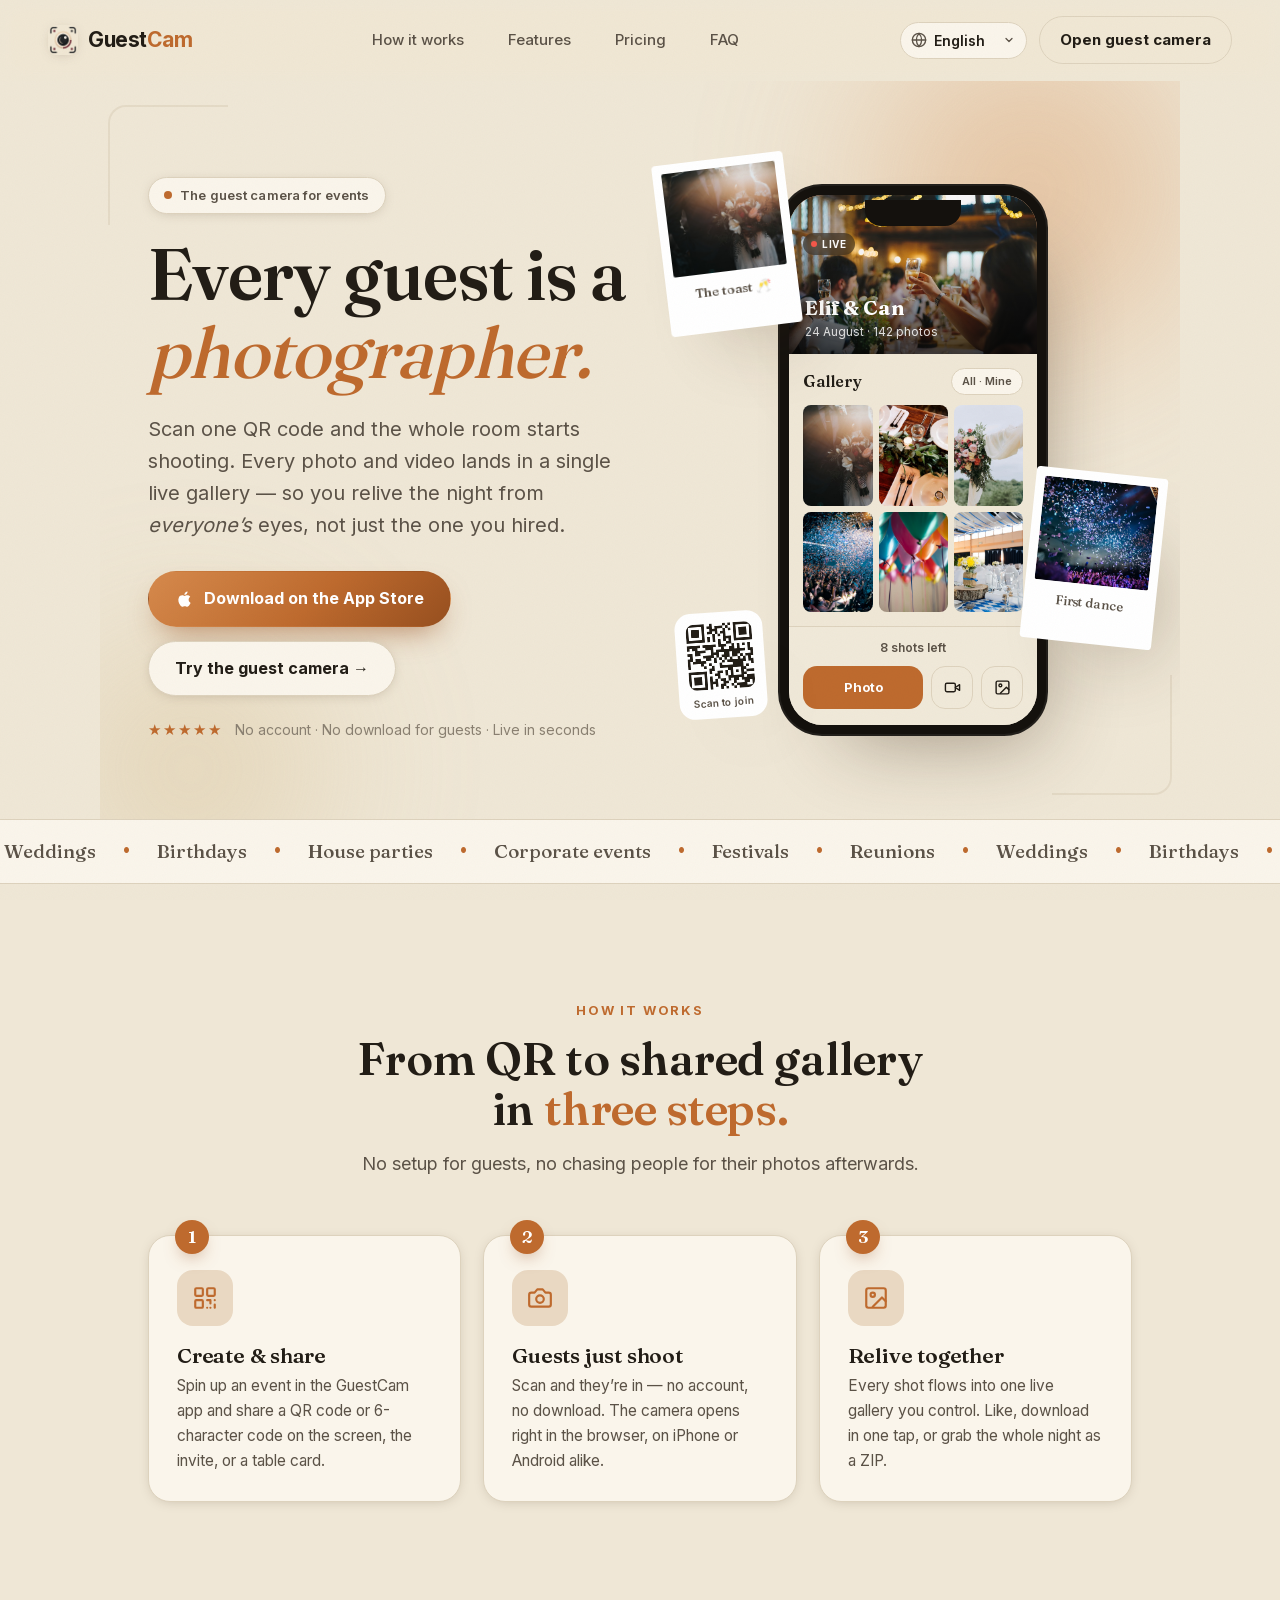
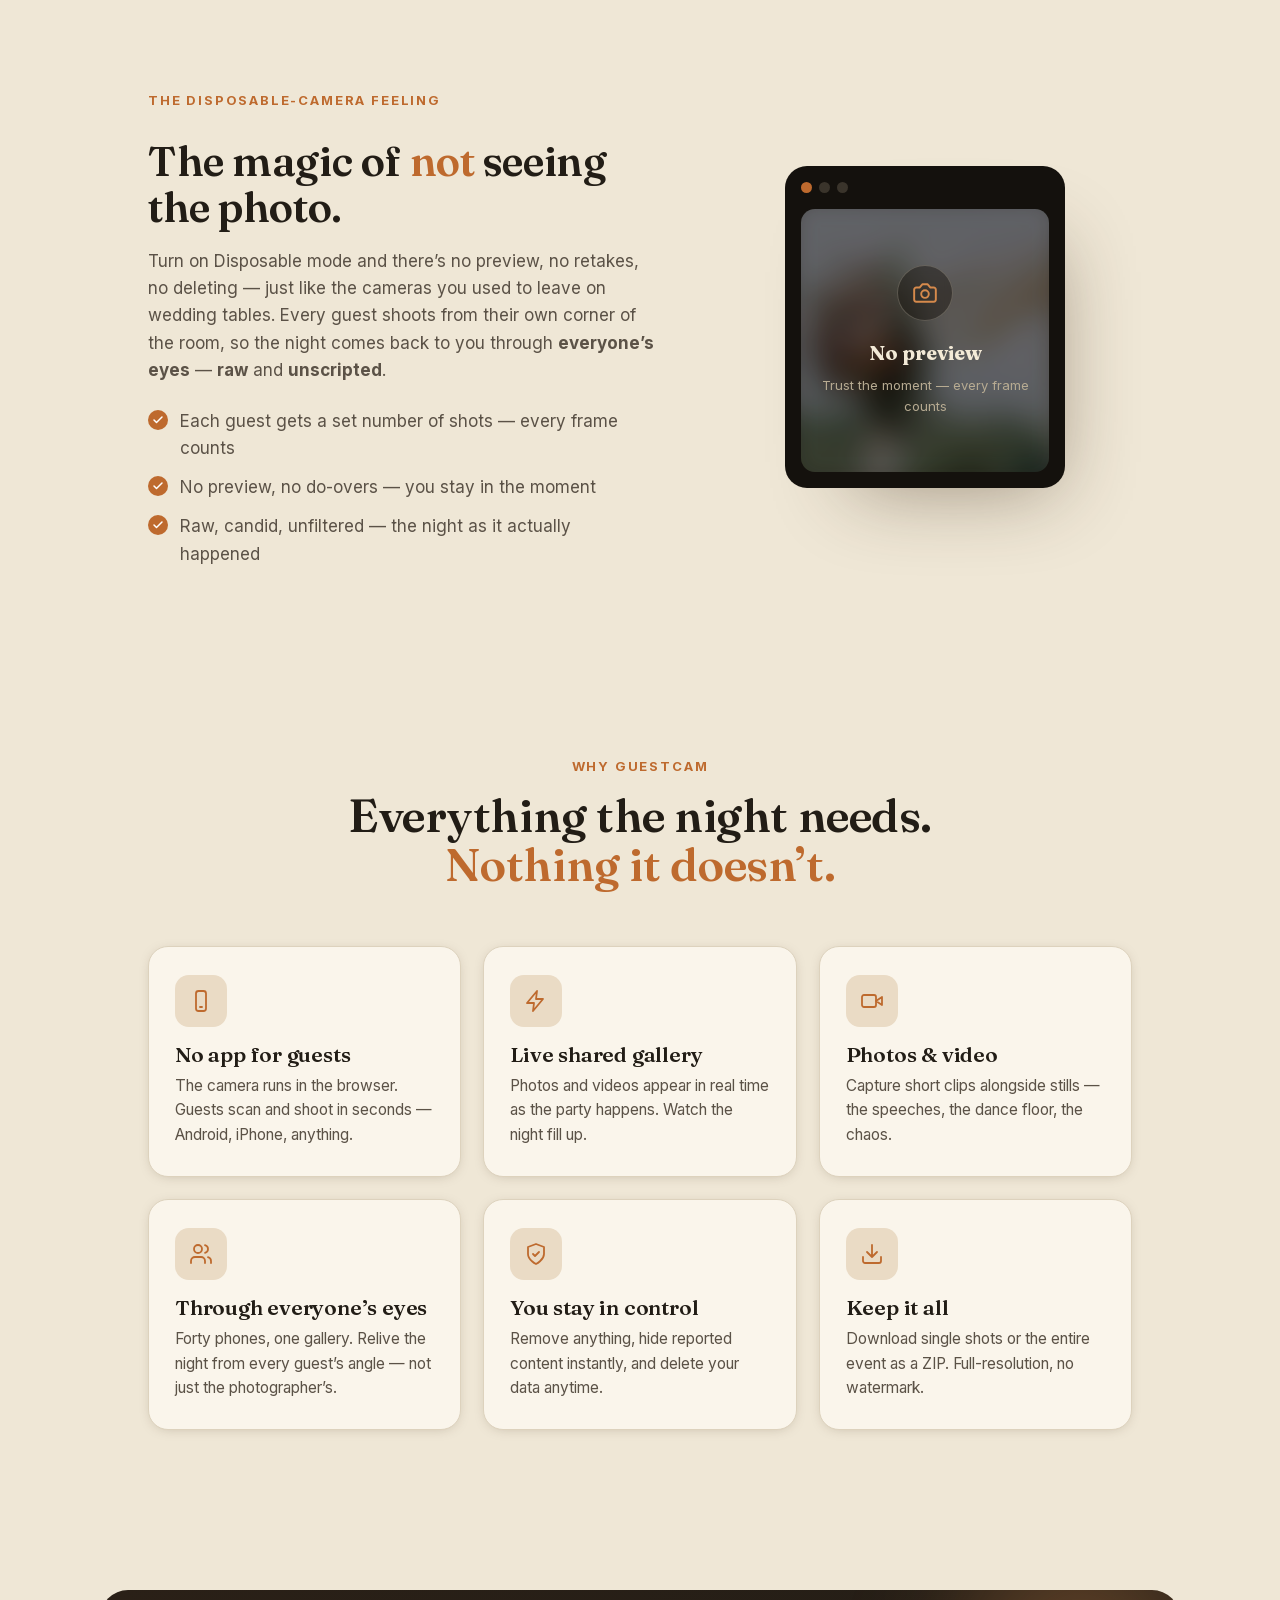
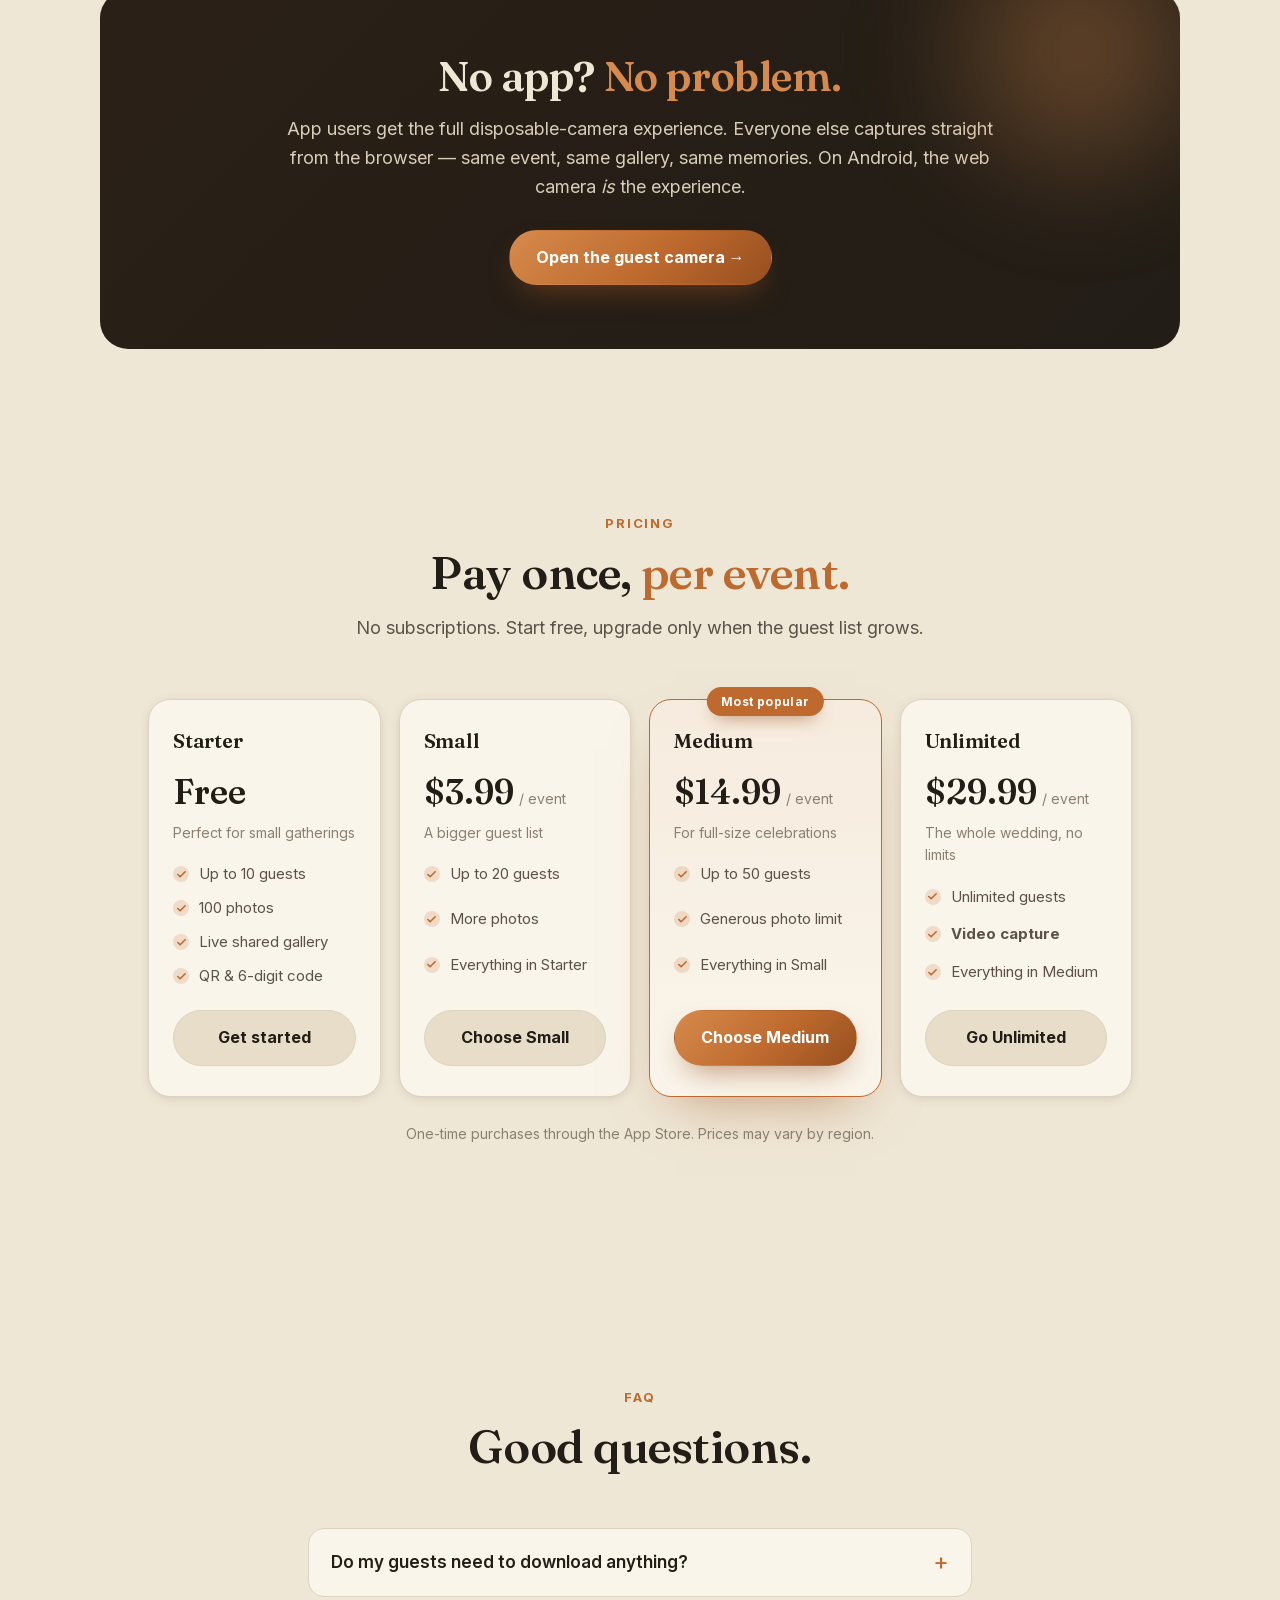
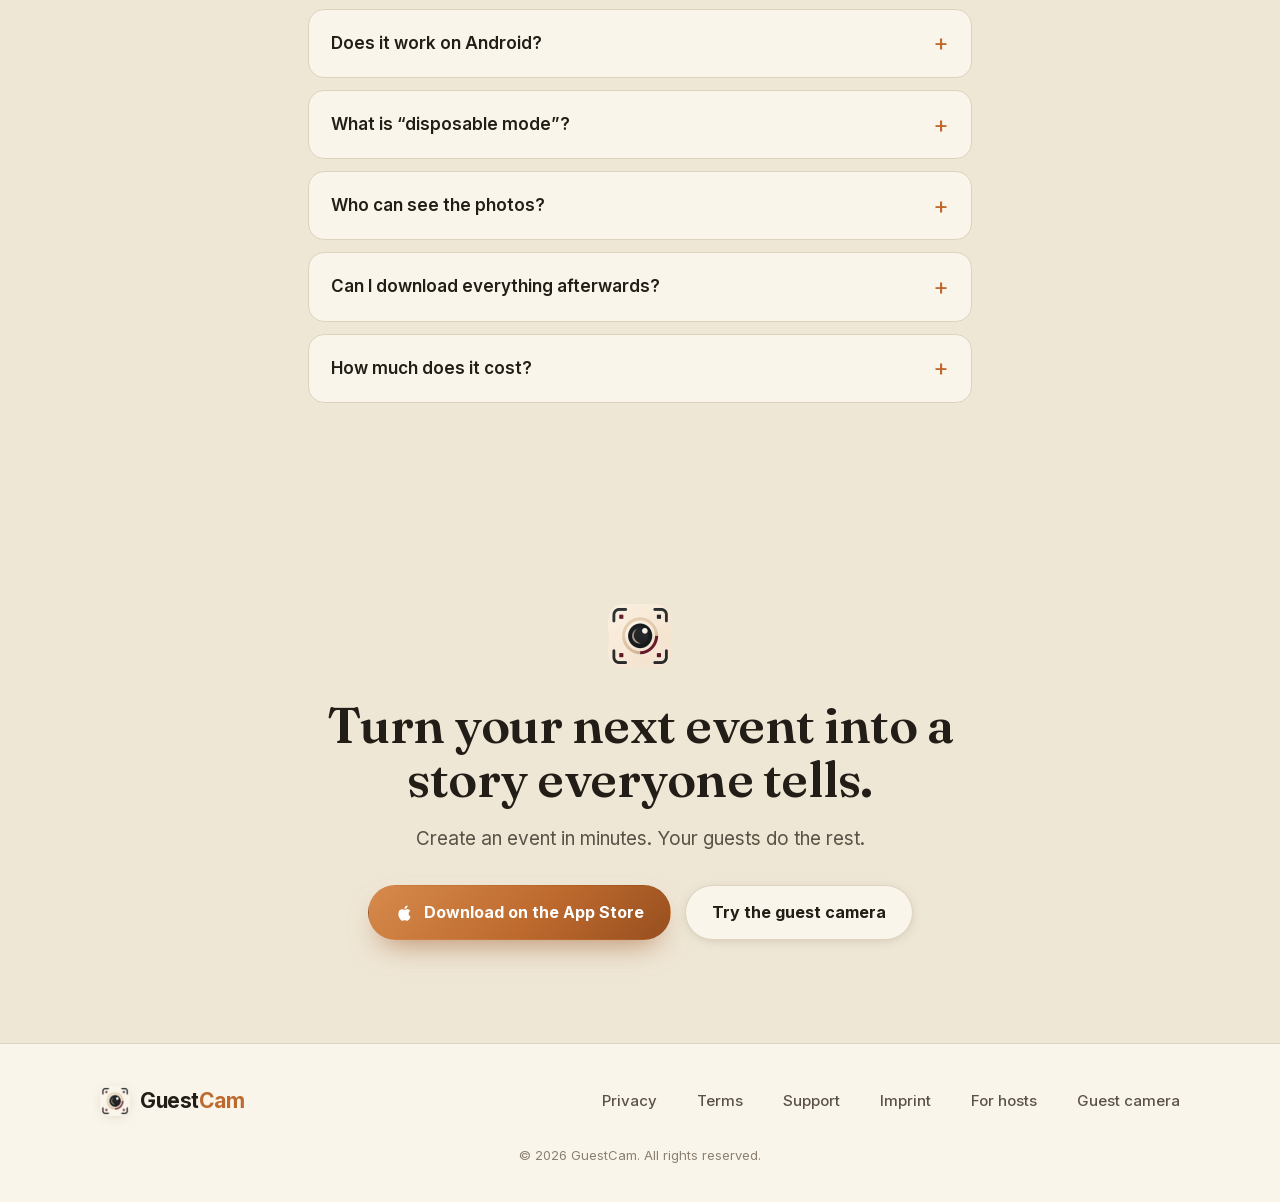
<file: index.html>
<!DOCTYPE html>
<html lang="en">
<head>
  <meta charset="UTF-8" />
  <meta name="viewport" content="width=device-width, initial-scale=1.0" />
  <title>GuestCam — Every guest is a photographer</title>
  <meta name="description" content="GuestCam turns every event guest into a photographer. Scan a QR, shoot from the browser or app, and relive the whole night in one shared, live gallery. Perfect for weddings, parties and birthdays." />

  <meta property="og:title" content="GuestCam — Every guest is a photographer" />
  <meta property="og:description" content="Scan a QR, capture the night, relive every moment together. No download required." />
  <meta property="og:type" content="website" />
  <meta property="og:url" content="https://guestcam.store/" />
  <meta property="og:image" content="https://guestcam.store/app-icon.png" />
  <meta name="theme-color" content="#EFE7D6" />

  <link rel="icon" href="guestmark.png" />
  <link rel="apple-touch-icon" href="app-icon.png" />

  <!-- Fonts are self-hosted rather than loaded from fonts.googleapis.com, which
       would send every visitor's IP address to Google before consent. -->
  <link rel="preload" href="/fonts/inter-6aa8d83d.woff2" as="font" type="font/woff2" crossorigin />
  <link rel="stylesheet" href="/fonts.css" />

  <link rel="stylesheet" href="style.css" />
  <script src="i18n.js" defer></script>
</head>
<body>
  <!-- ───────────────────────── Header ───────────────────────── -->
  <header class="site" id="top">
    <a class="brand" href="#top" aria-label="GuestCam home">
      <img src="guestmark.png" alt="" class="brand-mark" />
      <span>Guest<span class="amber">Cam</span></span>
    </a>
    <nav class="nav-links">
      <a href="#how" data-i18n="nav.how">How it works</a>
      <a href="#features" data-i18n="nav.features">Features</a>
      <a href="#pricing" data-i18n="nav.pricing">Pricing</a>
      <a href="#faq" data-i18n="nav.faq">FAQ</a>
    </nav>
    <div class="nav-cta">
      <div class="lang-picker">
        <svg class="lang-globe" viewBox="0 0 24 24" width="16" height="16" fill="none" stroke="currentColor" stroke-width="2" stroke-linecap="round" stroke-linejoin="round" aria-hidden="true"><circle cx="12" cy="12" r="10"/><path d="M2 12h20M12 2a15.3 15.3 0 0 1 4 10 15.3 15.3 0 0 1-4 10 15.3 15.3 0 0 1-4-10 15.3 15.3 0 0 1 4-10Z"/></svg>
        <select id="lang-select" aria-label="Language">
          <option value="en">English</option>
          <option value="tr">Türkçe</option>
          <option value="es">Español</option>
          <option value="fr">Français</option>
          <option value="de">Deutsch</option>
        </select>
      </div>
      <a class="btn btn-ghost" href="app/" data-i18n="nav.openCamera">Open guest camera</a>
    </div>
  </header>

  <!-- ───────────────────────── Hero ───────────────────────── -->
  <section class="hero">
    <div class="hero-bg" aria-hidden="true">
      <span class="glow glow-a"></span>
      <span class="glow glow-b"></span>
      <span class="frame frame-tl"></span>
      <span class="frame frame-br"></span>
    </div>

    <div class="hero-inner">
      <div class="hero-copy reveal">
        <span class="eyebrow"><span class="dot"></span> <span data-i18n="hero.eyebrow">The guest camera for events</span></span>
        <h1 data-i18n="hero.title">Every guest is a<br /><span class="ink-serif amber">photographer.</span></h1>
        <p class="lede" data-i18n="hero.lede">Scan one QR code and the whole room starts shooting. Every photo and video lands in a single live gallery — so you relive the night from <em>everyone's</em> eyes, not just the one you hired.</p>

        <div class="hero-actions">
          <a class="btn btn-primary" href="https://apps.apple.com/tr/app/guestcam-event-photos/id6777402204" rel="noopener">
            <svg viewBox="0 0 24 24" width="20" height="20" aria-hidden="true"><path fill="currentColor" d="M16.36 12.78c-.02-2.3 1.88-3.4 1.96-3.46-1.07-1.56-2.73-1.78-3.32-1.8-1.41-.14-2.76.83-3.48.83-.72 0-1.82-.81-3-.79-1.54.02-2.96.9-3.75 2.28-1.6 2.78-.41 6.89 1.15 9.15.76 1.1 1.67 2.34 2.86 2.3 1.15-.05 1.58-.74 2.97-.74 1.38 0 1.77.74 2.98.72 1.23-.02 2.01-1.12 2.76-2.23.87-1.28 1.23-2.52 1.25-2.58-.03-.01-2.4-.92-2.42-3.65zM14.13 5.84c.64-.78 1.07-1.85.95-2.93-.92.04-2.04.61-2.7 1.38-.59.68-1.11 1.78-.97 2.83 1.03.08 2.08-.52 2.72-1.28z"/></svg>
            <span data-i18n="cta.appstore">Download on the App Store</span>
          </a>
          <a class="btn btn-secondary" href="app/" data-i18n="hero.tryCamera">Try the guest camera →</a>
        </div>

        <div class="hero-trust">
          <span class="badge-row" aria-hidden="true">★★★★★</span>
          <span data-i18n="hero.trust">No account · No download for guests · Live in seconds</span>
        </div>
      </div>

      <!-- Phone mockup -->
      <div class="hero-art reveal" aria-hidden="true">
        <div class="phone">
          <div class="phone-notch"></div>
          <div class="phone-screen">
            <div class="m-cover">
              <img src="img/sparkler.jpg" alt="" />
              <span class="m-cover-grad"></span>
              <span class="m-live"><i></i><span data-i18n="mock.live">Live</span></span>
              <div class="m-cover-text">
                <h3>Elif &amp; Can</h3>
                <p data-i18n="mock.coverMeta">24 August · 142 photos</p>
              </div>
            </div>
            <div class="m-body">
              <div class="m-row">
                <span class="m-label" data-i18n="mock.gallery">Gallery</span>
                <span class="m-pill" data-i18n="mock.allMine">All · Mine</span>
              </div>
              <div class="m-grid">
                <img src="img/wedding-1.jpg" alt="" />
                <img src="img/toast.jpg" alt="" />
                <img src="img/couple-sunset.jpg" alt="" />
                <img src="img/friends-1.jpg" alt="" />
                <img src="img/party-1.jpg" alt="" />
                <img src="img/couple-1.jpg" alt="" />
              </div>
            </div>
            <div class="m-capture">
              <span class="m-shots" data-i18n="mock.shots">8 shots left</span>
              <div class="m-capture-row">
                <span class="m-btn-photo" data-i18n="mock.photo">Photo</span>
                <span class="m-btn-icon">
                  <svg viewBox="0 0 24 24" width="17" height="17" fill="none" stroke="currentColor" stroke-width="2" stroke-linecap="round" stroke-linejoin="round"><path d="m22 8-6 4 6 4V8Z"/><rect x="2" y="6" width="14" height="12" rx="2"/></svg>
                </span>
                <span class="m-btn-icon">
                  <svg viewBox="0 0 24 24" width="17" height="17" fill="none" stroke="currentColor" stroke-width="2" stroke-linecap="round" stroke-linejoin="round"><rect x="3" y="3" width="18" height="18" rx="2"/><circle cx="9" cy="9" r="2"/><path d="m21 15-3.5-3.5L9 20"/></svg>
                </span>
              </div>
            </div>
          </div>
        </div>

        <figure class="polaroid pol-1"><img src="img/wedding-1.jpg" alt="" /><figcaption data-i18n="mock.toast">The toast 🥂</figcaption></figure>
        <figure class="polaroid pol-2"><img src="img/party-2.jpg" alt="" /><figcaption data-i18n="mock.firstDance">First dance</figcaption></figure>

        <div class="qr-chip">
          <img src="img/qr.png" alt="" />
          <small data-i18n="mock.scan">Scan to join</small>
        </div>
      </div>
    </div>
  </section>

  <!-- ───────────────────────── Marquee / trust ───────────────────────── -->
  <section class="strip">
    <div class="strip-track">
      <span data-i18n="cat.weddings">Weddings</span><i>•</i><span data-i18n="cat.birthdays">Birthdays</span><i>•</i><span data-i18n="cat.house">House parties</span><i>•</i>
      <span data-i18n="cat.corporate">Corporate events</span><i>•</i><span data-i18n="cat.festivals">Festivals</span><i>•</i><span data-i18n="cat.reunions">Reunions</span><i>•</i>
      <span data-i18n="cat.weddings">Weddings</span><i>•</i><span data-i18n="cat.birthdays">Birthdays</span><i>•</i><span data-i18n="cat.house">House parties</span><i>•</i>
      <span data-i18n="cat.corporate">Corporate events</span><i>•</i><span data-i18n="cat.festivals">Festivals</span><i>•</i><span data-i18n="cat.reunions">Reunions</span><i>•</i>
    </div>
  </section>

  <!-- ───────────────────────── How it works ───────────────────────── -->
  <section class="section" id="how">
    <div class="section-head reveal">
      <span class="kicker" data-i18n="how.kicker">How it works</span>
      <h2 data-i18n="how.title">From QR to shared gallery in <span class="amber">three steps.</span></h2>
      <p data-i18n="how.sub">No setup for guests, no chasing people for their photos afterwards.</p>
    </div>

    <div class="steps">
      <article class="step reveal">
        <span class="step-no">1</span>
        <div class="step-icon">
          <svg viewBox="0 0 24 24" width="26" height="26" fill="none" stroke="currentColor" stroke-width="2" stroke-linecap="round" stroke-linejoin="round"><rect x="3" y="3" width="7" height="7" rx="1"/><rect x="14" y="3" width="7" height="7" rx="1"/><rect x="3" y="14" width="7" height="7" rx="1"/><path d="M14 14h3v3M21 14v.01M17 21h.01M21 21v-3M14 21h.01"/></svg>
        </div>
        <h3 data-i18n="how.s1t">Create &amp; share</h3>
        <p data-i18n="how.s1d">Spin up an event in the GuestCam app and share a QR code or 6-character code on the screen, the invite, or a table card.</p>
      </article>

      <article class="step reveal">
        <span class="step-no">2</span>
        <div class="step-icon">
          <svg viewBox="0 0 24 24" width="26" height="26" fill="none" stroke="currentColor" stroke-width="2" stroke-linecap="round" stroke-linejoin="round"><path d="M14.5 4h-5L7 7H4a2 2 0 0 0-2 2v9a2 2 0 0 0 2 2h16a2 2 0 0 0 2-2V9a2 2 0 0 0-2-2h-3l-2.5-3Z"/><circle cx="12" cy="13" r="3.5"/></svg>
        </div>
        <h3 data-i18n="how.s2t">Guests just shoot</h3>
        <p data-i18n="how.s2d">Scan and they're in — no account, no download. The camera opens right in the browser, on iPhone or Android alike.</p>
      </article>

      <article class="step reveal">
        <span class="step-no">3</span>
        <div class="step-icon">
          <svg viewBox="0 0 24 24" width="26" height="26" fill="none" stroke="currentColor" stroke-width="2" stroke-linecap="round" stroke-linejoin="round"><rect x="3" y="3" width="18" height="18" rx="2"/><circle cx="9" cy="9" r="2"/><path d="m21 15-3.5-3.5L9 20"/></svg>
        </div>
        <h3 data-i18n="how.s3t">Relive together</h3>
        <p data-i18n="how.s3d">Every shot flows into one live gallery you control. Like, download in one tap, or grab the whole night as a ZIP.</p>
      </article>
    </div>
  </section>

  <!-- ───────────────────────── Feature: disposable ───────────────────────── -->
  <section class="feature-split">
    <div class="fs-copy reveal">
      <span class="kicker" data-i18n="disp.kicker">The disposable-camera feeling</span>
      <h2 data-i18n="disp.title">The magic of <span class="amber">not</span> seeing the photo.</h2>
      <p data-i18n="disp.body">Turn on Disposable mode and there’s no preview, no retakes, no deleting — just like the cameras you used to leave on wedding tables. Every guest shoots from their own corner of the room, so the night comes back to you through <strong>everyone’s eyes</strong> — <strong>raw</strong> and <strong>unscripted</strong>.</p>
      <ul class="ticks">
        <li data-i18n="disp.t1">Each guest gets a set number of shots — every frame counts</li>
        <li data-i18n="disp.t2">No preview, no do-overs — you stay in the moment</li>
        <li data-i18n="disp.t3">Raw, candid, unfiltered — the night as it actually happened</li>
      </ul>
    </div>
    <div class="fs-art reveal" aria-hidden="true">
      <div class="reveal-card">
        <div class="reveal-top">
          <span class="film-dot"></span><span class="film-dot"></span><span class="film-dot"></span>
        </div>
        <div class="developing">
          <img src="img/couple-sunset.jpg" alt="" />
          <span class="dev-shutter">
            <svg viewBox="0 0 24 24" width="26" height="26" fill="none" stroke="currentColor" stroke-width="1.8" stroke-linecap="round" stroke-linejoin="round"><path d="M14.5 4h-5L7 7H4a2 2 0 0 0-2 2v9a2 2 0 0 0 2 2h16a2 2 0 0 0 2-2V9a2 2 0 0 0-2-2h-3l-2.5-3Z"/><circle cx="12" cy="13" r="3.5"/></svg>
          </span>
          <b data-i18n="disp.developing">No preview</b>
          <small data-i18n="disp.revealAt">Trust the moment — every frame counts</small>
        </div>
      </div>
    </div>
  </section>

  <!-- ───────────────────────── Features grid ───────────────────────── -->
  <section class="section" id="features">
    <div class="section-head reveal">
      <span class="kicker" data-i18n="feat.kicker">Why GuestCam</span>
      <h2 data-i18n="feat.title">Everything the night needs.<br /><span class="amber">Nothing it doesn't.</span></h2>
    </div>

    <div class="grid">
      <article class="card reveal">
        <div class="card-icon"><svg viewBox="0 0 24 24" width="24" height="24" fill="none" stroke="currentColor" stroke-width="1.8" stroke-linecap="round" stroke-linejoin="round"><rect x="7" y="2" width="10" height="20" rx="2.5"/><path d="M11 18h2"/></svg></div>
        <h3 data-i18n="feat.c1t">No app for guests</h3>
        <p data-i18n="feat.c1d">The camera runs in the browser. Guests scan and shoot in seconds — Android, iPhone, anything.</p>
      </article>
      <article class="card reveal">
        <div class="card-icon"><svg viewBox="0 0 24 24" width="24" height="24" fill="none" stroke="currentColor" stroke-width="1.8" stroke-linecap="round" stroke-linejoin="round"><path d="M13 2 3 14h7l-1 8 10-12h-7l1-8Z"/></svg></div>
        <h3 data-i18n="feat.c2t">Live shared gallery</h3>
        <p data-i18n="feat.c2d">Photos and videos appear in real time as the party happens. Watch the night fill up.</p>
      </article>
      <article class="card reveal">
        <div class="card-icon"><svg viewBox="0 0 24 24" width="24" height="24" fill="none" stroke="currentColor" stroke-width="1.8" stroke-linecap="round" stroke-linejoin="round"><path d="m22 8-6 4 6 4V8Z"/><rect x="2" y="6" width="14" height="12" rx="2"/></svg></div>
        <h3 data-i18n="feat.c3t">Photos &amp; video</h3>
        <p data-i18n="feat.c3d">Capture short clips alongside stills — the speeches, the dance floor, the chaos.</p>
      </article>
      <article class="card reveal">
        <div class="card-icon"><svg viewBox="0 0 24 24" width="24" height="24" fill="none" stroke="currentColor" stroke-width="1.8" stroke-linecap="round" stroke-linejoin="round"><path d="M16 21v-2a4 4 0 0 0-4-4H6a4 4 0 0 0-4 4v2"/><circle cx="9" cy="7" r="4"/><path d="M22 21v-2a4 4 0 0 0-3-3.87M16 3.13a4 4 0 0 1 0 7.75"/></svg></div>
        <h3 data-i18n="feat.c4t">Through everyone’s eyes</h3>
        <p data-i18n="feat.c4d">Forty phones, one gallery. Relive the night from every guest’s angle — not just the photographer’s.</p>
      </article>
      <article class="card reveal">
        <div class="card-icon"><svg viewBox="0 0 24 24" width="24" height="24" fill="none" stroke="currentColor" stroke-width="1.8" stroke-linecap="round" stroke-linejoin="round"><path d="M12 22s8-4 8-10V5l-8-3-8 3v7c0 6 8 10 8 10Z"/><path d="m9 12 2 2 4-4"/></svg></div>
        <h3 data-i18n="feat.c5t">You stay in control</h3>
        <p data-i18n="feat.c5d">Remove anything, hide reported content instantly, and delete your data anytime.</p>
      </article>
      <article class="card reveal">
        <div class="card-icon"><svg viewBox="0 0 24 24" width="24" height="24" fill="none" stroke="currentColor" stroke-width="1.8" stroke-linecap="round" stroke-linejoin="round"><path d="M21 15v4a2 2 0 0 1-2 2H5a2 2 0 0 1-2-2v-4M7 10l5 5 5-5M12 15V3"/></svg></div>
        <h3 data-i18n="feat.c6t">Keep it all</h3>
        <p data-i18n="feat.c6d">Download single shots or the entire event as a ZIP. Full-resolution, no watermark.</p>
      </article>
    </div>
  </section>

  <!-- ───────────────────────── No app banner ───────────────────────── -->
  <section class="banner reveal">
    <div class="banner-inner">
      <h2 data-i18n="banner.title">No app? <span class="amber">No problem.</span></h2>
      <p data-i18n="banner.body">App users get the full disposable-camera experience. Everyone else captures straight from the browser — same event, same gallery, same memories. On Android, the web camera <em>is</em> the experience.</p>
      <a class="btn btn-primary" href="app/" data-i18n="banner.cta">Open the guest camera →</a>
    </div>
  </section>

  <!-- ───────────────────────── Pricing ───────────────────────── -->
  <section class="section" id="pricing">
    <div class="section-head reveal">
      <span class="kicker" data-i18n="price.kicker">Pricing</span>
      <h2 data-i18n="price.title">Pay once, <span class="amber">per event.</span></h2>
      <p data-i18n="price.sub">No subscriptions. Start free, upgrade only when the guest list grows.</p>
    </div>

    <div class="plans">
      <article class="plan reveal">
        <h3 data-i18n="price.p1name">Starter</h3>
        <div class="price"><span class="amount" data-i18n="price.free">Free</span></div>
        <p class="plan-sub" data-i18n="price.p1sub">Perfect for small gatherings</p>
        <ul>
          <li data-i18n="price.p1f1">Up to 10 guests</li>
          <li data-i18n="price.p1f2">100 photos</li>
          <li data-i18n="price.p1f3">Live shared gallery</li>
          <li data-i18n="price.p1f4">QR &amp; 6-digit code</li>
        </ul>
        <a class="btn btn-soft" href="#get" data-i18n="price.p1cta">Get started</a>
      </article>

      <article class="plan reveal">
        <h3 data-i18n="price.p2name">Small</h3>
        <div class="price"><span class="amount">$3.99</span><span class="per" data-i18n="price.per">/ event</span></div>
        <p class="plan-sub" data-i18n="price.p2sub">A bigger guest list</p>
        <ul>
          <li data-i18n="price.p2f1">Up to 20 guests</li>
          <li data-i18n="price.p2f2">More photos</li>
          <li data-i18n="price.p2f3">Everything in Starter</li>
        </ul>
        <a class="btn btn-soft" href="#get" data-i18n="price.p2cta">Choose Small</a>
      </article>

      <article class="plan plan-pop reveal">
        <span class="plan-tag" data-i18n="price.popular">Most popular</span>
        <h3 data-i18n="price.p3name">Medium</h3>
        <div class="price"><span class="amount">$14.99</span><span class="per" data-i18n="price.per">/ event</span></div>
        <p class="plan-sub" data-i18n="price.p3sub">For full-size celebrations</p>
        <ul>
          <li data-i18n="price.p3f1">Up to 50 guests</li>
          <li data-i18n="price.p3f2">Generous photo limit</li>
          <li data-i18n="price.p3f3">Everything in Small</li>
        </ul>
        <a class="btn btn-primary" href="#get" data-i18n="price.p3cta">Choose Medium</a>
      </article>

      <article class="plan reveal">
        <h3 data-i18n="price.p4name">Unlimited</h3>
        <div class="price"><span class="amount">$29.99</span><span class="per" data-i18n="price.per">/ event</span></div>
        <p class="plan-sub" data-i18n="price.p4sub">The whole wedding, no limits</p>
        <ul>
          <li data-i18n="price.p4f1">Unlimited guests</li>
          <li data-i18n="price.p4f2"><strong>Video capture</strong></li>
          <li data-i18n="price.p4f3">Everything in Medium</li>
        </ul>
        <a class="btn btn-soft" href="#get" data-i18n="price.p4cta">Go Unlimited</a>
      </article>
    </div>
    <p class="plans-foot reveal" data-i18n="price.foot">One-time purchases through the App Store. Prices may vary by region.</p>
  </section>

  <!-- ───────────────────────── FAQ ───────────────────────── -->
  <section class="section narrow" id="faq">
    <div class="section-head reveal">
      <span class="kicker" data-i18n="faq.kicker">FAQ</span>
      <h2 data-i18n="faq.title">Good questions.</h2>
    </div>

    <div class="faq reveal">
      <details>
        <summary data-i18n="faq.q1">Do my guests need to download anything?</summary>
        <p data-i18n="faq.a1">No. Guests scan the QR (or enter the 6-digit code) and the camera opens right in their browser — no account, no install. The host uses the GuestCam app to create and manage the event.</p>
      </details>
      <details>
        <summary data-i18n="faq.q2">Does it work on Android?</summary>
        <p data-i18n="faq.a2">Yes. The guest camera runs in any modern mobile browser, so Android and iPhone guests share the same gallery. On Android, the web camera is the full experience.</p>
      </details>
      <details>
        <summary data-i18n="faq.q3">What is "disposable mode"?</summary>
        <p data-i18n="faq.a3">It recreates the classic disposable camera: no preview, no retakes and no deleting, with a limited number of shots per guest — so every frame is candid and counts.</p>
      </details>
      <details>
        <summary data-i18n="faq.q4">Who can see the photos?</summary>
        <p data-i18n="faq.a4">Only people who joined your event. Knowing the event link isn’t enough — access is tied to joining. You stay in control and can remove anything from the gallery at any time.</p>
      </details>
      <details>
        <summary data-i18n="faq.q5">Can I download everything afterwards?</summary>
        <p data-i18n="faq.a5">Yes. Download individual photos and videos, select multiple, or grab the entire event as a ZIP — full resolution, no watermark.</p>
      </details>
      <details>
        <summary data-i18n="faq.q6">How much does it cost?</summary>
        <p data-i18n="faq.a6">Start free for small gatherings. Larger events are a one-time purchase per event — no subscriptions. See <a href="#pricing">pricing</a> above.</p>
      </details>
    </div>
  </section>

  <!-- ───────────────────────── Final CTA ───────────────────────── -->
  <section class="cta" id="get">
    <div class="cta-inner reveal">
      <img src="app-icon.png" alt="" class="cta-mark" />
      <h2 data-i18n="final.title">Turn your next event into a story everyone tells.</h2>
      <p data-i18n="final.sub">Create an event in minutes. Your guests do the rest.</p>
      <div class="hero-actions center">
        <a class="btn btn-primary" href="https://apps.apple.com/tr/app/guestcam-event-photos/id6777402204" rel="noopener">
          <svg viewBox="0 0 24 24" width="20" height="20" aria-hidden="true"><path fill="currentColor" d="M16.36 12.78c-.02-2.3 1.88-3.4 1.96-3.46-1.07-1.56-2.73-1.78-3.32-1.8-1.41-.14-2.76.83-3.48.83-.72 0-1.82-.81-3-.79-1.54.02-2.96.9-3.75 2.28-1.6 2.78-.41 6.89 1.15 9.15.76 1.1 1.67 2.34 2.86 2.3 1.15-.05 1.58-.74 2.97-.74 1.38 0 1.77.74 2.98.72 1.23-.02 2.01-1.12 2.76-2.23.87-1.28 1.23-2.52 1.25-2.58-.03-.01-2.4-.92-2.42-3.65zM14.13 5.84c.64-.78 1.07-1.85.95-2.93-.92.04-2.04.61-2.7 1.38-.59.68-1.11 1.78-.97 2.83 1.03.08 2.08-.52 2.72-1.28z"/></svg>
          <span data-i18n="cta.appstore">Download on the App Store</span>
        </a>
        <a class="btn btn-secondary" href="app/" data-i18n="final.tryCamera">Try the guest camera</a>
      </div>
    </div>
  </section>

  <!-- ───────────────────────── Footer ───────────────────────── -->
  <footer class="footer">
    <div class="footer-inner">
      <a class="brand" href="#top">
        <img src="guestmark.png" alt="" class="brand-mark" />
        <span>Guest<span class="amber">Cam</span></span>
      </a>
      <nav class="footer-links">
        <a href="privacy.html" data-i18n="footer.privacy">Privacy</a>
        <a href="terms.html" data-i18n="footer.terms">Terms</a>
        <a href="support.html" data-i18n="footer.support">Support</a>
        <a href="imprint.html">Imprint</a>
        <a href="host-guide.html">For hosts</a>
        <a href="app/" data-i18n="footer.camera">Guest camera</a>
      </nav>
    </div>
    <p class="copyright" data-i18n="footer.copy">© 2026 GuestCam. All rights reserved.</p>
  </footer>

  <script>
    // Scroll-reveal — gentle fade/rise as sections enter the viewport.
    const io = new IntersectionObserver((entries) => {
      for (const e of entries) {
        if (e.isIntersecting) { e.target.classList.add('in'); io.unobserve(e.target); }
      }
    }, { threshold: 0.12, rootMargin: '0px 0px -40px 0px' });
    document.querySelectorAll('.reveal').forEach((el, i) => {
      el.style.setProperty('--d', (i % 4) * 70 + 'ms');
      io.observe(el);
    });

    // Header shadow once the page scrolls.
    const header = document.querySelector('header.site');
    addEventListener('scroll', () => header.classList.toggle('scrolled', scrollY > 8), { passive: true });
  </script>
</body>
</html>
</file>
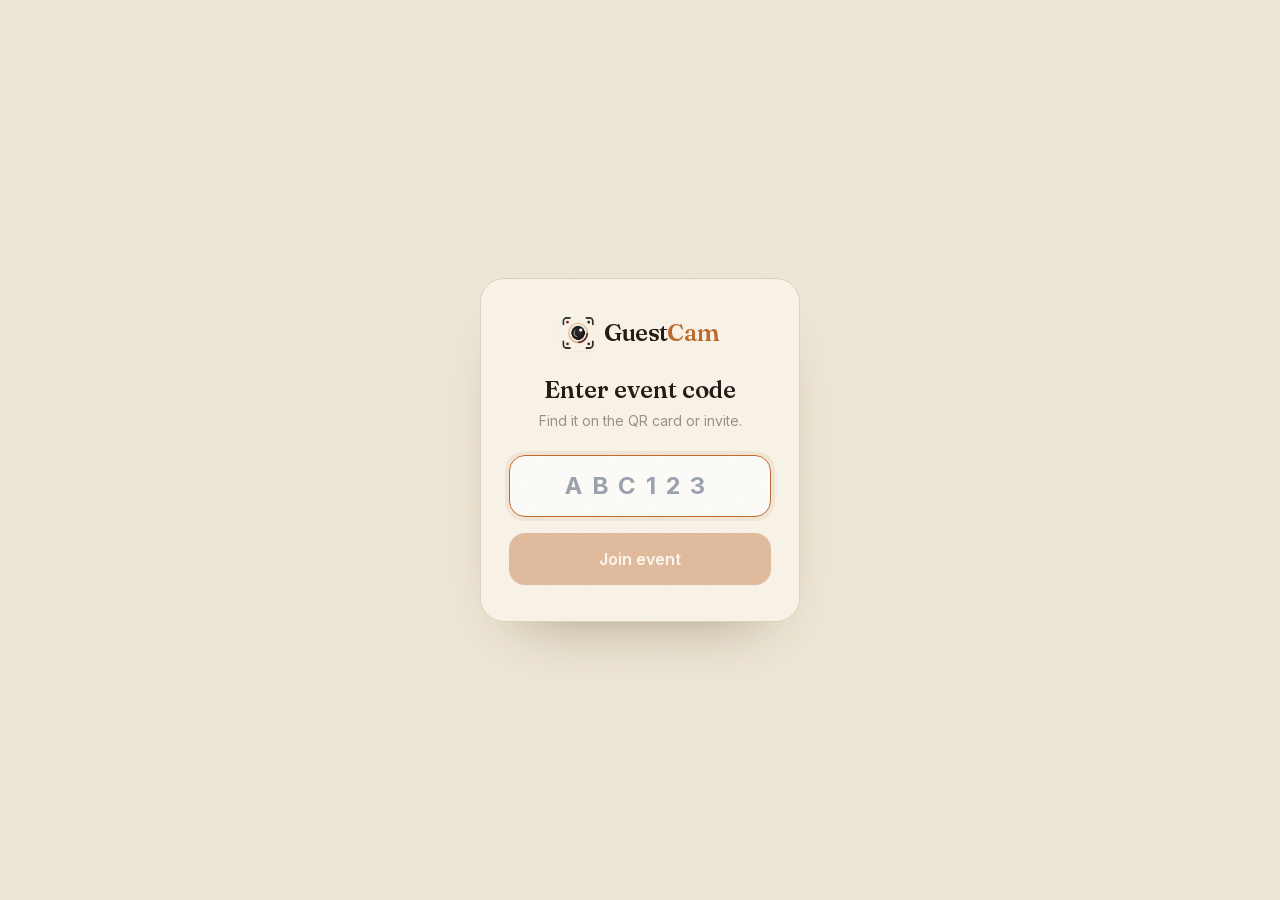
<file: app/index.html>
<!doctype html>
<html lang="en">
  <head>
    <meta charset="UTF-8" />
    <meta name="viewport" content="width=device-width, initial-scale=1.0, maximum-scale=1.0, viewport-fit=cover" />
    <meta name="theme-color" content="#EFE7D6" />
    <title>GuestCam</title>
    <!-- Fonts are self-hosted, not fetched from fonts.googleapis.com: loading them
         from Google sends every guest's IP address to a third party before the
         page has asked for anything, which needs consent under EU rules. The
         woff2 files live in web/public/fonts/ and ship with the app. -->
    <link rel="preload" href="/app/fonts/inter-6aa8d83d.woff2" as="font" type="font/woff2" crossorigin />
    <link rel="stylesheet" href="/app/fonts.css" />
    <script type="module" crossorigin src="/app/assets/index-Dj_0Mz4I.js"></script>
    <link rel="stylesheet" crossorigin href="/app/assets/index-BJIuuDaz.css">
  </head>
  <body>
    <div id="root"></div>
  </body>
</html>
</file>
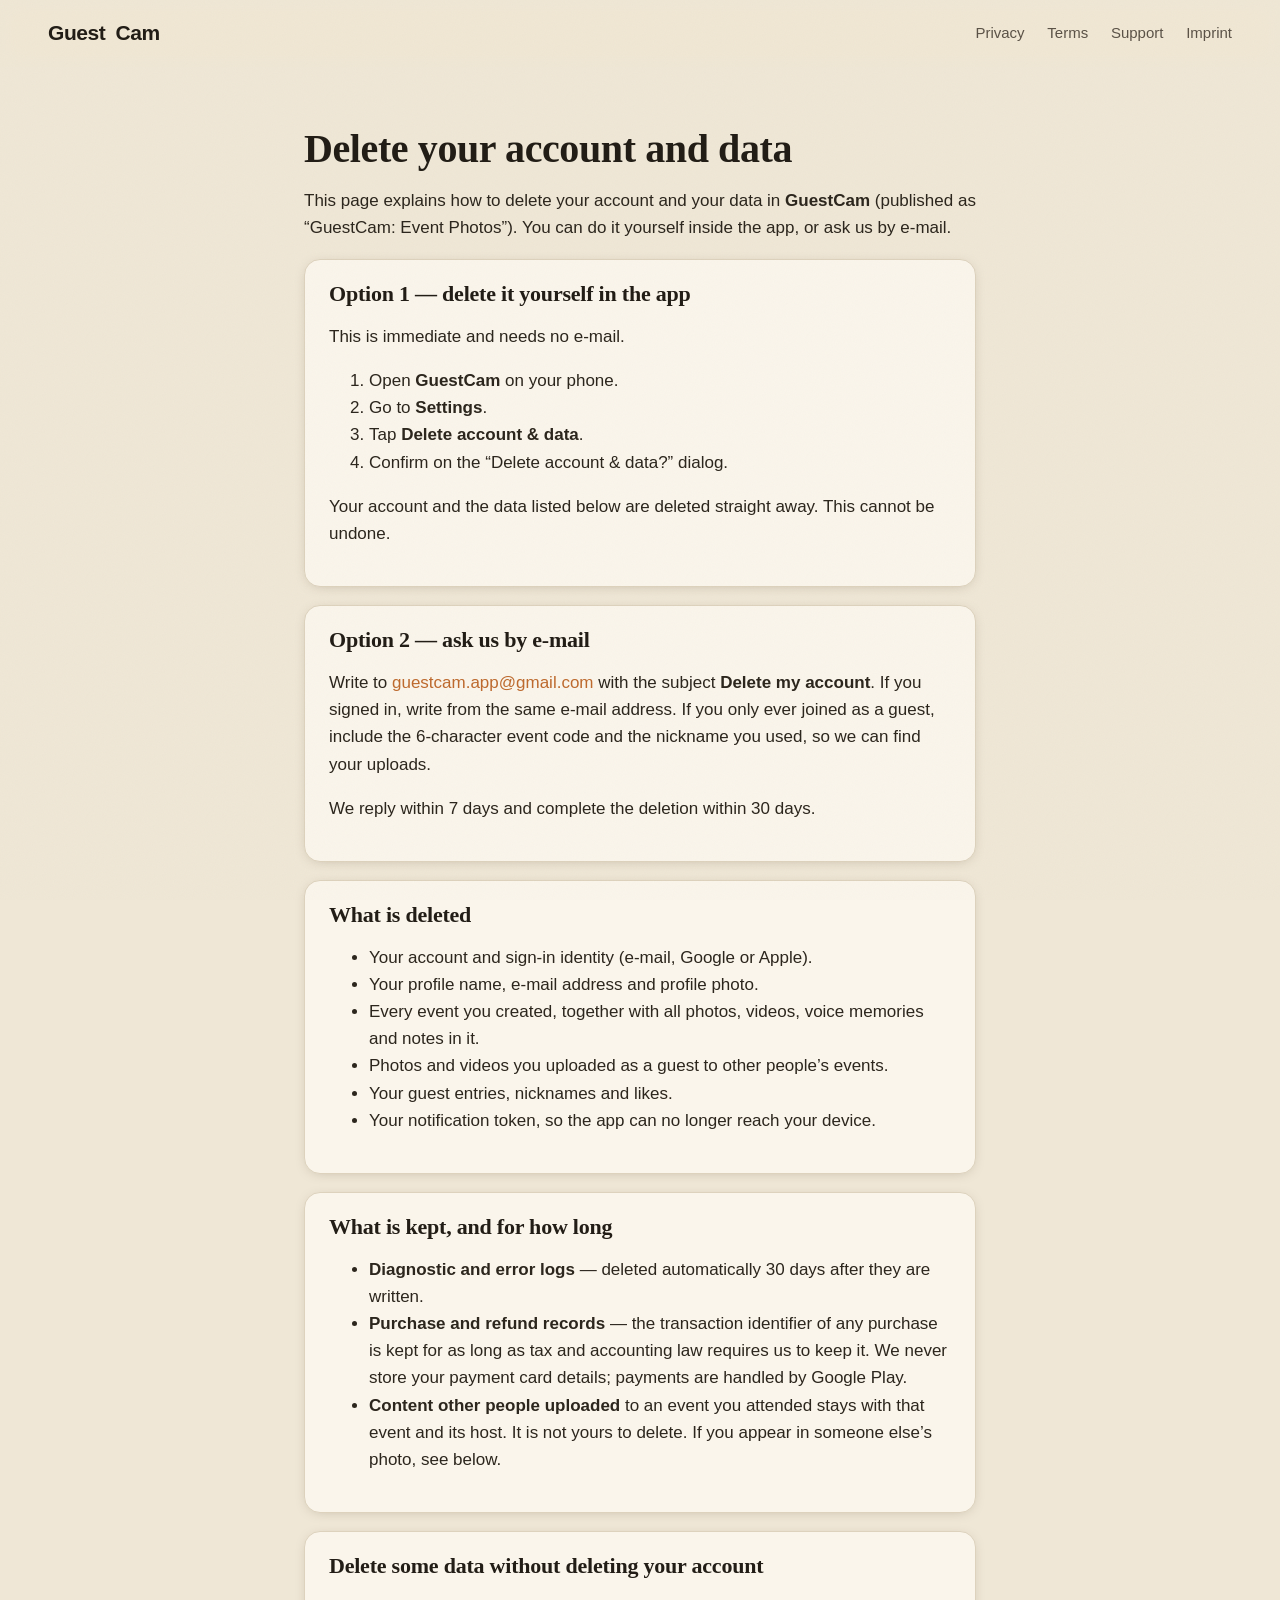
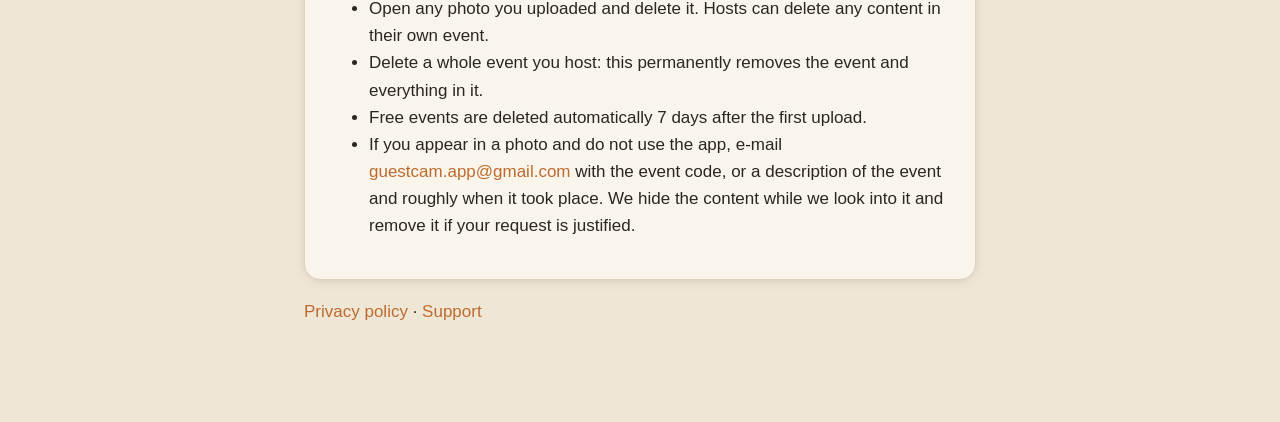
<file: delete-account.html>
<!DOCTYPE html>
<html lang="en">
<head>
  <meta charset="UTF-8" />
  <meta name="viewport" content="width=device-width, initial-scale=1.0" />
  <title>GuestCam — Delete your account and data</title>
  <link rel="stylesheet" href="style.css" />
</head>
<body>
  <header class="site">
    <a class="brand" href="index.html">Guest<span>Cam</span></a>
    <nav>
      <a href="privacy.html">Privacy</a>
      <a href="terms.html">Terms</a>
      <a href="support.html">Support</a>
      <a href="imprint.html">Imprint</a>
    </nav>
  </header>

  <div class="wrap">
    <h1>Delete your account and data</h1>
    <p>This page explains how to delete your account and your data in <strong>GuestCam</strong>
       (published as “GuestCam: Event Photos”). You can do it yourself inside the app, or ask us by e-mail.</p>

    <div class="card">
      <h2>Option 1 — delete it yourself in the app</h2>
      <p>This is immediate and needs no e-mail.</p>
      <ol>
        <li>Open <strong>GuestCam</strong> on your phone.</li>
        <li>Go to <strong>Settings</strong>.</li>
        <li>Tap <strong>Delete account &amp; data</strong>.</li>
        <li>Confirm on the “Delete account &amp; data?” dialog.</li>
      </ol>
      <p>Your account and the data listed below are deleted straight away. This cannot be undone.</p>
    </div>

    <div class="card">
      <h2>Option 2 — ask us by e-mail</h2>
      <p>Write to <a href="mailto:guestcam.app@gmail.com">guestcam.app@gmail.com</a> with the subject
         <strong>Delete my account</strong>. If you signed in, write from the same e-mail address. If you only ever
         joined as a guest, include the 6-character event code and the nickname you used, so we can find your uploads.</p>
      <p>We reply within 7 days and complete the deletion within 30 days.</p>
    </div>

    <div class="card">
      <h2>What is deleted</h2>
      <ul>
        <li>Your account and sign-in identity (e-mail, Google or Apple).</li>
        <li>Your profile name, e-mail address and profile photo.</li>
        <li>Every event you created, together with all photos, videos, voice memories and notes in it.</li>
        <li>Photos and videos you uploaded as a guest to other people’s events.</li>
        <li>Your guest entries, nicknames and likes.</li>
        <li>Your notification token, so the app can no longer reach your device.</li>
      </ul>
    </div>

    <div class="card">
      <h2>What is kept, and for how long</h2>
      <ul>
        <li><strong>Diagnostic and error logs</strong> — deleted automatically 30 days after they are written.</li>
        <li><strong>Purchase and refund records</strong> — the transaction identifier of any purchase is kept for as long as
            tax and accounting law requires us to keep it. We never store your payment card details; payments are handled
            by Google Play.</li>
        <li><strong>Content other people uploaded</strong> to an event you attended stays with that event and its host.
            It is not yours to delete. If you appear in someone else’s photo, see below.</li>
      </ul>
    </div>

    <div class="card">
      <h2>Delete some data without deleting your account</h2>
      <ul>
        <li>Open any photo you uploaded and delete it. Hosts can delete any content in their own event.</li>
        <li>Delete a whole event you host: this permanently removes the event and everything in it.</li>
        <li>Free events are deleted automatically 7 days after the first upload.</li>
        <li>If you appear in a photo and do not use the app, e-mail
            <a href="mailto:guestcam.app@gmail.com">guestcam.app@gmail.com</a> with the event code, or a description of the
            event and roughly when it took place. We hide the content while we look into it and remove it if your request
            is justified.</li>
      </ul>
    </div>

    <p><a href="privacy.html">Privacy policy</a> · <a href="support.html">Support</a></p>
  </div>
</body>
</html>
</file>
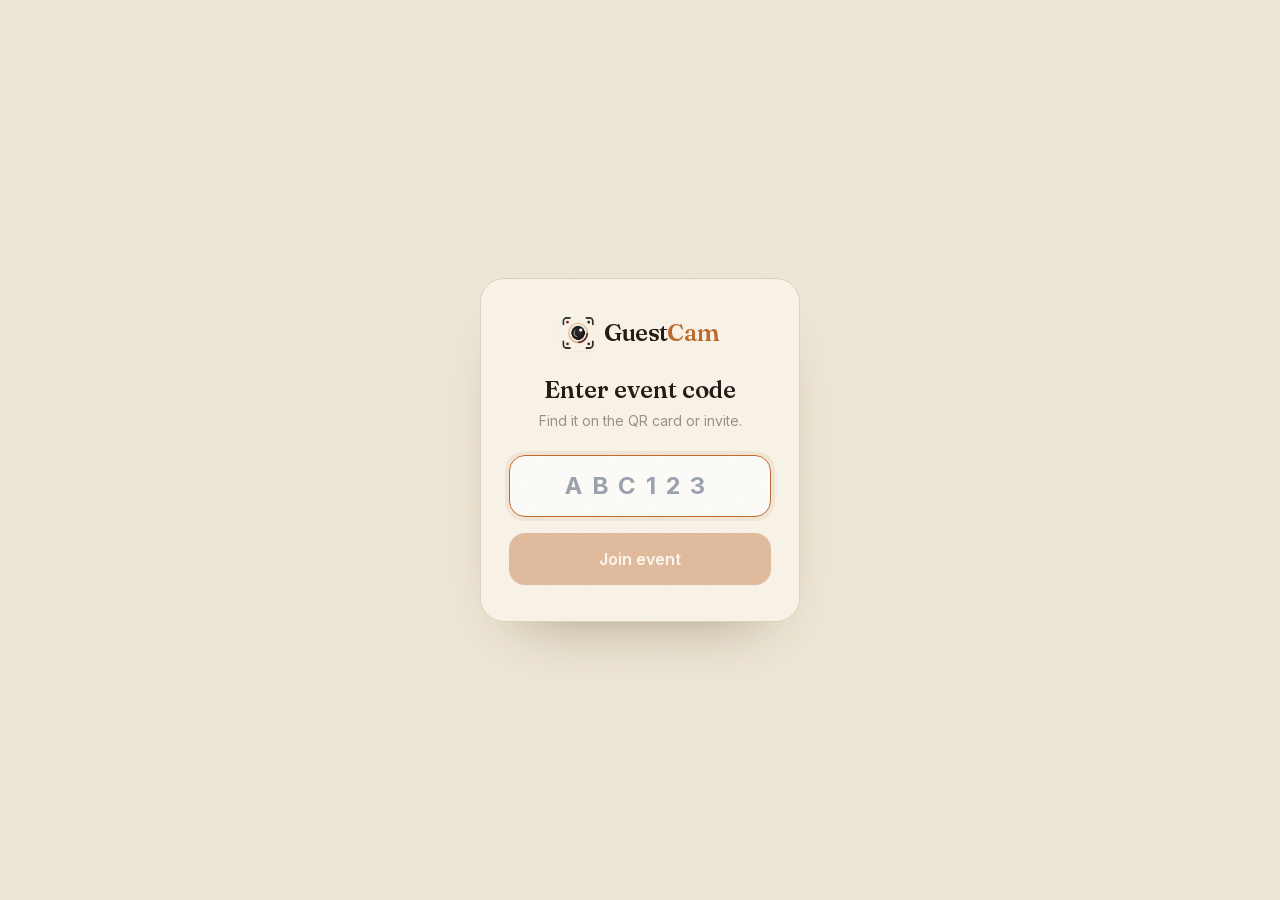
<file: e.html>
<!DOCTYPE html>
<html lang="en">
<head>
  <meta charset="UTF-8" />
  <meta name="viewport" content="width=device-width, initial-scale=1.0" />
  <title>Join event — GuestCam</title>
  <link rel="stylesheet" href="style.css" />
</head>
<body>
  <header class="site">
    <a class="brand" href="index.html">Guest<span>Cam</span></a>
    <nav><a href="support.html">Support</a></nav>
  </header>

  <div class="wrap" style="text-align:center;">
    <h1 style="margin-top:40px;">You're invited 🎉</h1>

    <div class="card" style="margin-top:20px;">
      <p class="muted" style="letter-spacing:2px;margin:0;font-size:13px;">EVENT CODE</p>
      <p id="code" style="font-size:40px;font-weight:800;letter-spacing:8px;margin:6px 0;">——————</p>
    </div>

    <p id="loading" class="muted" style="margin-top:28px;">Opening your event…</p>

    <div id="choice" style="display:none;margin-top:24px;">
      <!-- Primary: just get in. The web app works fully — add photos, see the
           gallery — with no download and no risk of a broken custom-scheme link. -->
      <a id="webBtn" class="btn" href="app/">Continue in browser</a>

      <!-- Secondary: a real App Store link (never errors). -->
      <a id="appStoreBtn" class="btn"
         style="margin-top:12px;background:transparent;border:1px solid currentColor;"
         href="https://apps.apple.com/app/id6777402204">Get the app</a>

      <!-- Opt-in: only people who already have the app tap this, so the custom
           scheme is never triggered for someone without it. Falls back to the
           store if the app doesn't open. -->
      <p style="margin-top:18px;">
        <a id="openAppLink" href="#" class="muted" style="font-size:14px;text-decoration:underline;">
          Already have the app? Open it →
        </a>
      </p>
    </div>

    <footer>
      <a href="privacy.html">Privacy</a> ·
      <a href="terms.html">Terms</a> ·
      <a href="support.html">Support</a>
    </footer>
  </div>

  <script>
    (function () {
      // Smart single-QR entry:
      //  • iPhone  → a clear, error-free choice: continue on web (primary), get
      //    the app, or — only if they already have it — open the app.
      //  • Android / desktop → straight to the web guest app.
      var APP_STORE_URL = 'https://apps.apple.com/app/id6777402204';

      var params = new URLSearchParams(window.location.search);
      var code = (params.get('code') || '').toUpperCase().replace(/[^A-Z0-9]/g, '').slice(0, 6);
      if (code) document.getElementById('code').textContent = code;

      var web = 'app/' + (code ? '?code=' + encodeURIComponent(code) : '');
      var deep = 'guestcam://guest/join?code=' + encodeURIComponent(code);
      var isIOS = /iPad|iPhone|iPod/.test(navigator.userAgent)
        || (navigator.platform === 'MacIntel' && navigator.maxTouchPoints > 1);

      document.getElementById('webBtn').setAttribute('href', web);

      if (!isIOS) {
        window.location.replace(web);
        return;
      }

      // iPhone: show the choice (no auto deep-link, so no "address invalid" error).
      document.getElementById('loading').style.display = 'none';
      document.getElementById('choice').style.display = 'block';

      // Opt-in app open: try the app; if it doesn't take over within ~1.2s,
      // send them to the App Store instead.
      document.getElementById('openAppLink').addEventListener('click', function (e) {
        e.preventDefault();
        var start = Date.now();
        var fallback = setTimeout(function () {
          if (Date.now() - start < 2000) window.location.href = APP_STORE_URL;
        }, 1200);
        document.addEventListener('visibilitychange', function () {
          if (document.hidden) clearTimeout(fallback);
        });
        window.location.href = deep;
      });
    })();
  </script>
</body>
</html>
</file>
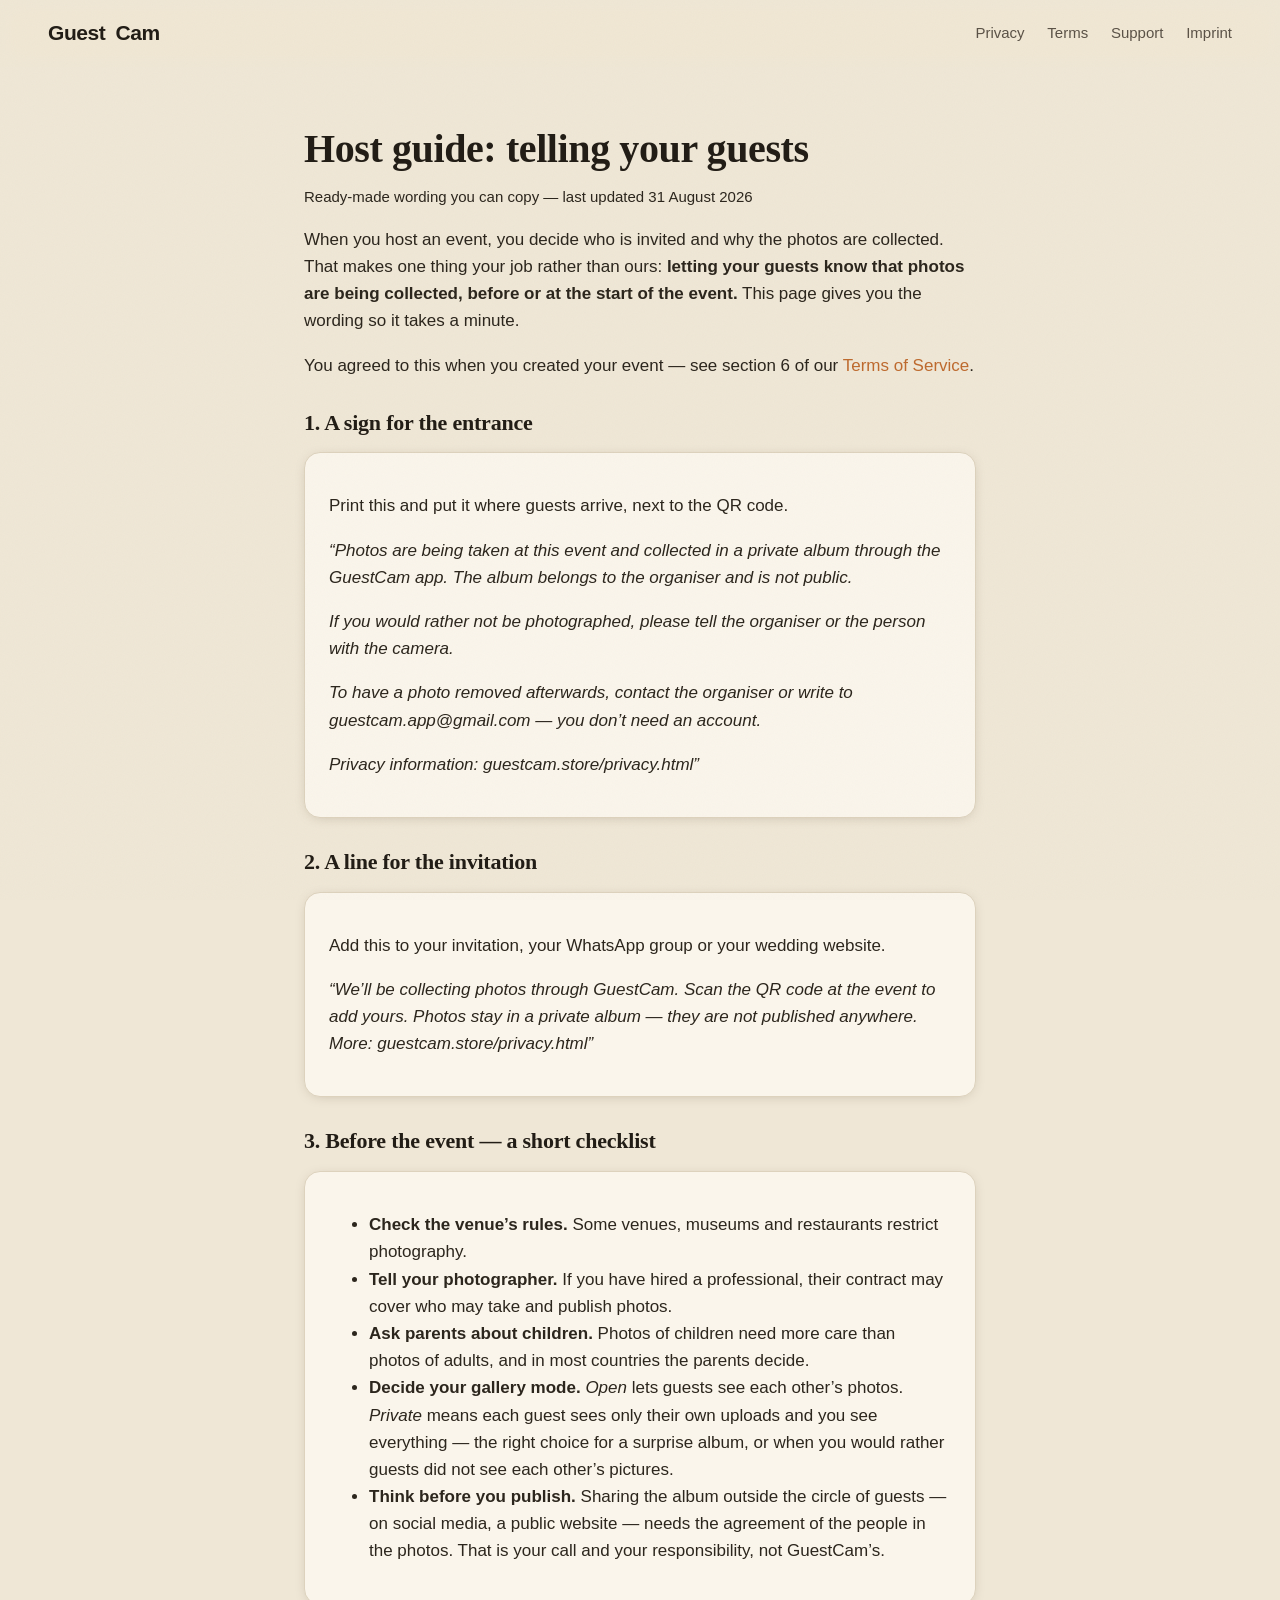
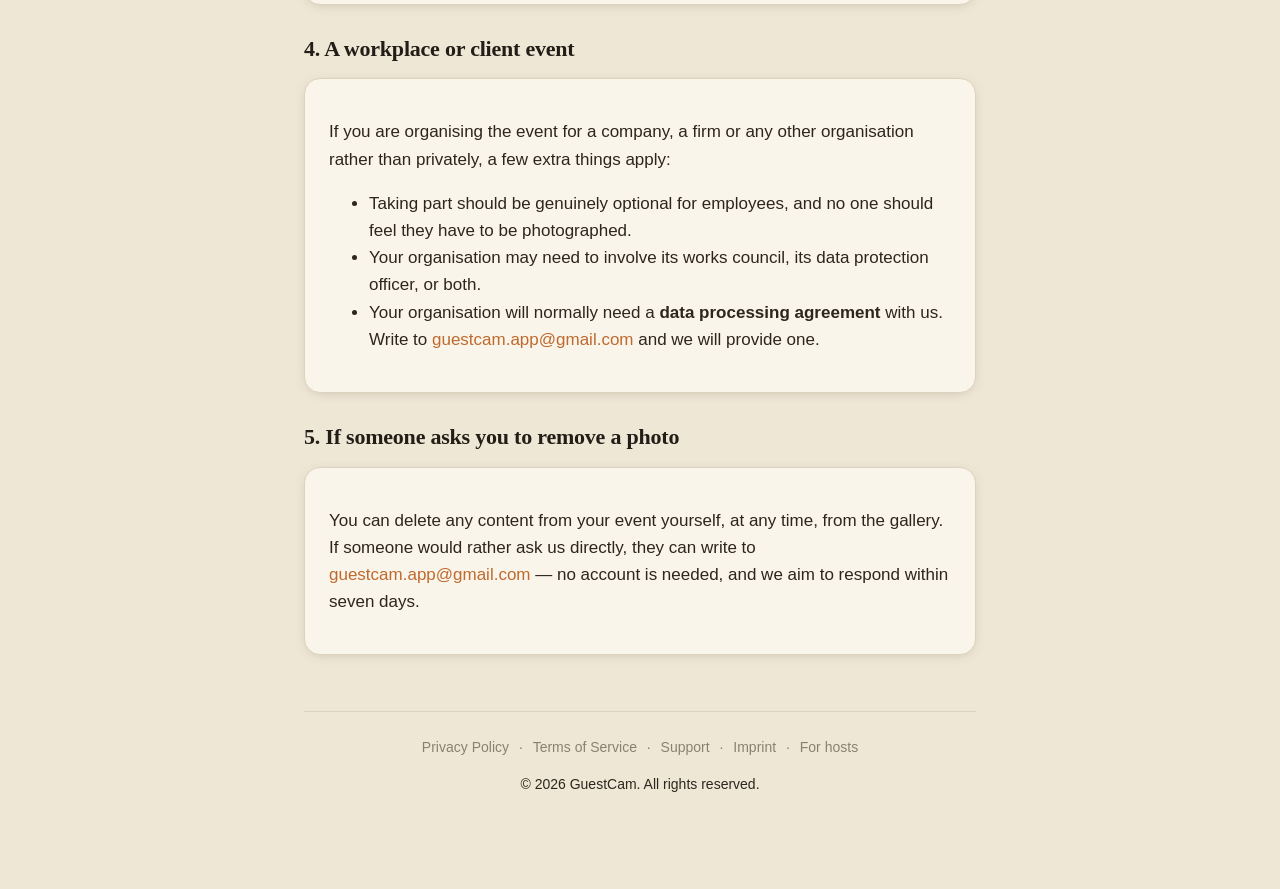
<file: host-guide.html>
<!DOCTYPE html>
<html lang="en">
<head>
  <meta charset="UTF-8" />
  <meta name="viewport" content="width=device-width, initial-scale=1.0" />
  <title>GuestCam — Host Guide</title>
  <link rel="stylesheet" href="style.css" />
</head>
<body>
  <header class="site">
    <a class="brand" href="index.html">Guest<span>Cam</span></a>
    <nav>
      <a href="privacy.html">Privacy</a>
      <a href="terms.html">Terms</a>
      <a href="support.html">Support</a>
      <a href="imprint.html">Imprint</a>
    </nav>
  </header>

  <div class="wrap">
    <h1>Host guide: telling your guests</h1>
    <p class="muted">Ready-made wording you can copy — last updated 31 August 2026</p>

    <p>When you host an event, you decide who is invited and why the photos are collected. That makes one thing your job rather than ours: <strong>letting your guests know that photos are being collected, before or at the start of the event.</strong> This page gives you the wording so it takes a minute.</p>

    <p>You agreed to this when you created your event — see section 6 of our <a href="terms.html">Terms of Service</a>.</p>

    <h2>1. A sign for the entrance</h2>
    <div class="card">
      <p>Print this and put it where guests arrive, next to the QR code.</p>
      <p><em>“Photos are being taken at this event and collected in a private album through the GuestCam app. The album belongs to the organiser and is not public.</em></p>
      <p><em>If you would rather not be photographed, please tell the organiser or the person with the camera.</em></p>
      <p><em>To have a photo removed afterwards, contact the organiser or write to guestcam.app@gmail.com — you don’t need an account.</em></p>
      <p><em>Privacy information: guestcam.store/privacy.html”</em></p>
    </div>

    <h2>2. A line for the invitation</h2>
    <div class="card">
      <p>Add this to your invitation, your WhatsApp group or your wedding website.</p>
      <p><em>“We’ll be collecting photos through GuestCam. Scan the QR code at the event to add yours. Photos stay in a private album — they are not published anywhere. More: guestcam.store/privacy.html”</em></p>
    </div>

    <h2>3. Before the event — a short checklist</h2>
    <div class="card">
      <ul>
        <li><strong>Check the venue’s rules.</strong> Some venues, museums and restaurants restrict photography.</li>
        <li><strong>Tell your photographer.</strong> If you have hired a professional, their contract may cover who may take and publish photos.</li>
        <li><strong>Ask parents about children.</strong> Photos of children need more care than photos of adults, and in most countries the parents decide.</li>
        <li><strong>Decide your gallery mode.</strong> <em>Open</em> lets guests see each other’s photos. <em>Private</em> means each guest sees only their own uploads and you see everything — the right choice for a surprise album, or when you would rather guests did not see each other’s pictures.</li>
        <li><strong>Think before you publish.</strong> Sharing the album outside the circle of guests — on social media, a public website — needs the agreement of the people in the photos. That is your call and your responsibility, not GuestCam’s.</li>
      </ul>
    </div>

    <h2>4. A workplace or client event</h2>
    <div class="card">
      <p>If you are organising the event for a company, a firm or any other organisation rather than privately, a few extra things apply:</p>
      <ul>
        <li>Taking part should be genuinely optional for employees, and no one should feel they have to be photographed.</li>
        <li>Your organisation may need to involve its works council, its data protection officer, or both.</li>
        <li>Your organisation will normally need a <strong>data processing agreement</strong> with us. Write to <a href="mailto:guestcam.app@gmail.com">guestcam.app@gmail.com</a> and we will provide one.</li>
      </ul>
    </div>

    <h2>5. If someone asks you to remove a photo</h2>
    <div class="card">
      <p>You can delete any content from your event yourself, at any time, from the gallery. If someone would rather ask us directly, they can write to <a href="mailto:guestcam.app@gmail.com">guestcam.app@gmail.com</a> — no account is needed, and we aim to respond within seven days.</p>
    </div>

    <footer>
      <a href="privacy.html">Privacy Policy</a> ·
      <a href="terms.html">Terms of Service</a> ·
      <a href="support.html">Support</a> ·
      <a href="imprint.html">Imprint</a> ·
      <a href="host-guide.html">For hosts</a>
      <p>© 2026 GuestCam. All rights reserved.</p>
    </footer>
  </div>
</body>
</html>
</file>
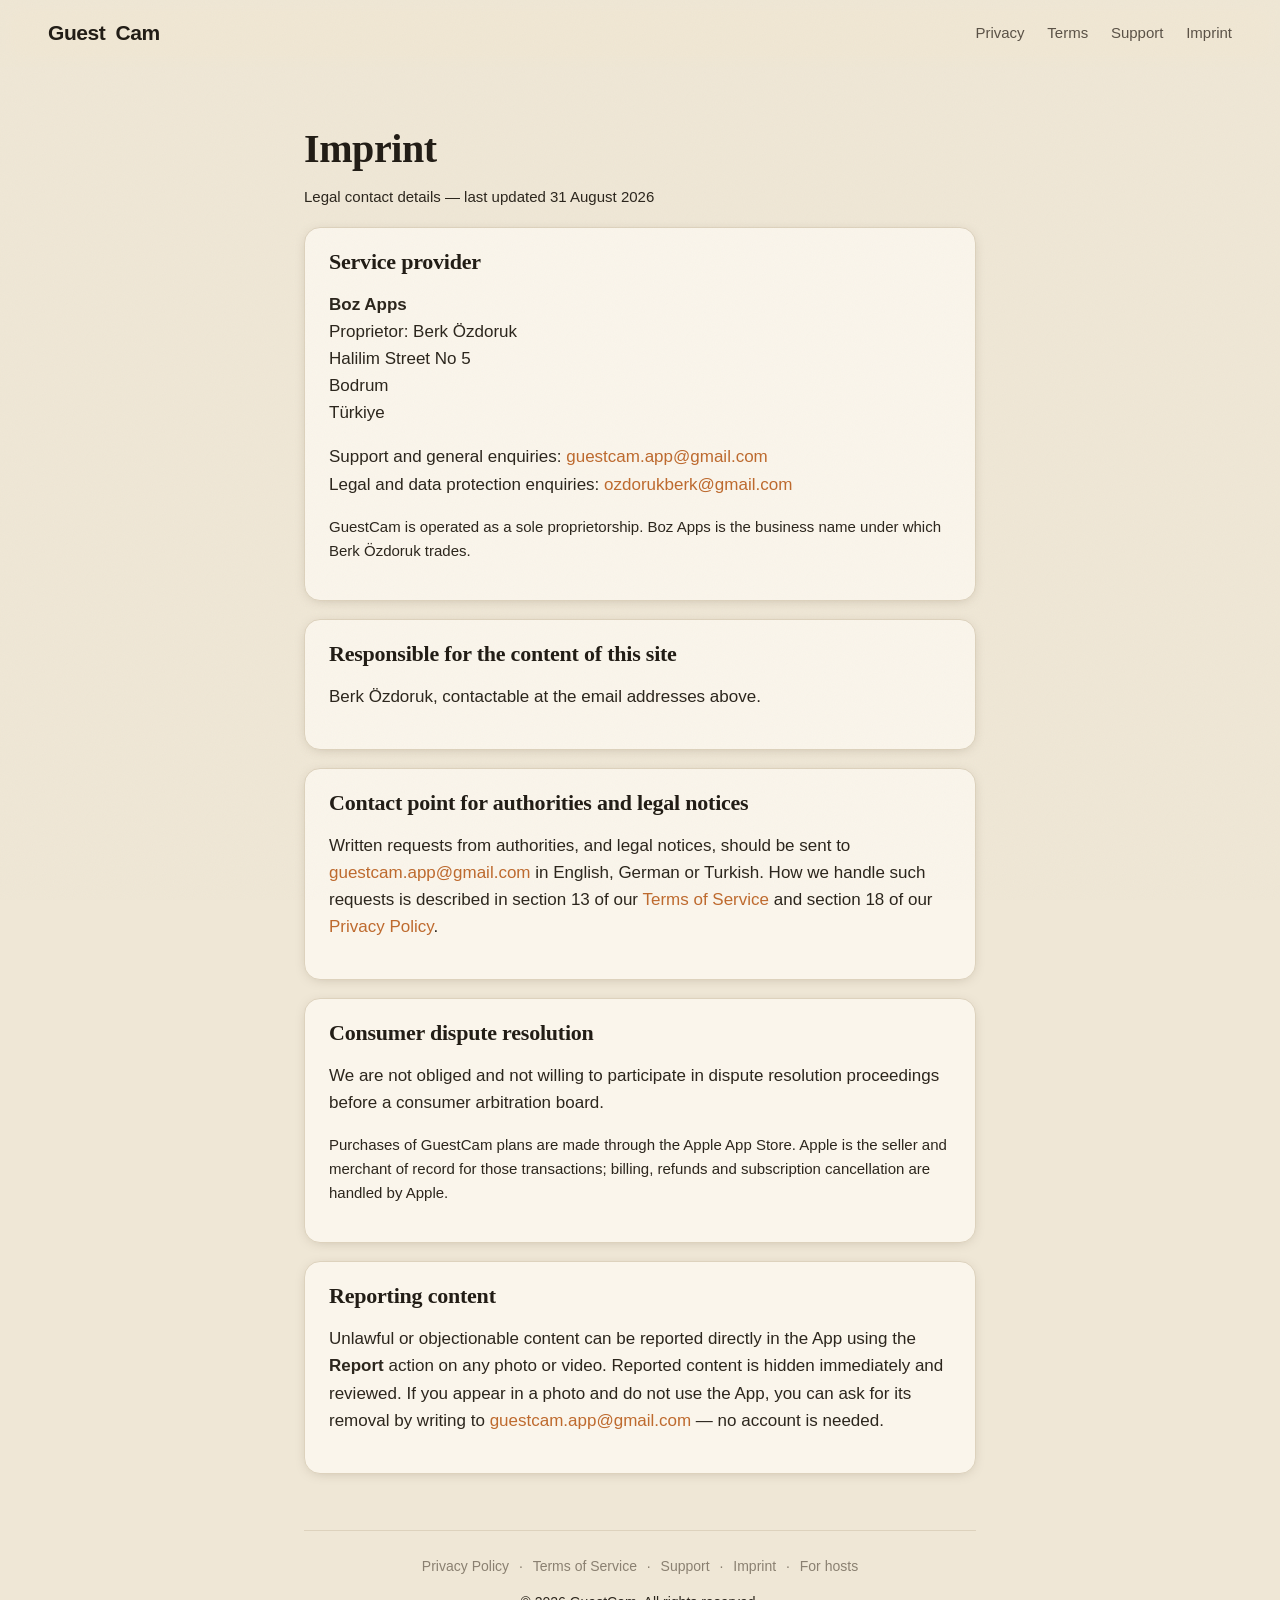
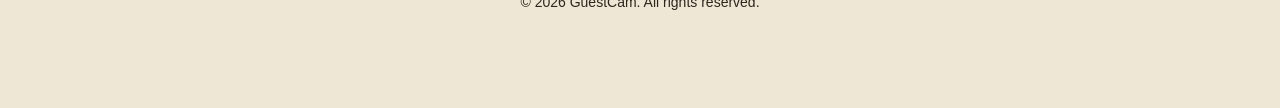
<file: imprint.html>
<!DOCTYPE html>
<html lang="en">
<head>
  <meta charset="UTF-8" />
  <meta name="viewport" content="width=device-width, initial-scale=1.0" />
  <title>GuestCam — Imprint</title>
  <link rel="stylesheet" href="style.css" />
</head>
<body>
  <header class="site">
    <a class="brand" href="index.html">Guest<span>Cam</span></a>
    <nav>
      <a href="privacy.html">Privacy</a>
      <a href="terms.html">Terms</a>
      <a href="support.html">Support</a>
      <a href="imprint.html">Imprint</a>
    </nav>
  </header>

  <div class="wrap">
    <h1>Imprint</h1>
    <p class="muted">Legal contact details — last updated 31 August 2026</p>

    <div class="card">
      <h2>Service provider</h2>
      <p>
        <strong>Boz Apps</strong><br />
        Proprietor: Berk Özdoruk<br />
        Halilim Street No 5<br />
        Bodrum<br />
        Türkiye
      </p>
      <p>
        Support and general enquiries: <a href="mailto:guestcam.app@gmail.com">guestcam.app@gmail.com</a><br />
        Legal and data protection enquiries: <a href="mailto:ozdorukberk@gmail.com">ozdorukberk@gmail.com</a>
      </p>
      <p class="muted">GuestCam is operated as a sole proprietorship. Boz Apps is the business name under which Berk Özdoruk trades.</p>
    </div>

    <div class="card">
      <h2>Responsible for the content of this site</h2>
      <p>Berk Özdoruk, contactable at the email addresses above.</p>
    </div>

    <div class="card">
      <h2>Contact point for authorities and legal notices</h2>
      <p>Written requests from authorities, and legal notices, should be sent to <a href="mailto:guestcam.app@gmail.com">guestcam.app@gmail.com</a> in English, German or Turkish. How we handle such requests is described in section 13 of our <a href="terms.html">Terms of Service</a> and section 18 of our <a href="privacy.html">Privacy Policy</a>.</p>
    </div>

    <div class="card">
      <h2>Consumer dispute resolution</h2>
      <p>We are not obliged and not willing to participate in dispute resolution proceedings before a consumer arbitration board.</p>
      <p class="muted">Purchases of GuestCam plans are made through the Apple App Store. Apple is the seller and merchant of record for those transactions; billing, refunds and subscription cancellation are handled by Apple.</p>
    </div>

    <div class="card">
      <h2>Reporting content</h2>
      <p>Unlawful or objectionable content can be reported directly in the App using the <strong>Report</strong> action on any photo or video. Reported content is hidden immediately and reviewed. If you appear in a photo and do not use the App, you can ask for its removal by writing to <a href="mailto:guestcam.app@gmail.com">guestcam.app@gmail.com</a> — no account is needed.</p>
    </div>

    <footer>
      <a href="privacy.html">Privacy Policy</a> ·
      <a href="terms.html">Terms of Service</a> ·
      <a href="support.html">Support</a> ·
      <a href="imprint.html">Imprint</a> ·
      <a href="host-guide.html">For hosts</a>
      <p>© 2026 GuestCam. All rights reserved.</p>
    </footer>
  </div>
</body>
</html>
</file>
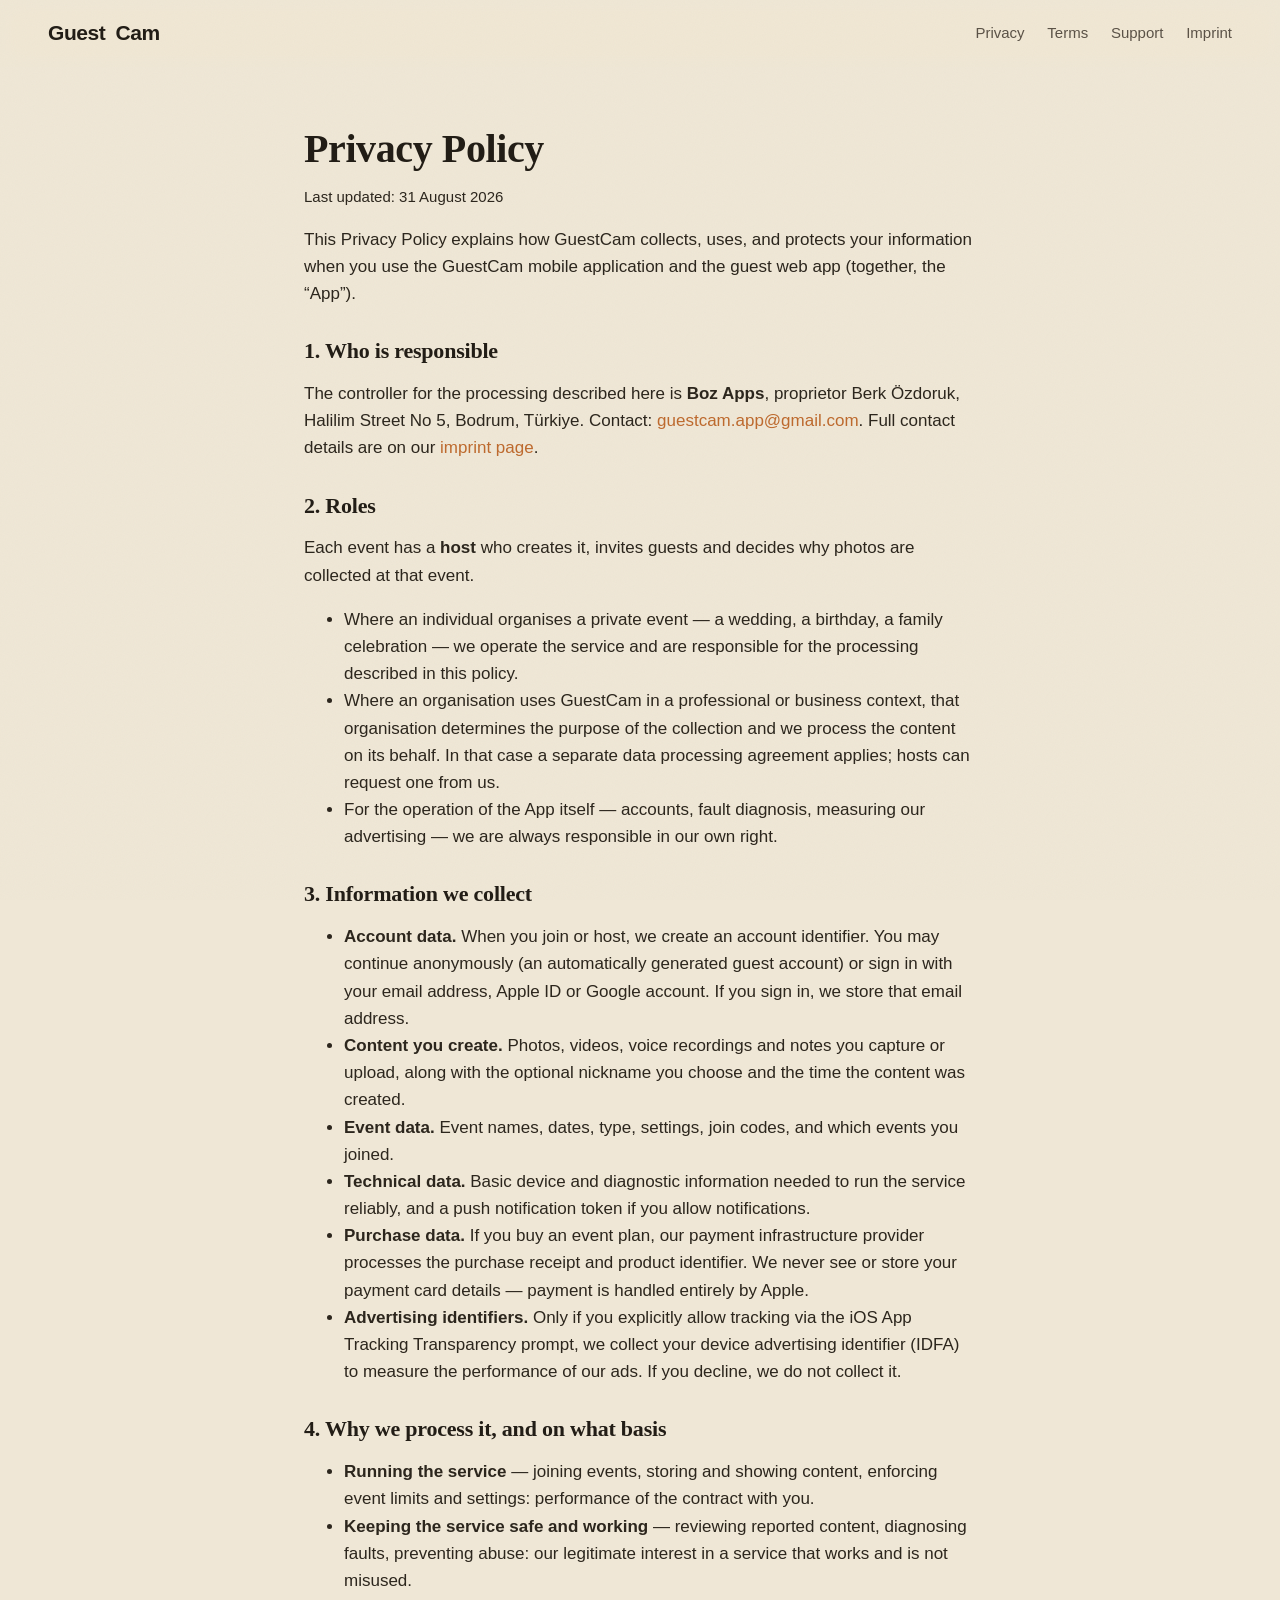
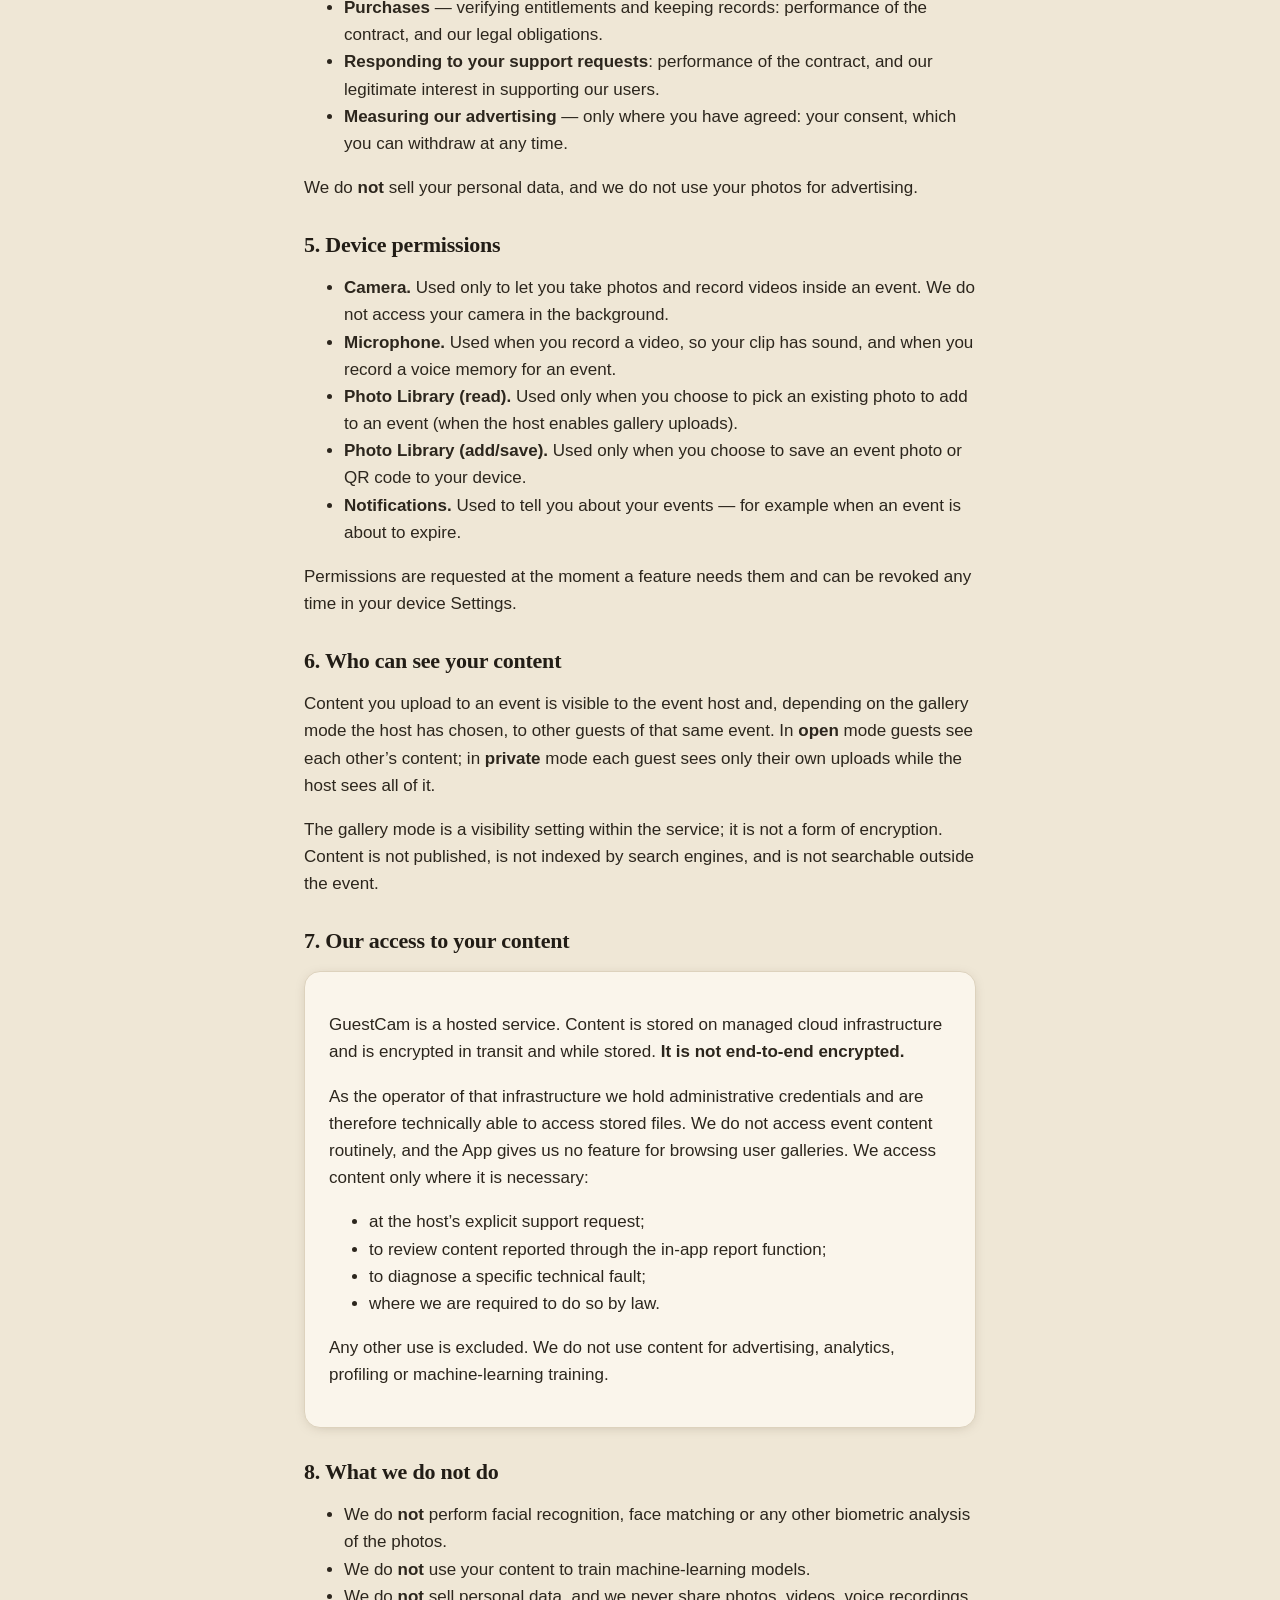
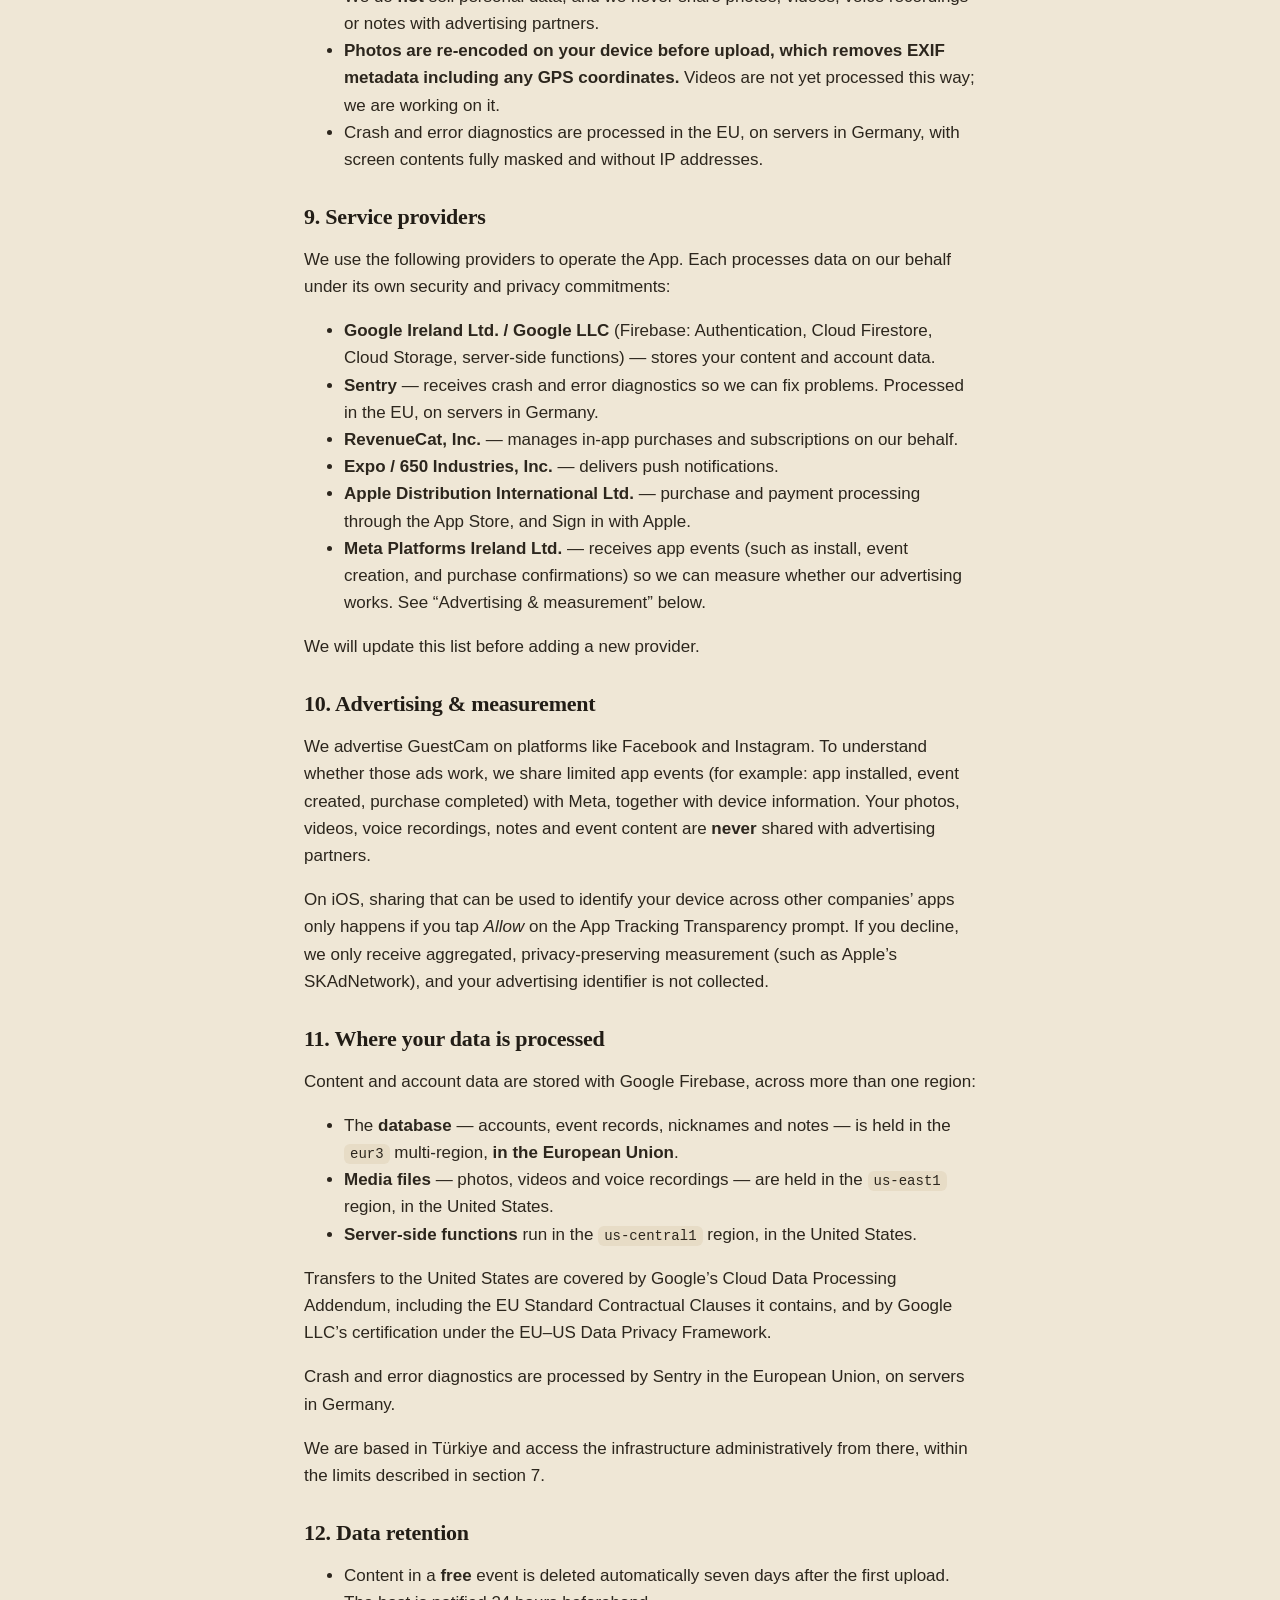
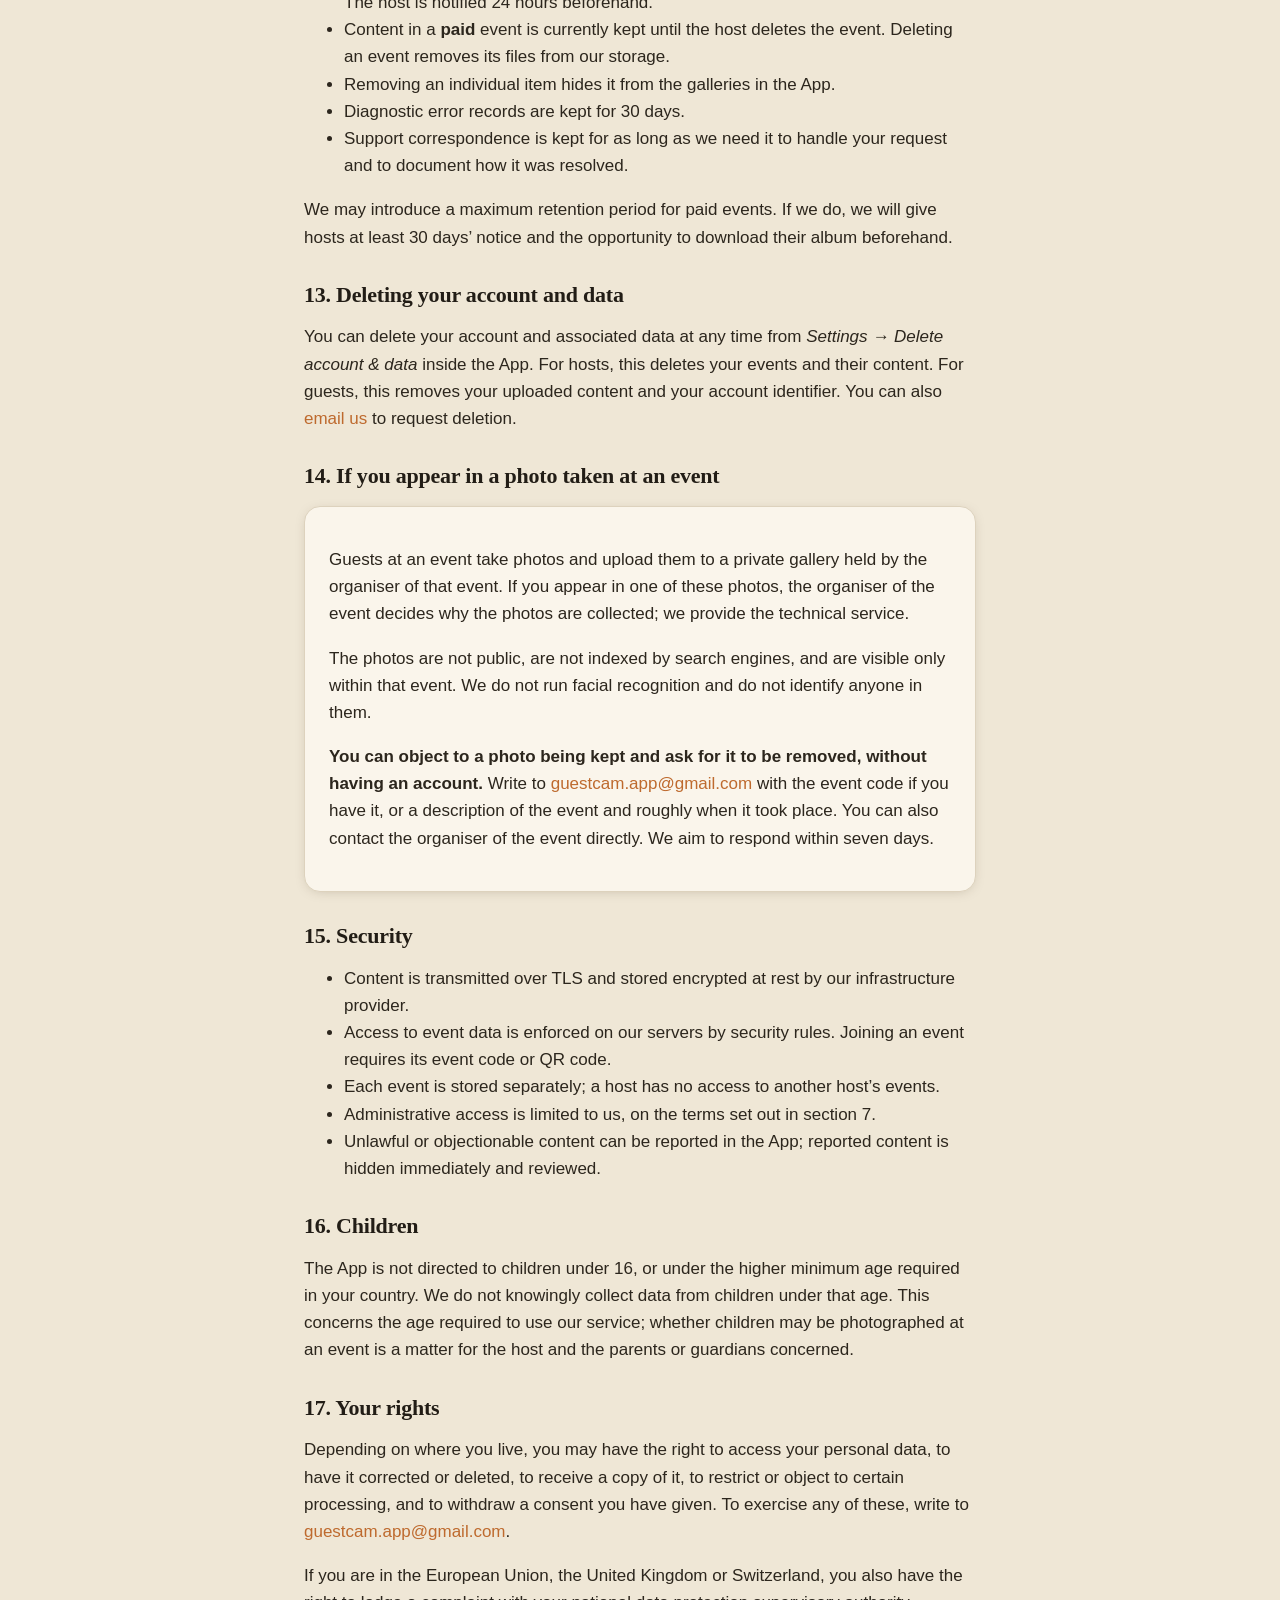
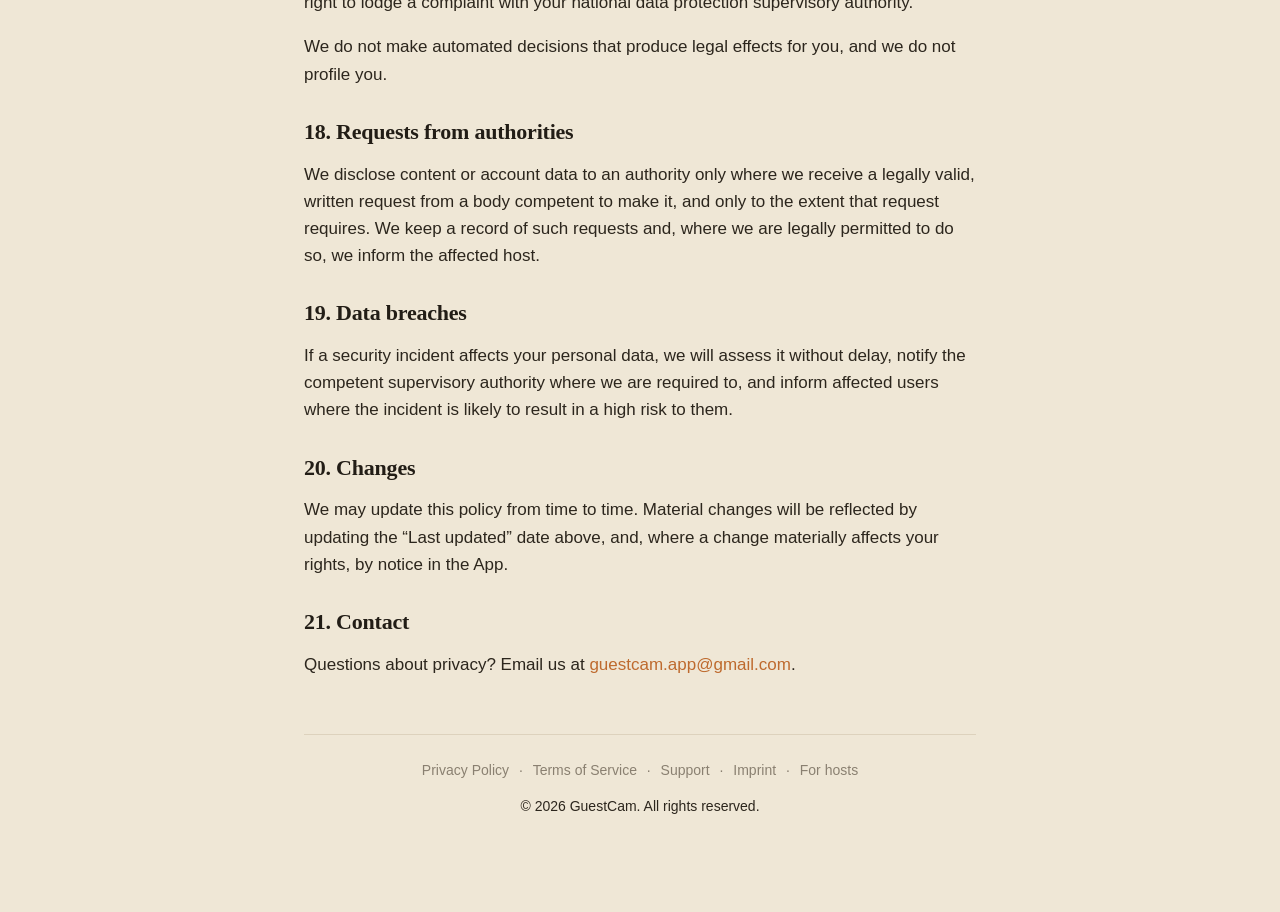
<file: privacy.html>
<!DOCTYPE html>
<html lang="en">
<head>
  <meta charset="UTF-8" />
  <meta name="viewport" content="width=device-width, initial-scale=1.0" />
  <title>GuestCam — Privacy Policy</title>
  <link rel="stylesheet" href="style.css" />
</head>
<body>
  <header class="site">
    <a class="brand" href="index.html">Guest<span>Cam</span></a>
    <nav>
      <a href="privacy.html">Privacy</a>
      <a href="terms.html">Terms</a>
      <a href="support.html">Support</a>
      <a href="imprint.html">Imprint</a>
    </nav>
  </header>

  <div class="wrap">
    <h1>Privacy Policy</h1>
    <p class="muted">Last updated: 31 August 2026</p>

    <p>This Privacy Policy explains how GuestCam collects, uses, and protects your information when you use the GuestCam mobile application and the guest web app (together, the “App”).</p>

    <h2>1. Who is responsible</h2>
    <p>The controller for the processing described here is <strong>Boz Apps</strong>, proprietor Berk Özdoruk, Halilim Street No 5, Bodrum, Türkiye. Contact: <a href="mailto:guestcam.app@gmail.com">guestcam.app@gmail.com</a>. Full contact details are on our <a href="imprint.html">imprint page</a>.</p>

    <h2>2. Roles</h2>
    <p>Each event has a <strong>host</strong> who creates it, invites guests and decides why photos are collected at that event.</p>
    <ul>
      <li>Where an individual organises a private event — a wedding, a birthday, a family celebration — we operate the service and are responsible for the processing described in this policy.</li>
      <li>Where an organisation uses GuestCam in a professional or business context, that organisation determines the purpose of the collection and we process the content on its behalf. In that case a separate data processing agreement applies; hosts can request one from us.</li>
      <li>For the operation of the App itself — accounts, fault diagnosis, measuring our advertising — we are always responsible in our own right.</li>
    </ul>

    <h2>3. Information we collect</h2>
    <ul>
      <li><strong>Account data.</strong> When you join or host, we create an account identifier. You may continue anonymously (an automatically generated guest account) or sign in with your email address, Apple ID or Google account. If you sign in, we store that email address.</li>
      <li><strong>Content you create.</strong> Photos, videos, voice recordings and notes you capture or upload, along with the optional nickname you choose and the time the content was created.</li>
      <li><strong>Event data.</strong> Event names, dates, type, settings, join codes, and which events you joined.</li>
      <li><strong>Technical data.</strong> Basic device and diagnostic information needed to run the service reliably, and a push notification token if you allow notifications.</li>
      <li><strong>Purchase data.</strong> If you buy an event plan, our payment infrastructure provider processes the purchase receipt and product identifier. We never see or store your payment card details — payment is handled entirely by Apple.</li>
      <li><strong>Advertising identifiers.</strong> Only if you explicitly allow tracking via the iOS App Tracking Transparency prompt, we collect your device advertising identifier (IDFA) to measure the performance of our ads. If you decline, we do not collect it.</li>
    </ul>

    <h2>4. Why we process it, and on what basis</h2>
    <ul>
      <li><strong>Running the service</strong> — joining events, storing and showing content, enforcing event limits and settings: performance of the contract with you.</li>
      <li><strong>Keeping the service safe and working</strong> — reviewing reported content, diagnosing faults, preventing abuse: our legitimate interest in a service that works and is not misused.</li>
      <li><strong>Purchases</strong> — verifying entitlements and keeping records: performance of the contract, and our legal obligations.</li>
      <li><strong>Responding to your support requests</strong>: performance of the contract, and our legitimate interest in supporting our users.</li>
      <li><strong>Measuring our advertising</strong> — only where you have agreed: your consent, which you can withdraw at any time.</li>
    </ul>
    <p>We do <strong>not</strong> sell your personal data, and we do not use your photos for advertising.</p>

    <h2>5. Device permissions</h2>
    <ul>
      <li><strong>Camera.</strong> Used only to let you take photos and record videos inside an event. We do not access your camera in the background.</li>
      <li><strong>Microphone.</strong> Used when you record a video, so your clip has sound, and when you record a voice memory for an event.</li>
      <li><strong>Photo Library (read).</strong> Used only when you choose to pick an existing photo to add to an event (when the host enables gallery uploads).</li>
      <li><strong>Photo Library (add/save).</strong> Used only when you choose to save an event photo or QR code to your device.</li>
      <li><strong>Notifications.</strong> Used to tell you about your events — for example when an event is about to expire.</li>
    </ul>
    <p>Permissions are requested at the moment a feature needs them and can be revoked any time in your device Settings.</p>

    <h2>6. Who can see your content</h2>
    <p>Content you upload to an event is visible to the event host and, depending on the gallery mode the host has chosen, to other guests of that same event. In <strong>open</strong> mode guests see each other’s content; in <strong>private</strong> mode each guest sees only their own uploads while the host sees all of it.</p>
    <p>The gallery mode is a visibility setting within the service; it is not a form of encryption. Content is not published, is not indexed by search engines, and is not searchable outside the event.</p>

    <h2>7. Our access to your content</h2>
    <div class="card">
      <p>GuestCam is a hosted service. Content is stored on managed cloud infrastructure and is encrypted in transit and while stored. <strong>It is not end-to-end encrypted.</strong></p>
      <p>As the operator of that infrastructure we hold administrative credentials and are therefore technically able to access stored files. We do not access event content routinely, and the App gives us no feature for browsing user galleries. We access content only where it is necessary:</p>
      <ul>
        <li>at the host’s explicit support request;</li>
        <li>to review content reported through the in-app report function;</li>
        <li>to diagnose a specific technical fault;</li>
        <li>where we are required to do so by law.</li>
      </ul>
      <p>Any other use is excluded. We do not use content for advertising, analytics, profiling or machine-learning training.</p>
    </div>

    <h2>8. What we do not do</h2>
    <ul>
      <li>We do <strong>not</strong> perform facial recognition, face matching or any other biometric analysis of the photos.</li>
      <li>We do <strong>not</strong> use your content to train machine-learning models.</li>
      <li>We do <strong>not</strong> sell personal data, and we never share photos, videos, voice recordings or notes with advertising partners.</li>
      <li><strong>Photos are re-encoded on your device before upload, which removes EXIF metadata including any GPS coordinates.</strong> Videos are not yet processed this way; we are working on it.</li>
      <li>Crash and error diagnostics are processed in the EU, on servers in Germany, with screen contents fully masked and without IP addresses.</li>
    </ul>

    <h2>9. Service providers</h2>
    <p>We use the following providers to operate the App. Each processes data on our behalf under its own security and privacy commitments:</p>
    <ul>
      <li><strong>Google Ireland Ltd. / Google LLC</strong> (Firebase: Authentication, Cloud Firestore, Cloud Storage, server-side functions) — stores your content and account data.</li>
      <li><strong>Sentry</strong> — receives crash and error diagnostics so we can fix problems. Processed in the EU, on servers in Germany.</li>
      <li><strong>RevenueCat, Inc.</strong> — manages in-app purchases and subscriptions on our behalf.</li>
      <li><strong>Expo / 650 Industries, Inc.</strong> — delivers push notifications.</li>
      <li><strong>Apple Distribution International Ltd.</strong> — purchase and payment processing through the App Store, and Sign in with Apple.</li>
      <li><strong>Meta Platforms Ireland Ltd.</strong> — receives app events (such as install, event creation, and purchase confirmations) so we can measure whether our advertising works. See “Advertising &amp; measurement” below.</li>
    </ul>
    <p>We will update this list before adding a new provider.</p>

    <h2>10. Advertising &amp; measurement</h2>
    <p>We advertise GuestCam on platforms like Facebook and Instagram. To understand whether those ads work, we share limited app events (for example: app installed, event created, purchase completed) with Meta, together with device information. Your photos, videos, voice recordings, notes and event content are <strong>never</strong> shared with advertising partners.</p>
    <p>On iOS, sharing that can be used to identify your device across other companies’ apps only happens if you tap <em>Allow</em> on the App Tracking Transparency prompt. If you decline, we only receive aggregated, privacy-preserving measurement (such as Apple’s SKAdNetwork), and your advertising identifier is not collected.</p>

    <h2>11. Where your data is processed</h2>
    <p>Content and account data are stored with Google Firebase, across more than one region:</p>
    <ul>
      <li>The <strong>database</strong> — accounts, event records, nicknames and notes — is held in the <code>eur3</code> multi-region, <strong>in the European Union</strong>.</li>
      <li><strong>Media files</strong> — photos, videos and voice recordings — are held in the <code>us-east1</code> region, in the United States.</li>
      <li><strong>Server-side functions</strong> run in the <code>us-central1</code> region, in the United States.</li>
    </ul>
    <p>Transfers to the United States are covered by Google’s Cloud Data Processing Addendum, including the EU Standard Contractual Clauses it contains, and by Google LLC’s certification under the EU–US Data Privacy Framework.</p>
    <p>Crash and error diagnostics are processed by Sentry in the European Union, on servers in Germany.</p>
    <p>We are based in Türkiye and access the infrastructure administratively from there, within the limits described in section 7.</p>

    <h2>12. Data retention</h2>
    <ul>
      <li>Content in a <strong>free</strong> event is deleted automatically seven days after the first upload. The host is notified 24 hours beforehand.</li>
      <li>Content in a <strong>paid</strong> event is currently kept until the host deletes the event. Deleting an event removes its files from our storage.</li>
      <li>Removing an individual item hides it from the galleries in the App.</li>
      <li>Diagnostic error records are kept for 30 days.</li>
      <li>Support correspondence is kept for as long as we need it to handle your request and to document how it was resolved.</li>
    </ul>
    <p>We may introduce a maximum retention period for paid events. If we do, we will give hosts at least 30 days’ notice and the opportunity to download their album beforehand.</p>

    <h2>13. Deleting your account and data</h2>
    <p>You can delete your account and associated data at any time from <em>Settings → Delete account &amp; data</em> inside the App. For hosts, this deletes your events and their content. For guests, this removes your uploaded content and your account identifier. You can also <a href="mailto:guestcam.app@gmail.com">email us</a> to request deletion.</p>

    <h2>14. If you appear in a photo taken at an event</h2>
    <div class="card">
      <p>Guests at an event take photos and upload them to a private gallery held by the organiser of that event. If you appear in one of these photos, the organiser of the event decides why the photos are collected; we provide the technical service.</p>
      <p>The photos are not public, are not indexed by search engines, and are visible only within that event. We do not run facial recognition and do not identify anyone in them.</p>
      <p><strong>You can object to a photo being kept and ask for it to be removed, without having an account.</strong> Write to <a href="mailto:guestcam.app@gmail.com">guestcam.app@gmail.com</a> with the event code if you have it, or a description of the event and roughly when it took place. You can also contact the organiser of the event directly. We aim to respond within seven days.</p>
    </div>

    <h2>15. Security</h2>
    <ul>
      <li>Content is transmitted over TLS and stored encrypted at rest by our infrastructure provider.</li>
      <li>Access to event data is enforced on our servers by security rules. Joining an event requires its event code or QR code.</li>
      <li>Each event is stored separately; a host has no access to another host’s events.</li>
      <li>Administrative access is limited to us, on the terms set out in section 7.</li>
      <li>Unlawful or objectionable content can be reported in the App; reported content is hidden immediately and reviewed.</li>
    </ul>

    <h2>16. Children</h2>
    <p>The App is not directed to children under 16, or under the higher minimum age required in your country. We do not knowingly collect data from children under that age. This concerns the age required to use our service; whether children may be photographed at an event is a matter for the host and the parents or guardians concerned.</p>

    <h2>17. Your rights</h2>
    <p>Depending on where you live, you may have the right to access your personal data, to have it corrected or deleted, to receive a copy of it, to restrict or object to certain processing, and to withdraw a consent you have given. To exercise any of these, write to <a href="mailto:guestcam.app@gmail.com">guestcam.app@gmail.com</a>.</p>
    <p>If you are in the European Union, the United Kingdom or Switzerland, you also have the right to lodge a complaint with your national data protection supervisory authority.</p>
    <p>We do not make automated decisions that produce legal effects for you, and we do not profile you.</p>

    <h2>18. Requests from authorities</h2>
    <p>We disclose content or account data to an authority only where we receive a legally valid, written request from a body competent to make it, and only to the extent that request requires. We keep a record of such requests and, where we are legally permitted to do so, we inform the affected host.</p>

    <h2>19. Data breaches</h2>
    <p>If a security incident affects your personal data, we will assess it without delay, notify the competent supervisory authority where we are required to, and inform affected users where the incident is likely to result in a high risk to them.</p>

    <h2>20. Changes</h2>
    <p>We may update this policy from time to time. Material changes will be reflected by updating the “Last updated” date above, and, where a change materially affects your rights, by notice in the App.</p>

    <h2>21. Contact</h2>
    <p>Questions about privacy? Email us at <a href="mailto:guestcam.app@gmail.com">guestcam.app@gmail.com</a>.</p>

    <footer>
      <a href="privacy.html">Privacy Policy</a> ·
      <a href="terms.html">Terms of Service</a> ·
      <a href="support.html">Support</a> ·
      <a href="imprint.html">Imprint</a> ·
      <a href="host-guide.html">For hosts</a>
      <p>© 2026 GuestCam. All rights reserved.</p>
    </footer>
  </div>
</body>
</html>
</file>
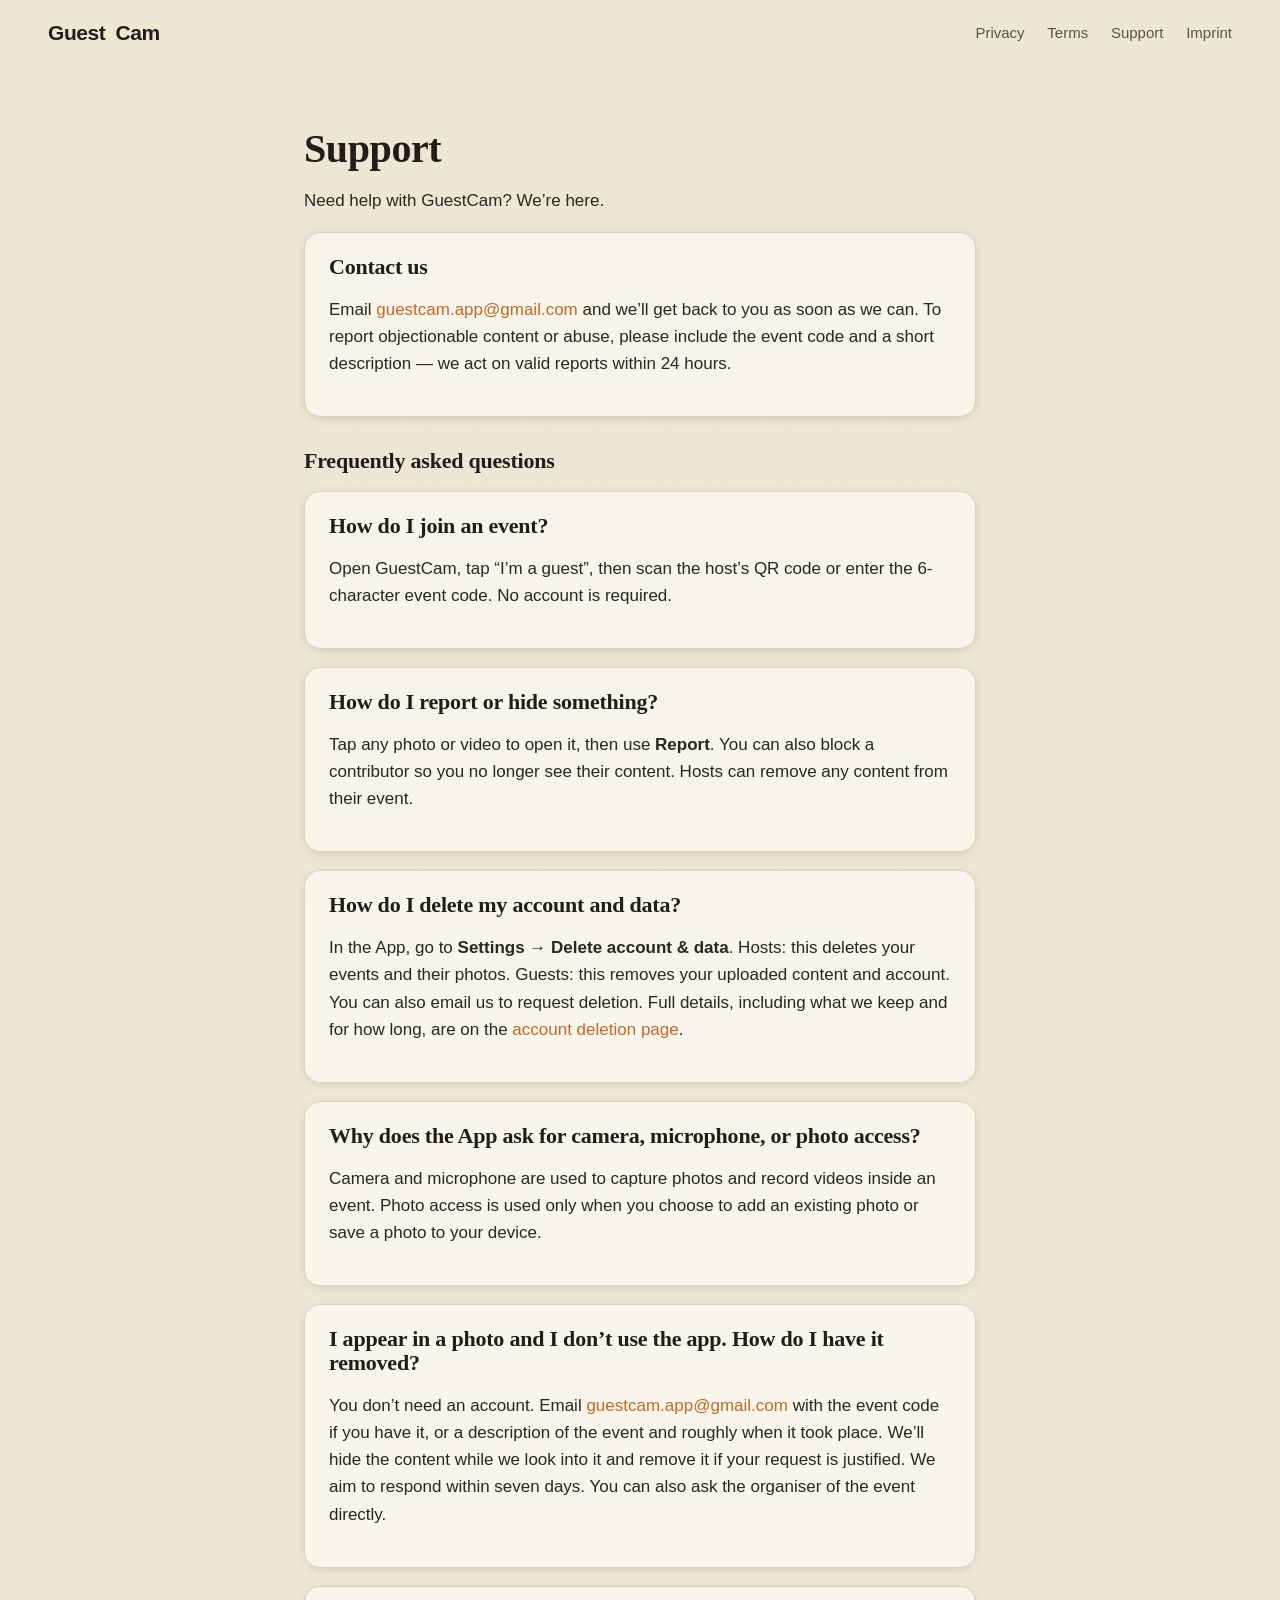
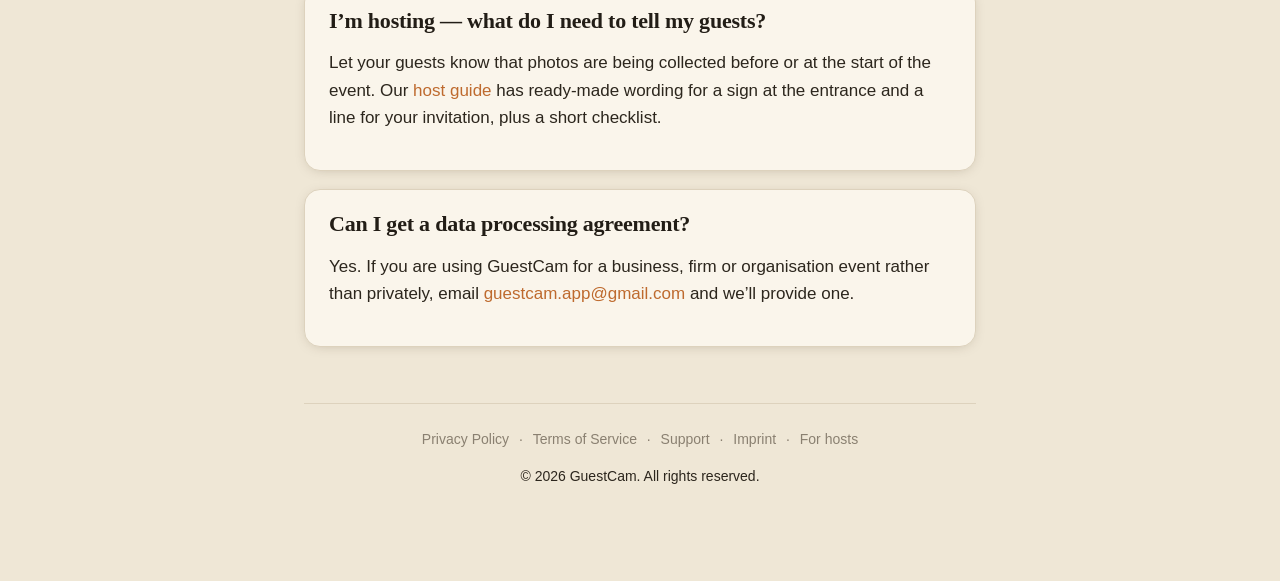
<file: support.html>
<!DOCTYPE html>
<html lang="en">
<head>
  <meta charset="UTF-8" />
  <meta name="viewport" content="width=device-width, initial-scale=1.0" />
  <title>GuestCam — Support</title>
  <link rel="stylesheet" href="style.css" />
</head>
<body>
  <header class="site">
    <a class="brand" href="index.html">Guest<span>Cam</span></a>
    <nav>
      <a href="privacy.html">Privacy</a>
      <a href="terms.html">Terms</a>
      <a href="support.html">Support</a>
      <a href="imprint.html">Imprint</a>
    </nav>
  </header>

  <div class="wrap">
    <h1>Support</h1>
    <p>Need help with GuestCam? We’re here.</p>

    <div class="card">
      <h2>Contact us</h2>
      <p>Email <a href="mailto:guestcam.app@gmail.com">guestcam.app@gmail.com</a> and we’ll get back to you as soon as we can. To report objectionable content or abuse, please include the event code and a short description — we act on valid reports within 24 hours.</p>
    </div>

    <h2>Frequently asked questions</h2>

    <div class="card">
      <h2>How do I join an event?</h2>
      <p>Open GuestCam, tap “I’m a guest”, then scan the host’s QR code or enter the 6-character event code. No account is required.</p>
    </div>

    <div class="card">
      <h2>How do I report or hide something?</h2>
      <p>Tap any photo or video to open it, then use <strong>Report</strong>. You can also block a contributor so you no longer see their content. Hosts can remove any content from their event.</p>
    </div>

    <div class="card">
      <h2>How do I delete my account and data?</h2>
      <p>In the App, go to <strong>Settings → Delete account &amp; data</strong>. Hosts: this deletes your events and their photos. Guests: this removes your uploaded content and account. You can also email us to request deletion. Full details, including what we keep and for how long, are on the <a href="delete-account.html">account deletion page</a>.</p>
    </div>

    <div class="card">
      <h2>Why does the App ask for camera, microphone, or photo access?</h2>
      <p>Camera and microphone are used to capture photos and record videos inside an event. Photo access is used only when you choose to add an existing photo or save a photo to your device.</p>
    </div>

    <div class="card">
      <h2>I appear in a photo and I don’t use the app. How do I have it removed?</h2>
      <p>You don’t need an account. Email <a href="mailto:guestcam.app@gmail.com">guestcam.app@gmail.com</a> with the event code if you have it, or a description of the event and roughly when it took place. We’ll hide the content while we look into it and remove it if your request is justified. We aim to respond within seven days. You can also ask the organiser of the event directly.</p>
    </div>

    <div class="card">
      <h2>I’m hosting — what do I need to tell my guests?</h2>
      <p>Let your guests know that photos are being collected before or at the start of the event. Our <a href="host-guide.html">host guide</a> has ready-made wording for a sign at the entrance and a line for your invitation, plus a short checklist.</p>
    </div>

    <div class="card">
      <h2>Can I get a data processing agreement?</h2>
      <p>Yes. If you are using GuestCam for a business, firm or organisation event rather than privately, email <a href="mailto:guestcam.app@gmail.com">guestcam.app@gmail.com</a> and we’ll provide one.</p>
    </div>

    <footer>
      <a href="privacy.html">Privacy Policy</a> ·
      <a href="terms.html">Terms of Service</a> ·
      <a href="support.html">Support</a> ·
      <a href="imprint.html">Imprint</a> ·
      <a href="host-guide.html">For hosts</a>
      <p>© 2026 GuestCam. All rights reserved.</p>
    </footer>
  </div>
</body>
</html>
</file>
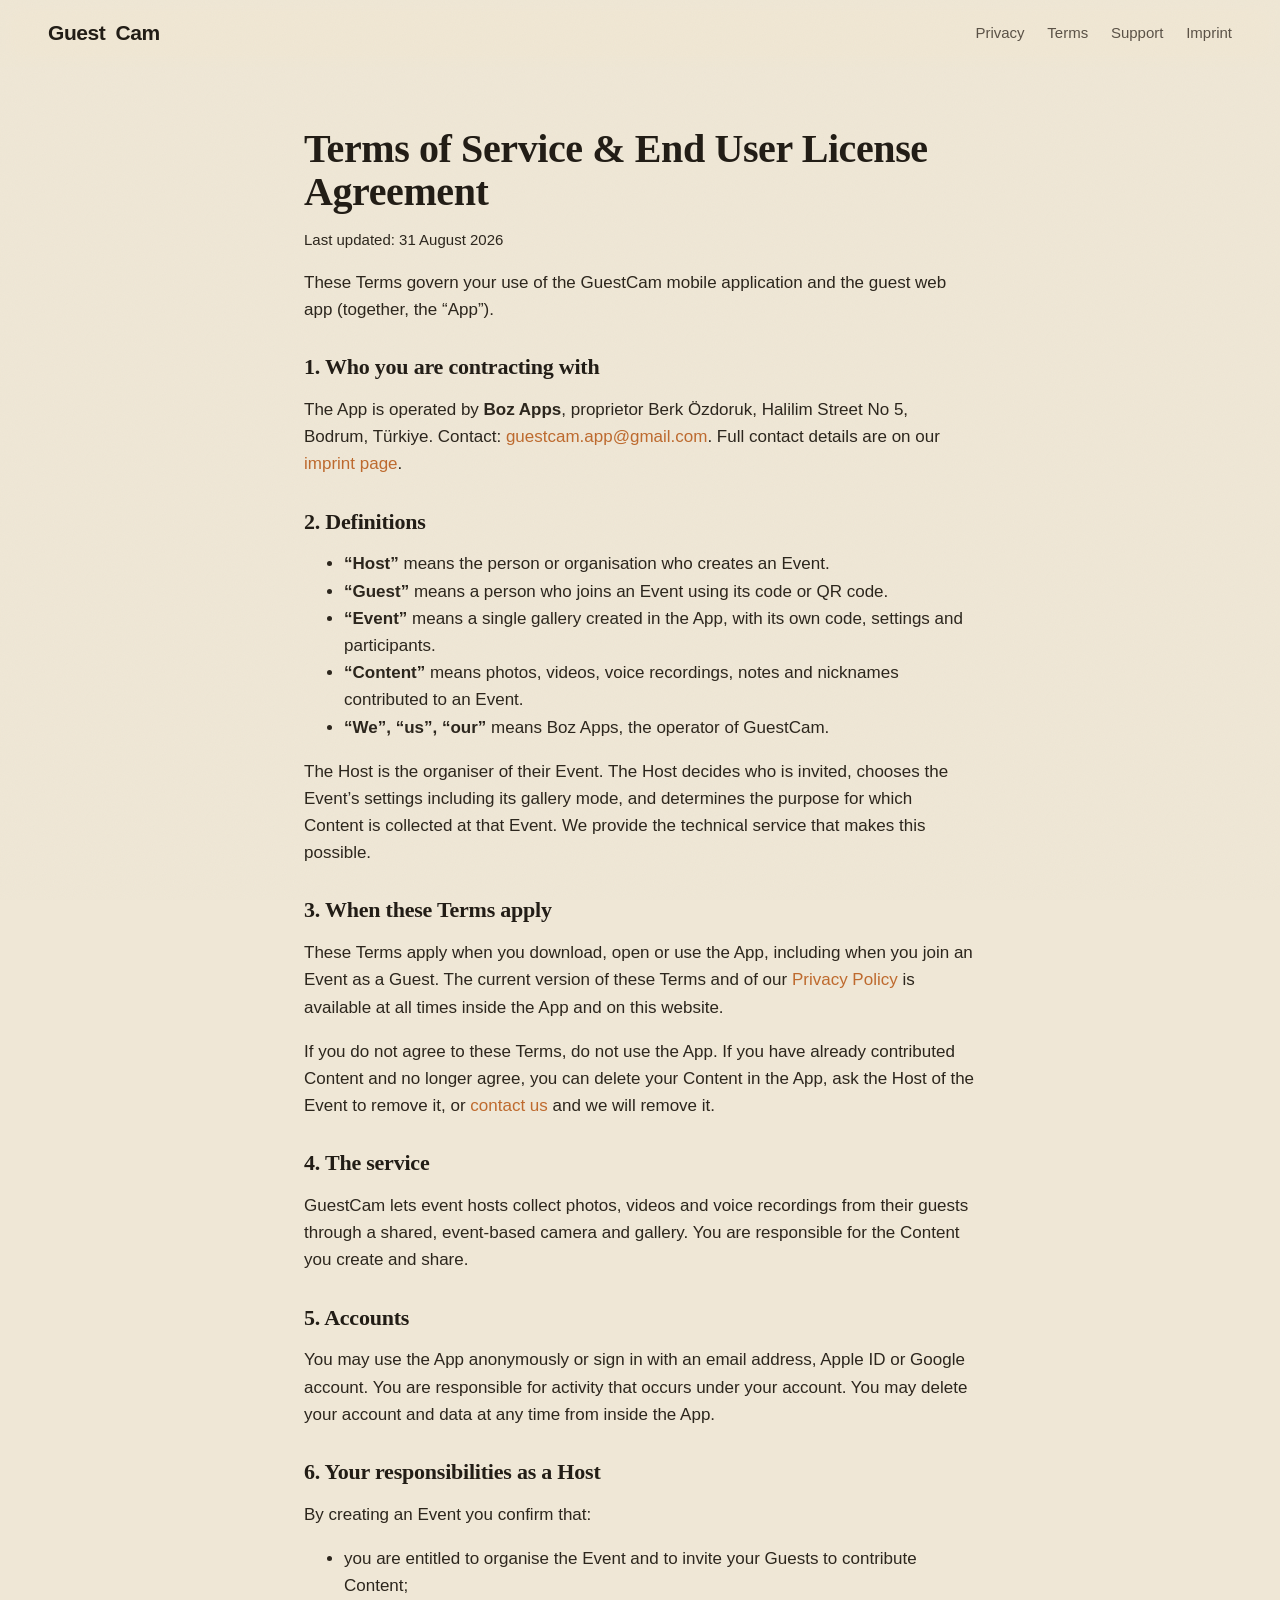
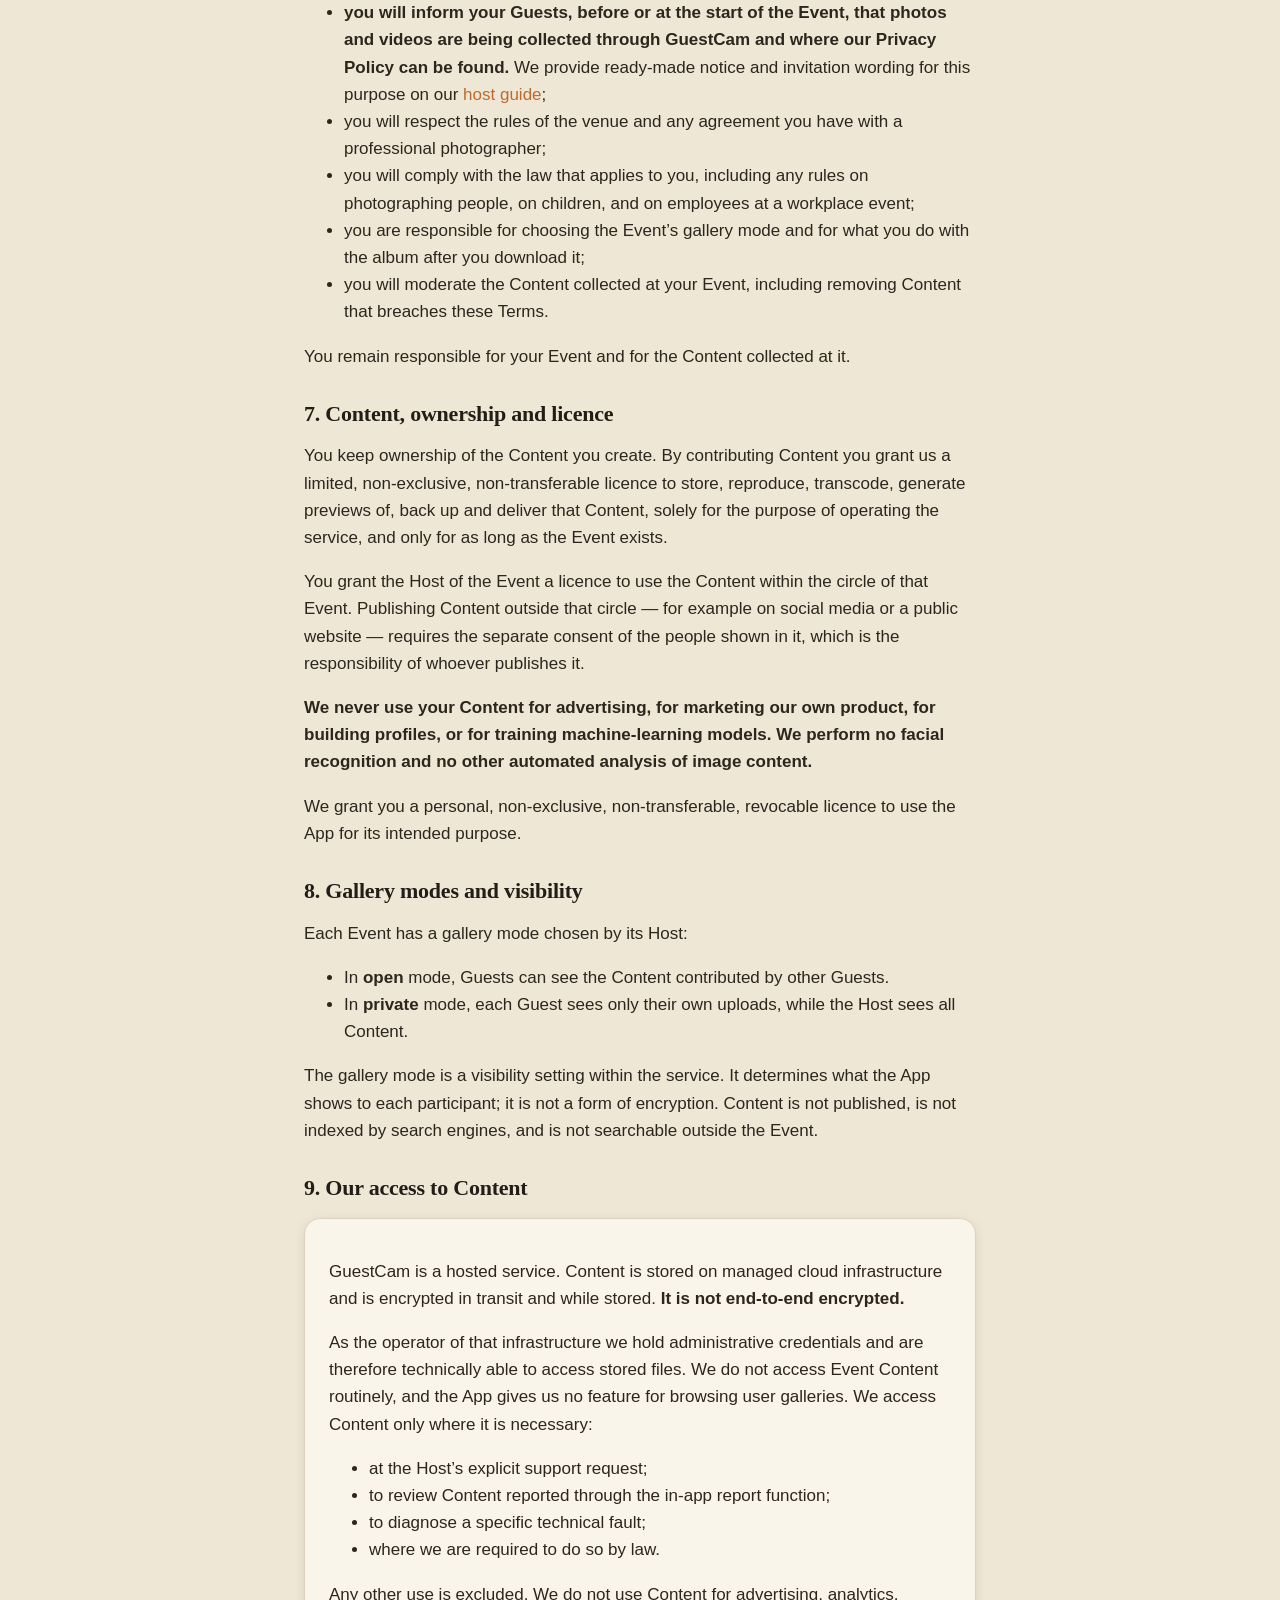
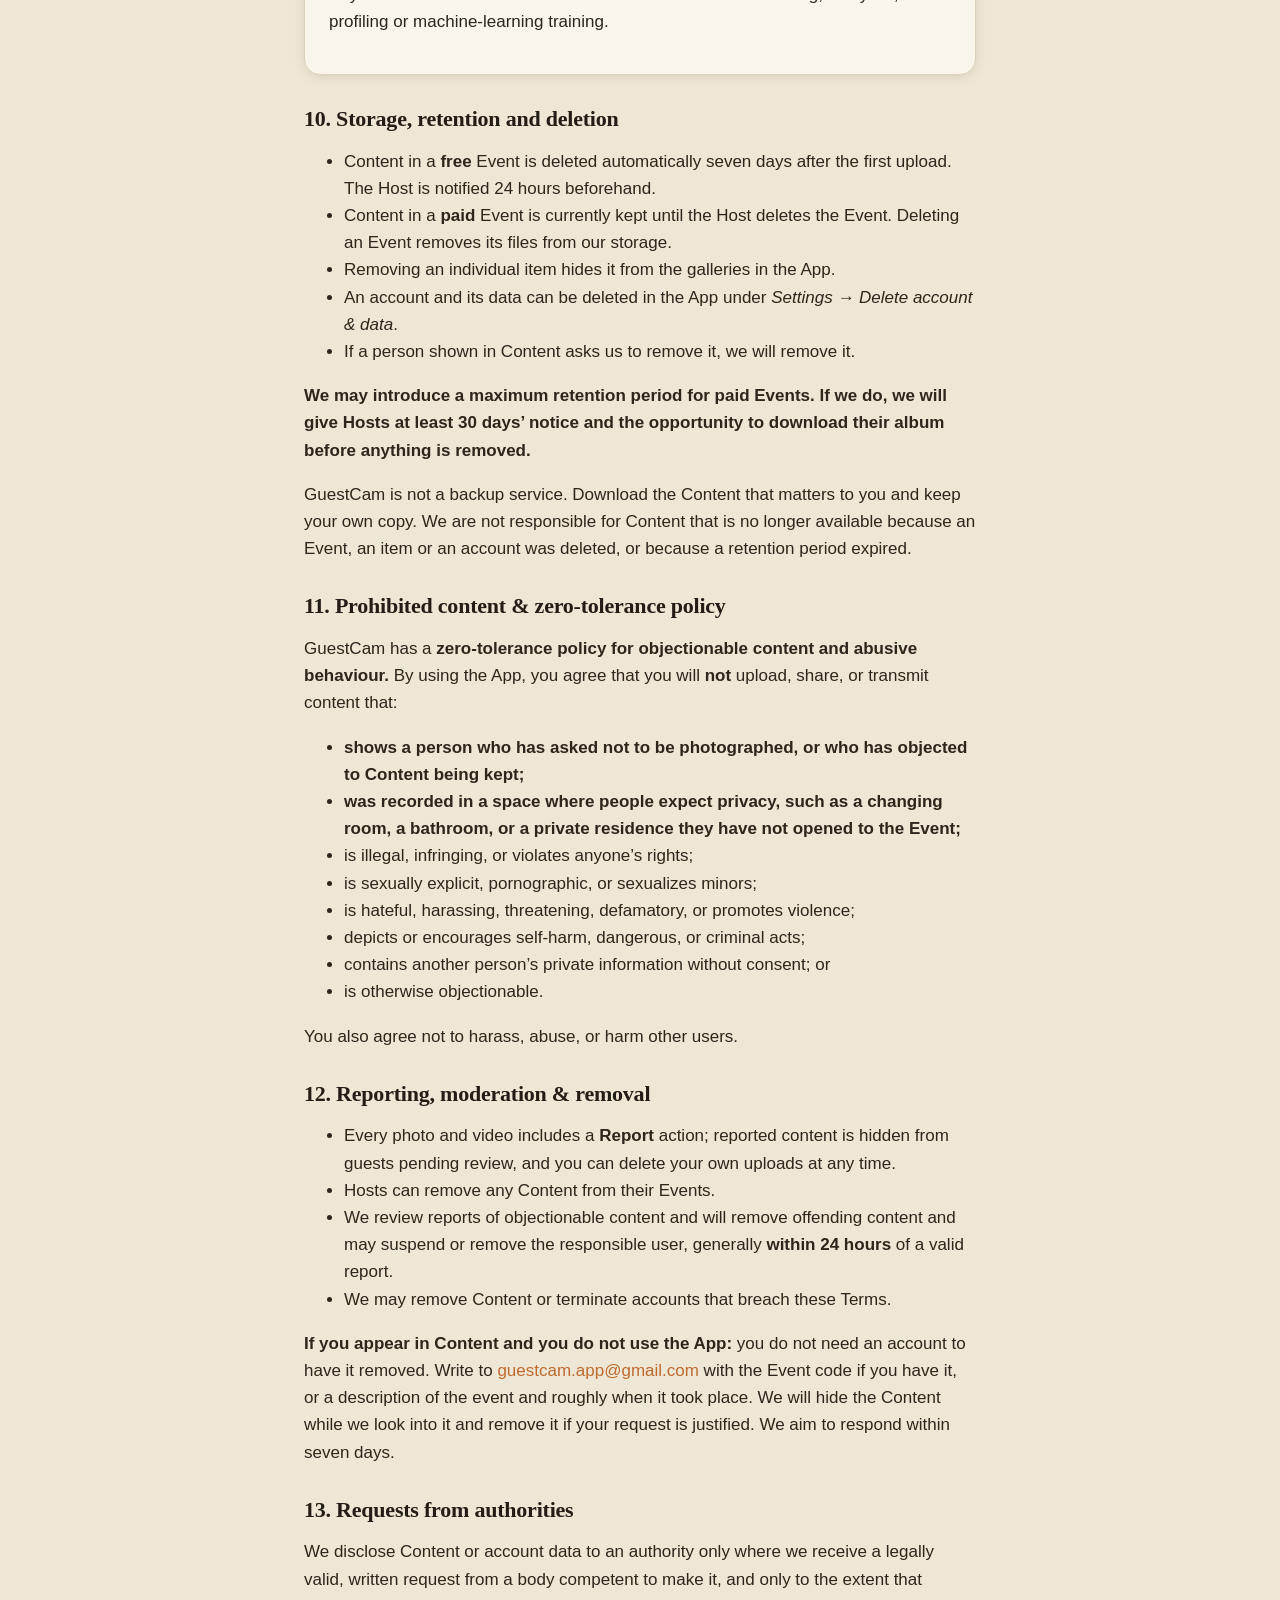
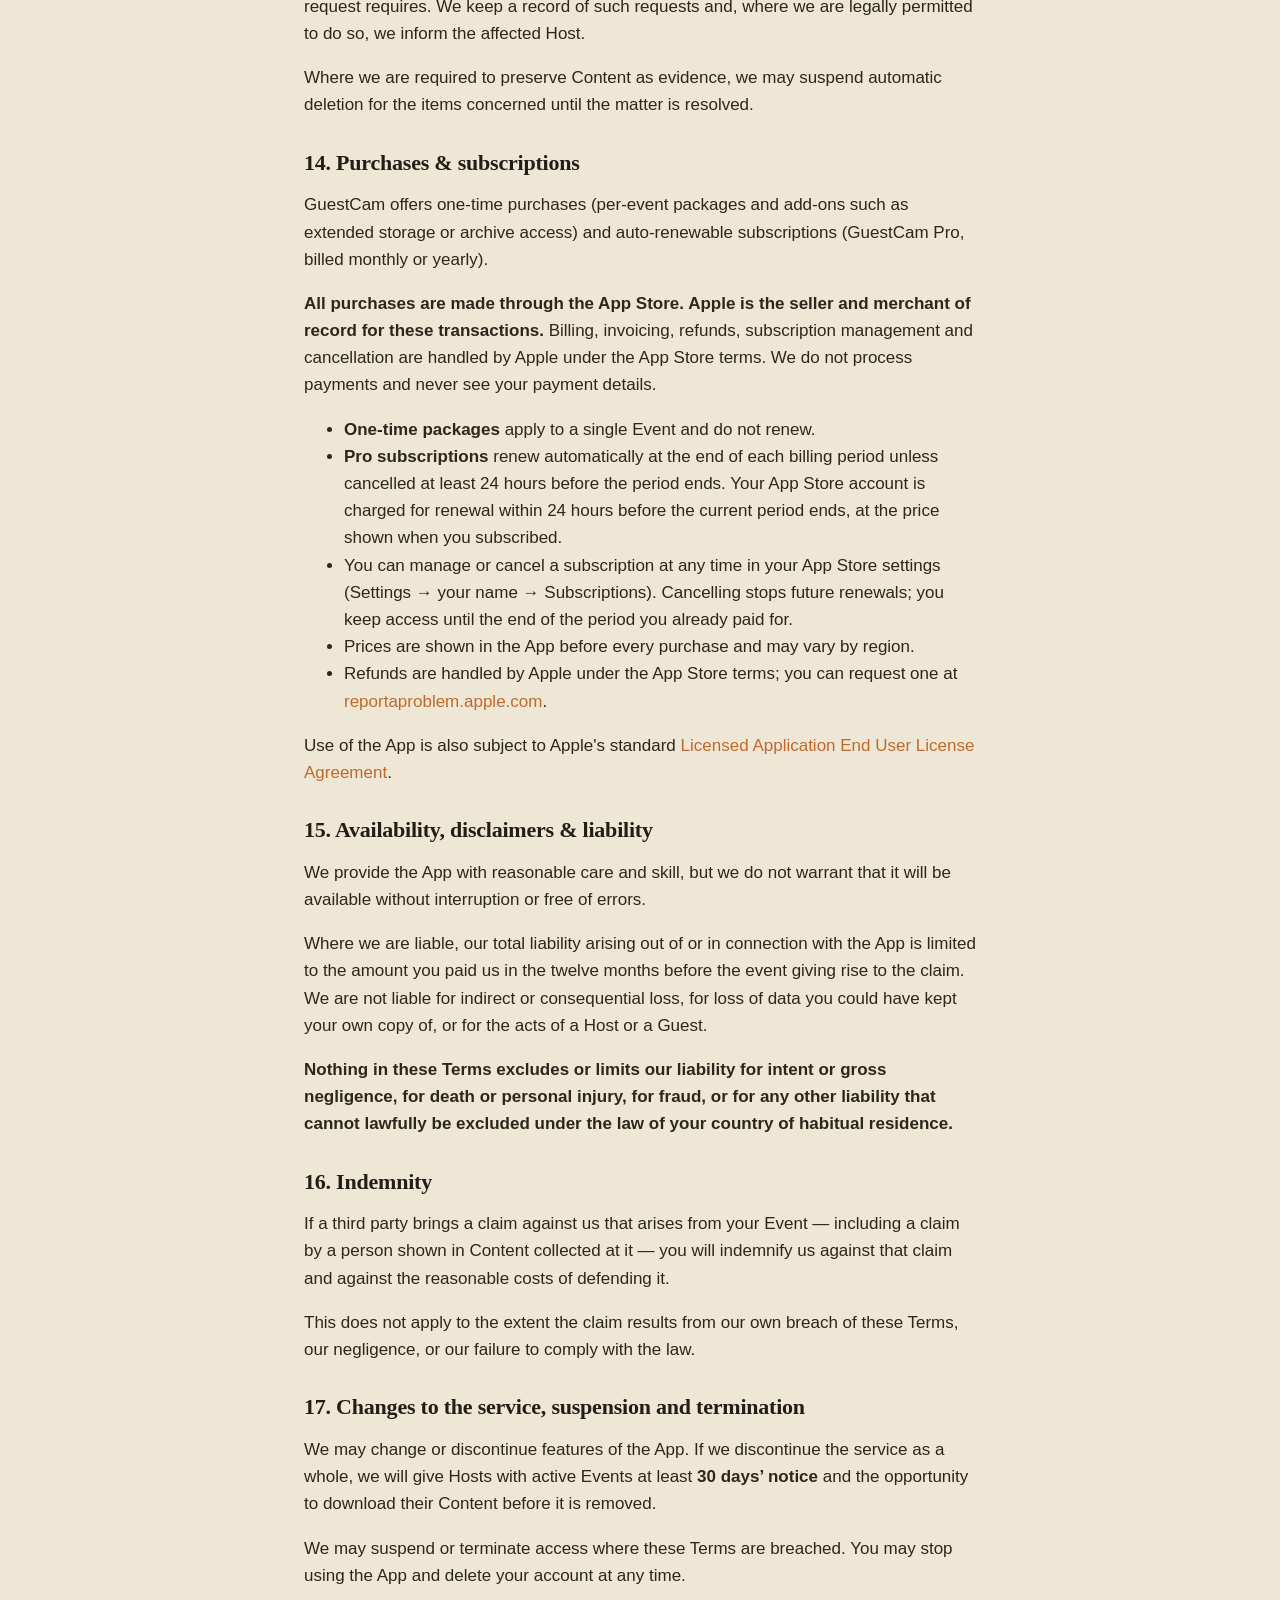
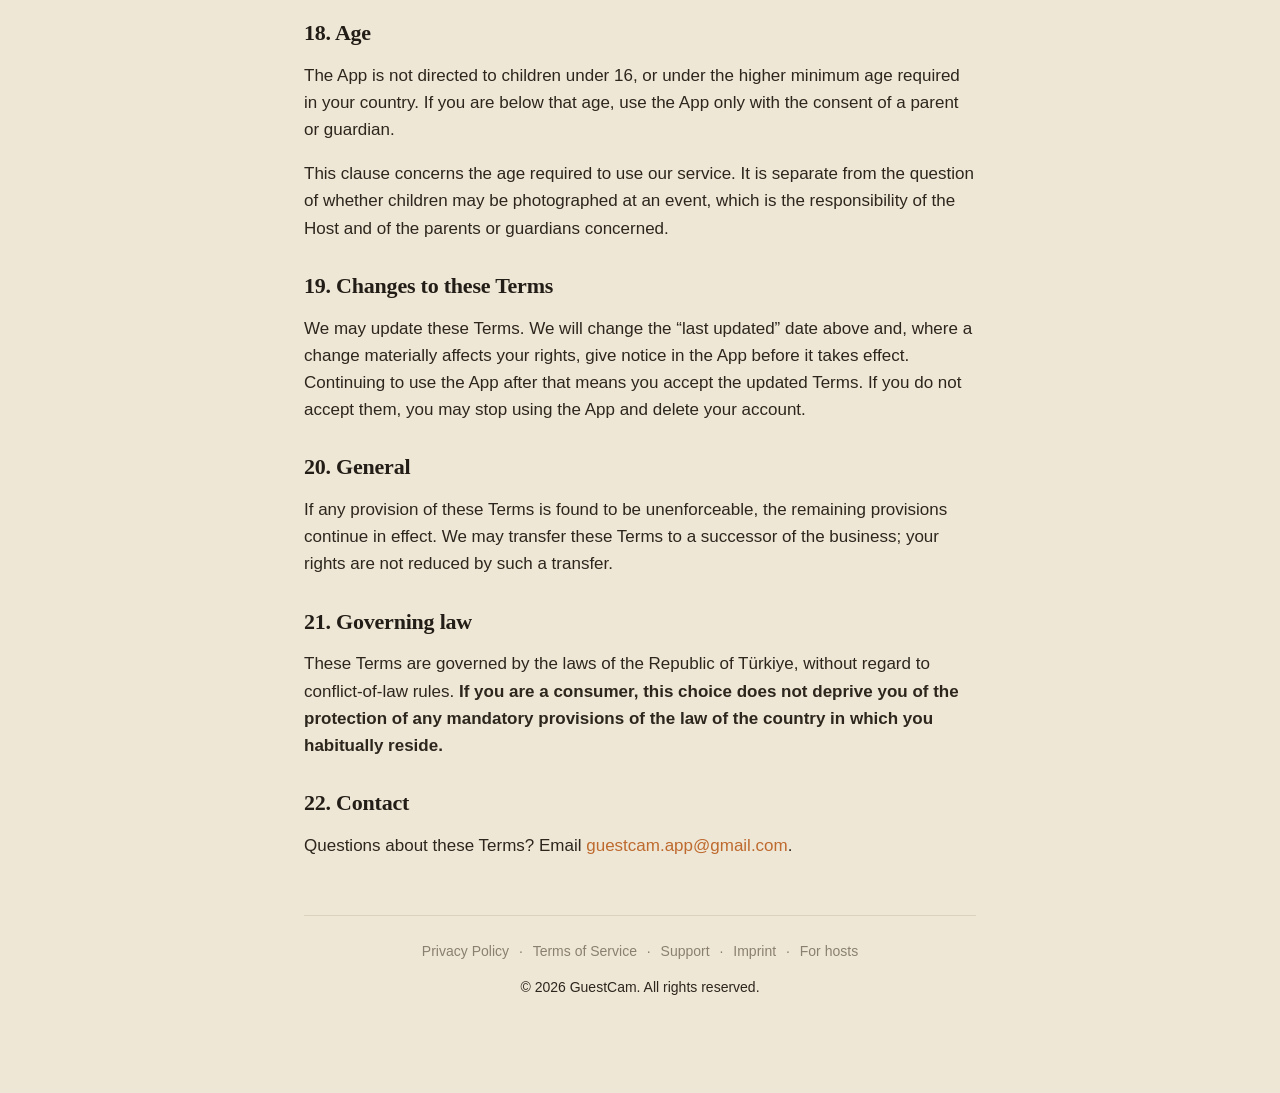
<file: terms.html>
<!DOCTYPE html>
<html lang="en">
<head>
  <meta charset="UTF-8" />
  <meta name="viewport" content="width=device-width, initial-scale=1.0" />
  <title>GuestCam — Terms of Service</title>
  <link rel="stylesheet" href="style.css" />
</head>
<body>
  <header class="site">
    <a class="brand" href="index.html">Guest<span>Cam</span></a>
    <nav>
      <a href="privacy.html">Privacy</a>
      <a href="terms.html">Terms</a>
      <a href="support.html">Support</a>
      <a href="imprint.html">Imprint</a>
    </nav>
  </header>

  <div class="wrap">
    <h1>Terms of Service &amp; End User License Agreement</h1>
    <p class="muted">Last updated: 31 August 2026</p>

    <p>These Terms govern your use of the GuestCam mobile application and the guest web app (together, the “App”).</p>

    <h2>1. Who you are contracting with</h2>
    <p>The App is operated by <strong>Boz Apps</strong>, proprietor Berk Özdoruk, Halilim Street No 5, Bodrum, Türkiye. Contact: <a href="mailto:guestcam.app@gmail.com">guestcam.app@gmail.com</a>. Full contact details are on our <a href="imprint.html">imprint page</a>.</p>

    <h2>2. Definitions</h2>
    <ul>
      <li><strong>“Host”</strong> means the person or organisation who creates an Event.</li>
      <li><strong>“Guest”</strong> means a person who joins an Event using its code or QR code.</li>
      <li><strong>“Event”</strong> means a single gallery created in the App, with its own code, settings and participants.</li>
      <li><strong>“Content”</strong> means photos, videos, voice recordings, notes and nicknames contributed to an Event.</li>
      <li><strong>“We”, “us”, “our”</strong> means Boz Apps, the operator of GuestCam.</li>
    </ul>
    <p>The Host is the organiser of their Event. The Host decides who is invited, chooses the Event’s settings including its gallery mode, and determines the purpose for which Content is collected at that Event. We provide the technical service that makes this possible.</p>

    <h2>3. When these Terms apply</h2>
    <p>These Terms apply when you download, open or use the App, including when you join an Event as a Guest. The current version of these Terms and of our <a href="privacy.html">Privacy Policy</a> is available at all times inside the App and on this website.</p>
    <p>If you do not agree to these Terms, do not use the App. If you have already contributed Content and no longer agree, you can delete your Content in the App, ask the Host of the Event to remove it, or <a href="mailto:guestcam.app@gmail.com">contact us</a> and we will remove it.</p>

    <h2>4. The service</h2>
    <p>GuestCam lets event hosts collect photos, videos and voice recordings from their guests through a shared, event-based camera and gallery. You are responsible for the Content you create and share.</p>

    <h2>5. Accounts</h2>
    <p>You may use the App anonymously or sign in with an email address, Apple ID or Google account. You are responsible for activity that occurs under your account. You may delete your account and data at any time from inside the App.</p>

    <h2>6. Your responsibilities as a Host</h2>
    <p>By creating an Event you confirm that:</p>
    <ul>
      <li>you are entitled to organise the Event and to invite your Guests to contribute Content;</li>
      <li><strong>you will inform your Guests, before or at the start of the Event, that photos and videos are being collected through GuestCam and where our Privacy Policy can be found.</strong> We provide ready-made notice and invitation wording for this purpose on our <a href="host-guide.html">host guide</a>;</li>
      <li>you will respect the rules of the venue and any agreement you have with a professional photographer;</li>
      <li>you will comply with the law that applies to you, including any rules on photographing people, on children, and on employees at a workplace event;</li>
      <li>you are responsible for choosing the Event’s gallery mode and for what you do with the album after you download it;</li>
      <li>you will moderate the Content collected at your Event, including removing Content that breaches these Terms.</li>
    </ul>
    <p>You remain responsible for your Event and for the Content collected at it.</p>

    <h2>7. Content, ownership and licence</h2>
    <p>You keep ownership of the Content you create. By contributing Content you grant us a limited, non-exclusive, non-transferable licence to store, reproduce, transcode, generate previews of, back up and deliver that Content, solely for the purpose of operating the service, and only for as long as the Event exists.</p>
    <p>You grant the Host of the Event a licence to use the Content within the circle of that Event. Publishing Content outside that circle — for example on social media or a public website — requires the separate consent of the people shown in it, which is the responsibility of whoever publishes it.</p>
    <p><strong>We never use your Content for advertising, for marketing our own product, for building profiles, or for training machine-learning models. We perform no facial recognition and no other automated analysis of image content.</strong></p>
    <p>We grant you a personal, non-exclusive, non-transferable, revocable licence to use the App for its intended purpose.</p>

    <h2>8. Gallery modes and visibility</h2>
    <p>Each Event has a gallery mode chosen by its Host:</p>
    <ul>
      <li>In <strong>open</strong> mode, Guests can see the Content contributed by other Guests.</li>
      <li>In <strong>private</strong> mode, each Guest sees only their own uploads, while the Host sees all Content.</li>
    </ul>
    <p>The gallery mode is a visibility setting within the service. It determines what the App shows to each participant; it is not a form of encryption. Content is not published, is not indexed by search engines, and is not searchable outside the Event.</p>

    <h2>9. Our access to Content</h2>
    <div class="card">
      <p>GuestCam is a hosted service. Content is stored on managed cloud infrastructure and is encrypted in transit and while stored. <strong>It is not end-to-end encrypted.</strong></p>
      <p>As the operator of that infrastructure we hold administrative credentials and are therefore technically able to access stored files. We do not access Event Content routinely, and the App gives us no feature for browsing user galleries. We access Content only where it is necessary:</p>
      <ul>
        <li>at the Host’s explicit support request;</li>
        <li>to review Content reported through the in-app report function;</li>
        <li>to diagnose a specific technical fault;</li>
        <li>where we are required to do so by law.</li>
      </ul>
      <p>Any other use is excluded. We do not use Content for advertising, analytics, profiling or machine-learning training.</p>
    </div>

    <h2>10. Storage, retention and deletion</h2>
    <ul>
      <li>Content in a <strong>free</strong> Event is deleted automatically seven days after the first upload. The Host is notified 24 hours beforehand.</li>
      <li>Content in a <strong>paid</strong> Event is currently kept until the Host deletes the Event. Deleting an Event removes its files from our storage.</li>
      <li>Removing an individual item hides it from the galleries in the App.</li>
      <li>An account and its data can be deleted in the App under <em>Settings → Delete account &amp; data</em>.</li>
      <li>If a person shown in Content asks us to remove it, we will remove it.</li>
    </ul>
    <p><strong>We may introduce a maximum retention period for paid Events. If we do, we will give Hosts at least 30 days’ notice and the opportunity to download their album before anything is removed.</strong></p>
    <p>GuestCam is not a backup service. Download the Content that matters to you and keep your own copy. We are not responsible for Content that is no longer available because an Event, an item or an account was deleted, or because a retention period expired.</p>

    <h2>11. Prohibited content &amp; zero-tolerance policy</h2>
    <p>GuestCam has a <strong>zero-tolerance policy for objectionable content and abusive behaviour.</strong> By using the App, you agree that you will <strong>not</strong> upload, share, or transmit content that:</p>
    <ul>
      <li><strong>shows a person who has asked not to be photographed, or who has objected to Content being kept;</strong></li>
      <li><strong>was recorded in a space where people expect privacy, such as a changing room, a bathroom, or a private residence they have not opened to the Event;</strong></li>
      <li>is illegal, infringing, or violates anyone’s rights;</li>
      <li>is sexually explicit, pornographic, or sexualizes minors;</li>
      <li>is hateful, harassing, threatening, defamatory, or promotes violence;</li>
      <li>depicts or encourages self-harm, dangerous, or criminal acts;</li>
      <li>contains another person’s private information without consent; or</li>
      <li>is otherwise objectionable.</li>
    </ul>
    <p>You also agree not to harass, abuse, or harm other users.</p>

    <h2>12. Reporting, moderation &amp; removal</h2>
    <ul>
      <li>Every photo and video includes a <strong>Report</strong> action; reported content is hidden from guests pending review, and you can delete your own uploads at any time.</li>
      <li>Hosts can remove any Content from their Events.</li>
      <li>We review reports of objectionable content and will remove offending content and may suspend or remove the responsible user, generally <strong>within 24 hours</strong> of a valid report.</li>
      <li>We may remove Content or terminate accounts that breach these Terms.</li>
    </ul>
    <p><strong>If you appear in Content and you do not use the App:</strong> you do not need an account to have it removed. Write to <a href="mailto:guestcam.app@gmail.com">guestcam.app@gmail.com</a> with the Event code if you have it, or a description of the event and roughly when it took place. We will hide the Content while we look into it and remove it if your request is justified. We aim to respond within seven days.</p>

    <h2>13. Requests from authorities</h2>
    <p>We disclose Content or account data to an authority only where we receive a legally valid, written request from a body competent to make it, and only to the extent that request requires. We keep a record of such requests and, where we are legally permitted to do so, we inform the affected Host.</p>
    <p>Where we are required to preserve Content as evidence, we may suspend automatic deletion for the items concerned until the matter is resolved.</p>

    <h2>14. Purchases &amp; subscriptions</h2>
    <p>GuestCam offers one-time purchases (per-event packages and add-ons such as extended storage or archive access) and auto-renewable subscriptions (GuestCam Pro, billed monthly or yearly).</p>
    <p><strong>All purchases are made through the App Store. Apple is the seller and merchant of record for these transactions.</strong> Billing, invoicing, refunds, subscription management and cancellation are handled by Apple under the App Store terms. We do not process payments and never see your payment details.</p>
    <ul>
      <li><strong>One-time packages</strong> apply to a single Event and do not renew.</li>
      <li><strong>Pro subscriptions</strong> renew automatically at the end of each billing period unless cancelled at least 24 hours before the period ends. Your App Store account is charged for renewal within 24 hours before the current period ends, at the price shown when you subscribed.</li>
      <li>You can manage or cancel a subscription at any time in your App Store settings (Settings → your name → Subscriptions). Cancelling stops future renewals; you keep access until the end of the period you already paid for.</li>
      <li>Prices are shown in the App before every purchase and may vary by region.</li>
      <li>Refunds are handled by Apple under the App Store terms; you can request one at <a href="https://reportaproblem.apple.com">reportaproblem.apple.com</a>.</li>
    </ul>
    <p>Use of the App is also subject to Apple's standard <a href="https://www.apple.com/legal/internet-services/itunes/dev/stdeula/">Licensed Application End User License Agreement</a>.</p>

    <h2>15. Availability, disclaimers &amp; liability</h2>
    <p>We provide the App with reasonable care and skill, but we do not warrant that it will be available without interruption or free of errors.</p>
    <p>Where we are liable, our total liability arising out of or in connection with the App is limited to the amount you paid us in the twelve months before the event giving rise to the claim. We are not liable for indirect or consequential loss, for loss of data you could have kept your own copy of, or for the acts of a Host or a Guest.</p>
    <p><strong>Nothing in these Terms excludes or limits our liability for intent or gross negligence, for death or personal injury, for fraud, or for any other liability that cannot lawfully be excluded under the law of your country of habitual residence.</strong></p>

    <h2>16. Indemnity</h2>
    <p>If a third party brings a claim against us that arises from your Event — including a claim by a person shown in Content collected at it — you will indemnify us against that claim and against the reasonable costs of defending it.</p>
    <p>This does not apply to the extent the claim results from our own breach of these Terms, our negligence, or our failure to comply with the law.</p>

    <h2>17. Changes to the service, suspension and termination</h2>
    <p>We may change or discontinue features of the App. If we discontinue the service as a whole, we will give Hosts with active Events at least <strong>30 days’ notice</strong> and the opportunity to download their Content before it is removed.</p>
    <p>We may suspend or terminate access where these Terms are breached. You may stop using the App and delete your account at any time.</p>

    <h2>18. Age</h2>
    <p>The App is not directed to children under 16, or under the higher minimum age required in your country. If you are below that age, use the App only with the consent of a parent or guardian.</p>
    <p>This clause concerns the age required to use our service. It is separate from the question of whether children may be photographed at an event, which is the responsibility of the Host and of the parents or guardians concerned.</p>

    <h2>19. Changes to these Terms</h2>
    <p>We may update these Terms. We will change the “last updated” date above and, where a change materially affects your rights, give notice in the App before it takes effect. Continuing to use the App after that means you accept the updated Terms. If you do not accept them, you may stop using the App and delete your account.</p>

    <h2>20. General</h2>
    <p>If any provision of these Terms is found to be unenforceable, the remaining provisions continue in effect. We may transfer these Terms to a successor of the business; your rights are not reduced by such a transfer.</p>

    <h2>21. Governing law</h2>
    <p>These Terms are governed by the laws of the Republic of Türkiye, without regard to conflict-of-law rules. <strong>If you are a consumer, this choice does not deprive you of the protection of any mandatory provisions of the law of the country in which you habitually reside.</strong></p>

    <h2>22. Contact</h2>
    <p>Questions about these Terms? Email <a href="mailto:guestcam.app@gmail.com">guestcam.app@gmail.com</a>.</p>

    <footer>
      <a href="privacy.html">Privacy Policy</a> ·
      <a href="terms.html">Terms of Service</a> ·
      <a href="support.html">Support</a> ·
      <a href="imprint.html">Imprint</a> ·
      <a href="host-guide.html">For hosts</a>
      <p>© 2026 GuestCam. All rights reserved.</p>
    </footer>
  </div>
</body>
</html>
</file>
<file: fonts.css>
/* vietnamese */
@font-face {
  font-family: 'Fraunces';
  font-style: normal;
  font-weight: 400 900;
  font-display: swap;
  src: url(/fonts/fraunces-fc546c16.woff2) format('woff2');
  unicode-range: U+0102-0103, U+0110-0111, U+0128-0129, U+0168-0169, U+01A0-01A1, U+01AF-01B0, U+0300-0301, U+0303-0304, U+0308-0309, U+0323, U+0329, U+1EA0-1EF9, U+20AB;
}
/* latin-ext */
@font-face {
  font-family: 'Fraunces';
  font-style: normal;
  font-weight: 400 900;
  font-display: swap;
  src: url(/fonts/fraunces-eb977a64.woff2) format('woff2');
  unicode-range: U+0100-02BA, U+02BD-02C5, U+02C7-02CC, U+02CE-02D7, U+02DD-02FF, U+0304, U+0308, U+0329, U+1D00-1DBF, U+1E00-1E9F, U+1EF2-1EFF, U+2020, U+20A0-20AB, U+20AD-20C0, U+2113, U+2C60-2C7F, U+A720-A7FF;
}
/* latin */
@font-face {
  font-family: 'Fraunces';
  font-style: normal;
  font-weight: 400 900;
  font-display: swap;
  src: url(/fonts/fraunces-0940d166.woff2) format('woff2');
  unicode-range: U+0000-00FF, U+0131, U+0152-0153, U+02BB-02BC, U+02C6, U+02DA, U+02DC, U+0304, U+0308, U+0329, U+2000-206F, U+20AC, U+2122, U+2191, U+2193, U+2212, U+2215, U+FEFF, U+FFFD;
}
/* cyrillic-ext */
@font-face {
  font-family: 'Inter';
  font-style: normal;
  font-weight: 400 700;
  font-display: swap;
  src: url(/fonts/inter-cec190fc.woff2) format('woff2');
  unicode-range: U+0460-052F, U+1C80-1C8A, U+20B4, U+2DE0-2DFF, U+A640-A69F, U+FE2E-FE2F;
}
/* cyrillic */
@font-face {
  font-family: 'Inter';
  font-style: normal;
  font-weight: 400 700;
  font-display: swap;
  src: url(/fonts/inter-37a15f2c.woff2) format('woff2');
  unicode-range: U+0301, U+0400-045F, U+0490-0491, U+04B0-04B1, U+2116;
}
/* greek-ext */
@font-face {
  font-family: 'Inter';
  font-style: normal;
  font-weight: 400 700;
  font-display: swap;
  src: url(/fonts/inter-0734c998.woff2) format('woff2');
  unicode-range: U+1F00-1FFF;
}
/* greek */
@font-face {
  font-family: 'Inter';
  font-style: normal;
  font-weight: 400 700;
  font-display: swap;
  src: url(/fonts/inter-ba39b6fe.woff2) format('woff2');
  unicode-range: U+0370-0377, U+037A-037F, U+0384-038A, U+038C, U+038E-03A1, U+03A3-03FF;
}
/* vietnamese */
@font-face {
  font-family: 'Inter';
  font-style: normal;
  font-weight: 400 700;
  font-display: swap;
  src: url(/fonts/inter-08c567d2.woff2) format('woff2');
  unicode-range: U+0102-0103, U+0110-0111, U+0128-0129, U+0168-0169, U+01A0-01A1, U+01AF-01B0, U+0300-0301, U+0303-0304, U+0308-0309, U+0323, U+0329, U+1EA0-1EF9, U+20AB;
}
/* latin-ext */
@font-face {
  font-family: 'Inter';
  font-style: normal;
  font-weight: 400 700;
  font-display: swap;
  src: url(/fonts/inter-dd2628c3.woff2) format('woff2');
  unicode-range: U+0100-02BA, U+02BD-02C5, U+02C7-02CC, U+02CE-02D7, U+02DD-02FF, U+0304, U+0308, U+0329, U+1D00-1DBF, U+1E00-1E9F, U+1EF2-1EFF, U+2020, U+20A0-20AB, U+20AD-20C0, U+2113, U+2C60-2C7F, U+A720-A7FF;
}
/* latin */
@font-face {
  font-family: 'Inter';
  font-style: normal;
  font-weight: 400 700;
  font-display: swap;
  src: url(/fonts/inter-6aa8d83d.woff2) format('woff2');
  unicode-range: U+0000-00FF, U+0131, U+0152-0153, U+02BB-02BC, U+02C6, U+02DA, U+02DC, U+0304, U+0308, U+0329, U+2000-206F, U+20AC, U+2122, U+2191, U+2193, U+2212, U+2215, U+FEFF, U+FFFD;
}
</file>
<file: style.css>
/* ════════════════════════════════════════════════════════════
   GuestCam — guestcam.store
   Warm paper / film aesthetic. Fraunces display + Inter body.
   One stylesheet serves both the landing page and the legal pages.
   ════════════════════════════════════════════════════════════ */

:root {
  --paper: #efe7d6;
  --paper-deep: #e7ddc9;
  --card: #faf5eb;
  --ink: #221d16;
  --ink-soft: #5b5247;
  --muted: #8a8071;
  --amber: #be6a2e;
  --amber-light: #d68a4c;
  --amber-dark: #974f1f;
  --border: #ddd2bd;
  --shadow: 28px 40px 80px -40px rgba(58, 38, 18, 0.45);
  --shadow-sm: 0 2px 14px -6px rgba(58, 38, 18, 0.35);
  --serif: "Fraunces", Georgia, "Times New Roman", serif;
  --sans: "Inter", -apple-system, BlinkMacSystemFont, "Segoe UI", Roboto, Helvetica, Arial, sans-serif;
  --maxw: 1080px;
}

* { box-sizing: border-box; }
html { -webkit-text-size-adjust: 100%; scroll-behavior: smooth; }

body {
  margin: 0;
  background: var(--paper);
  color: var(--ink);
  font-family: var(--sans);
  line-height: 1.6;
  font-size: 17px;
  -webkit-font-smoothing: antialiased;
  text-rendering: optimizeLegibility;
  overflow-x: hidden;
}

/* Subtle paper grain over the whole page. */
body::before {
  content: "";
  position: fixed;
  inset: 0;
  pointer-events: none;
  z-index: 9999;
  opacity: 0.035;
  mix-blend-mode: multiply;
  background-image: url("data:image/svg+xml,%3Csvg xmlns='http://www.w3.org/2000/svg' width='120' height='120'%3E%3Cfilter id='n'%3E%3CfeTurbulence type='fractalNoise' baseFrequency='0.9' numOctaves='3'/%3E%3C/filter%3E%3Crect width='100%25' height='100%25' filter='url(%23n)'/%3E%3C/svg%3E");
}

a { color: var(--amber); text-decoration: none; }
.amber { color: var(--amber); }
.ink-serif { font-family: var(--serif); }
em { font-style: italic; }

h1, h2, h3 { font-family: var(--serif); font-weight: 600; letter-spacing: -0.01em; line-height: 1.08; }

/* ───────────────────────── Header ───────────────────────── */
header.site {
  position: sticky;
  top: 0;
  z-index: 100;
  display: flex;
  align-items: center;
  justify-content: space-between;
  gap: 18px;
  padding: 16px clamp(20px, 5vw, 48px);
  background: color-mix(in srgb, var(--paper) 78%, transparent);
  backdrop-filter: saturate(160%) blur(14px);
  -webkit-backdrop-filter: saturate(160%) blur(14px);
  border-bottom: 1px solid transparent;
  transition: border-color 0.3s, box-shadow 0.3s, background 0.3s;
}
header.site.scrolled {
  border-bottom-color: var(--border);
  box-shadow: 0 10px 30px -22px rgba(58, 38, 18, 0.5);
}

.brand {
  display: inline-flex;
  align-items: center;
  gap: 10px;
  font-weight: 800;
  font-size: 21px;
  letter-spacing: -0.02em;
  color: var(--ink);
}
.brand span { color: var(--ink); }
.brand .amber, .brand span span { color: var(--amber); }
.brand-mark { width: 30px; height: 30px; border-radius: 8px; box-shadow: var(--shadow-sm); }

.nav-links { display: flex; gap: 26px; }
.nav-links a, nav a {
  color: var(--ink-soft);
  font-size: 15px;
  font-weight: 500;
  position: relative;
  transition: color 0.2s;
}
.nav-links a::after {
  content: "";
  position: absolute;
  left: 0; bottom: -5px;
  width: 100%; height: 2px;
  background: var(--amber);
  transform: scaleX(0);
  transform-origin: left;
  transition: transform 0.25s ease;
}
.nav-links a:hover, nav a:hover { color: var(--amber); }
.nav-links a:hover::after { transform: scaleX(1); }
nav a { margin-left: 18px; }
.nav-cta { display: flex; align-items: center; gap: 12px; }

.lang-picker {
  position: relative;
  display: inline-flex;
  align-items: center;
}
.lang-globe {
  position: absolute;
  left: 11px;
  color: var(--ink-soft);
  pointer-events: none;
}
.lang-picker select {
  appearance: none;
  -webkit-appearance: none;
  font-family: var(--sans);
  font-size: 14px;
  font-weight: 600;
  color: var(--ink);
  background: var(--card);
  border: 1px solid var(--border);
  border-radius: 999px;
  padding: 9px 30px 9px 33px;
  cursor: pointer;
  transition: border-color 0.2s, color 0.2s;
  background-image: url("data:image/svg+xml,%3Csvg xmlns='http://www.w3.org/2000/svg' width='12' height='12' viewBox='0 0 24 24' fill='none' stroke='%235b5247' stroke-width='2.5' stroke-linecap='round' stroke-linejoin='round'%3E%3Cpath d='m6 9 6 6 6-6'/%3E%3C/svg%3E");
  background-repeat: no-repeat;
  background-position: right 11px center;
}
.lang-picker select:hover { border-color: var(--amber); color: var(--amber); }

@media (max-width: 760px) {
  .nav-links { display: none; }
  .nav-cta .btn-ghost { display: none; }
}

/* ───────────────────────── Buttons ───────────────────────── */
.btn {
  display: inline-flex;
  align-items: center;
  justify-content: center;
  gap: 9px;
  padding: 14px 26px;
  border-radius: 999px;
  font-family: var(--sans);
  font-weight: 700;
  font-size: 16px;
  cursor: pointer;
  border: 1px solid transparent;
  transition: transform 0.18s ease, box-shadow 0.25s ease, background 0.2s, color 0.2s;
  white-space: nowrap;
}
.btn:active { transform: scale(0.97); }
.btn svg { flex: none; }

.btn-primary {
  background: linear-gradient(135deg, var(--amber-light), var(--amber) 55%, var(--amber-dark));
  color: #fff;
  box-shadow: 0 14px 30px -12px rgba(151, 79, 31, 0.65);
}
.btn-primary:hover { box-shadow: 0 18px 40px -12px rgba(151, 79, 31, 0.75); transform: translateY(-2px); }

.btn-secondary {
  background: var(--card);
  color: var(--ink);
  border-color: var(--border);
  box-shadow: var(--shadow-sm);
}
.btn-secondary:hover { border-color: var(--amber); color: var(--amber); transform: translateY(-2px); }

.btn-ghost {
  background: transparent;
  color: var(--ink);
  border-color: var(--border);
  padding: 11px 20px;
  font-size: 15px;
}
.btn-ghost:hover { background: var(--card); border-color: var(--amber); color: var(--amber); }

.btn-soft {
  background: var(--paper-deep);
  color: var(--ink);
  border-color: var(--border);
  width: 100%;
}
.btn-soft:hover { background: #fff; border-color: var(--amber); color: var(--amber); }

/* ───────────────────────── Hero ───────────────────────── */
.hero {
  position: relative;
  max-width: var(--maxw);
  margin: 0 auto;
  padding: clamp(48px, 8vw, 96px) clamp(20px, 5vw, 48px) clamp(40px, 6vw, 80px);
  overflow: hidden;
}
.hero-bg { position: absolute; inset: 0; pointer-events: none; z-index: 0; }
.glow {
  position: absolute;
  border-radius: 50%;
  filter: blur(80px);
  opacity: 0.55;
}
.glow-a { width: 460px; height: 460px; top: -120px; right: -80px; background: radial-gradient(circle, var(--amber-light), transparent 70%); }
.glow-b { width: 380px; height: 380px; bottom: -140px; left: -100px; background: radial-gradient(circle, #c8a86a, transparent 70%); opacity: 0.4; }
.frame {
  position: absolute;
  width: 120px; height: 120px;
  border: 2px solid var(--border);
}
.frame-tl { top: 24px; left: 8px; border-right: 0; border-bottom: 0; border-top-left-radius: 18px; opacity: 0.6; }
.frame-br { bottom: 24px; right: 8px; border-left: 0; border-top: 0; border-bottom-right-radius: 18px; opacity: 0.6; }

.hero-inner {
  position: relative;
  z-index: 1;
  display: grid;
  grid-template-columns: 1.05fr 0.95fr;
  align-items: center;
  gap: clamp(28px, 5vw, 64px);
}
@media (max-width: 900px) {
  .hero-inner { grid-template-columns: 1fr; text-align: center; }
}

.eyebrow {
  display: inline-flex;
  align-items: center;
  gap: 8px;
  padding: 7px 15px;
  border-radius: 999px;
  background: var(--card);
  border: 1px solid var(--border);
  font-size: 13px;
  font-weight: 600;
  letter-spacing: 0.01em;
  color: var(--ink-soft);
  box-shadow: var(--shadow-sm);
}
.eyebrow .dot {
  width: 8px; height: 8px; border-radius: 50%;
  background: var(--amber);
  box-shadow: 0 0 0 0 rgba(190, 106, 46, 0.6);
  animation: pulse 2.4s infinite;
}
@keyframes pulse {
  0% { box-shadow: 0 0 0 0 rgba(190, 106, 46, 0.55); }
  70% { box-shadow: 0 0 0 9px rgba(190, 106, 46, 0); }
  100% { box-shadow: 0 0 0 0 rgba(190, 106, 46, 0); }
}

.hero h1 {
  font-size: clamp(40px, 6.5vw, 72px);
  font-weight: 600;
  margin: 22px 0 0;
}
.hero h1 .ink-serif { font-style: italic; font-weight: 500; }
.lede {
  font-size: clamp(17px, 2vw, 20px);
  color: var(--ink-soft);
  max-width: 30em;
  margin: 22px 0 0;
}
@media (max-width: 900px) { .lede { margin-inline: auto; } }

.hero-actions { display: flex; flex-wrap: wrap; gap: 14px; margin-top: 30px; }
.hero-actions.center { justify-content: center; }
@media (max-width: 900px) { .hero-actions { justify-content: center; } }

.hero-trust {
  display: flex;
  align-items: center;
  gap: 12px;
  flex-wrap: wrap;
  margin-top: 22px;
  font-size: 14px;
  color: var(--muted);
}
@media (max-width: 900px) { .hero-trust { justify-content: center; } }
.badge-row { color: var(--amber); letter-spacing: 2px; font-size: 15px; }

/* ── Phone mockup ── */
.hero-art {
  position: relative;
  display: flex;
  justify-content: center;
  align-items: center;
  min-height: 540px;
}
.phone {
  position: relative;
  width: 270px;
  height: 552px;
  background: #14110d;
  border-radius: 44px;
  padding: 11px;
  box-shadow: var(--shadow), inset 0 0 0 2px rgba(255, 255, 255, 0.06);
  z-index: 2;
  animation: floaty 6s ease-in-out infinite;
}
@keyframes floaty { 0%, 100% { transform: translateY(0); } 50% { transform: translateY(-14px); } }
.phone-notch {
  position: absolute;
  top: 16px; left: 50%; transform: translateX(-50%);
  width: 96px; height: 26px;
  background: #14110d;
  border-radius: 0 0 16px 16px;
  z-index: 3;
}
.phone-screen {
  height: 100%;
  border-radius: 34px;
  overflow: hidden;
  background: var(--paper);
  display: flex;
  flex-direction: column;
}
.m-cover {
  position: relative;
  height: 172px;
  background: var(--amber-dark);
  overflow: hidden;
}
.m-cover > img { position: absolute; inset: 0; width: 100%; height: 100%; object-fit: cover; }
.m-cover-grad { position: absolute; inset: 0; background: linear-gradient(to top, rgba(0,0,0,0.7), transparent 62%); }
.m-live {
  position: absolute;
  top: 38px; left: 14px;
  display: inline-flex;
  align-items: center;
  gap: 5px;
  padding: 3px 9px 3px 8px;
  border-radius: 999px;
  background: rgba(20, 17, 13, 0.5);
  backdrop-filter: blur(6px);
  color: #fff;
  font-size: 10px;
  font-weight: 700;
  letter-spacing: 0.04em;
  text-transform: uppercase;
}
.m-live i { width: 6px; height: 6px; border-radius: 50%; background: #ff5a4d; box-shadow: 0 0 0 0 rgba(255, 90, 77, 0.7); animation: pulse 2s infinite; }
.m-cover-text { position: absolute; left: 16px; bottom: 13px; right: 16px; color: #fff; z-index: 1; }
.m-cover-text h3 { font-size: 20px; font-weight: 700; margin: 0; color: #fff; }
.m-cover-text p { font-size: 12px; margin: 3px 0 0; opacity: 0.85; }
.m-body { flex: 1; padding: 14px; }
.m-row { display: flex; align-items: center; justify-content: space-between; margin-bottom: 10px; }
.m-label { font-family: var(--serif); font-weight: 600; font-size: 16px; }
.m-pill { font-size: 11px; font-weight: 600; color: var(--ink-soft); background: var(--card); border: 1px solid var(--border); padding: 4px 10px; border-radius: 999px; }
.m-grid { display: grid; grid-template-columns: repeat(3, 1fr); gap: 6px; }
.m-grid img { width: 100%; aspect-ratio: 9 / 13; object-fit: cover; border-radius: 8px; display: block; }
.m-capture {
  border-top: 1px solid var(--border);
  background: color-mix(in srgb, var(--paper) 92%, #fff);
  padding: 11px 14px 16px;
}
.m-shots { display: block; text-align: center; font-size: 12px; font-weight: 600; color: var(--ink-soft); margin-bottom: 9px; }
.m-capture-row { display: flex; gap: 8px; }
.m-btn-photo { flex: 1; text-align: center; background: var(--amber); color: #fff; font-weight: 700; font-size: 13px; padding: 11px; border-radius: 14px; }
.m-btn-icon { width: 42px; display: grid; place-items: center; border: 1px solid var(--border); border-radius: 14px; font-size: 16px; }

/* Floating polaroids + QR chip */
.polaroid {
  position: absolute;
  z-index: 3;
  margin: 0;
  background: #fff;
  padding: 9px 9px 30px;
  border-radius: 4px;
  box-shadow: var(--shadow);
  width: 132px;
}
.polaroid img { display: block; width: 100%; height: 104px; object-fit: cover; border-radius: 2px; }
.polaroid figcaption {
  margin-top: 8px;
  font-family: var(--serif);
  font-size: 13px;
  font-weight: 500;
  color: var(--ink-soft);
  text-align: center;
}
.pol-1 { top: -26px; left: -34px; transform: rotate(-7deg); animation: floaty 7s ease-in-out infinite; }
.pol-2 { bottom: 92px; right: -28px; transform: rotate(6deg); animation: floaty 6.5s ease-in-out 0.4s infinite; }

.qr-chip {
  position: absolute;
  z-index: 4;
  bottom: 18px; left: -18px;
  background: #fff;
  border-radius: 16px;
  padding: 11px 11px 8px;
  box-shadow: var(--shadow);
  text-align: center;
  transform: rotate(-4deg);
}
.qr-chip img { display: block; width: 66px; height: 66px; border-radius: 8px; }
.qr-chip small { display: block; margin-top: 5px; font-size: 10px; font-weight: 600; color: var(--ink-soft); }

/* ───────────────────────── Marquee strip ───────────────────────── */
.strip {
  border-block: 1px solid var(--border);
  background: var(--card);
  overflow: hidden;
  padding: 16px 0;
}
.strip-track {
  display: flex;
  gap: 0;
  white-space: nowrap;
  width: max-content;
  animation: marquee 28s linear infinite;
}
.strip-track span { font-family: var(--serif); font-size: 19px; font-weight: 500; color: var(--ink-soft); padding: 0 4px; }
.strip-track i { color: var(--amber); margin: 0 22px; font-style: normal; }
@keyframes marquee { from { transform: translateX(0); } to { transform: translateX(-50%); } }
@media (prefers-reduced-motion: reduce) {
  .strip-track, .phone, .polaroid { animation: none; }
}

/* ───────────────────────── Sections ───────────────────────── */
.section {
  max-width: var(--maxw);
  margin: 0 auto;
  padding: clamp(64px, 9vw, 112px) clamp(20px, 5vw, 48px);
}
.section.narrow { max-width: 760px; }
.section-head { max-width: 38rem; margin: 0 auto clamp(36px, 5vw, 56px); text-align: center; }
.kicker {
  display: inline-block;
  font-size: 13px;
  font-weight: 700;
  letter-spacing: 0.14em;
  text-transform: uppercase;
  color: var(--amber);
  margin-bottom: 14px;
}
.section-head h2 { font-size: clamp(30px, 4.5vw, 46px); margin: 0; }
.section-head p { color: var(--ink-soft); font-size: 18px; margin: 16px 0 0; }
h2 { font-size: clamp(28px, 4vw, 42px); }
h3 { font-size: 21px; }

/* ── Steps ── */
.steps { display: grid; grid-template-columns: repeat(3, 1fr); gap: 22px; }
@media (max-width: 820px) { .steps { grid-template-columns: 1fr; } }
.step {
  position: relative;
  background: var(--card);
  border: 1px solid var(--border);
  border-radius: 22px;
  padding: 34px 28px 28px;
  box-shadow: var(--shadow-sm);
  transition: transform 0.3s, box-shadow 0.3s;
}
.step:hover { transform: translateY(-4px); box-shadow: 0 24px 50px -28px rgba(58, 38, 18, 0.45); }
.step-no {
  position: absolute;
  top: -16px; left: 26px;
  width: 34px; height: 34px;
  display: grid; place-items: center;
  border-radius: 50%;
  background: var(--amber);
  color: #fff;
  font-family: var(--serif);
  font-weight: 600;
  font-size: 17px;
  box-shadow: 0 8px 18px -8px rgba(151, 79, 31, 0.7);
}
.step-icon {
  width: 56px; height: 56px;
  display: grid; place-items: center;
  border-radius: 16px;
  background: color-mix(in srgb, var(--amber) 12%, var(--paper));
  color: var(--amber);
  margin-bottom: 18px;
}
.step h3 { margin: 0 0 8px; }
.step p { color: var(--ink-soft); font-size: 15.5px; margin: 0; }

/* ── Feature split (disposable) ── */
.feature-split {
  max-width: var(--maxw);
  margin: 0 auto;
  padding: clamp(40px, 6vw, 72px) clamp(20px, 5vw, 48px);
  display: grid;
  grid-template-columns: 1.1fr 0.9fr;
  align-items: center;
  gap: clamp(32px, 5vw, 64px);
}
@media (max-width: 860px) { .feature-split { grid-template-columns: 1fr; } }
.fs-copy h2 { font-size: clamp(28px, 4vw, 42px); margin: 14px 0 0; }
.fs-copy > p { color: var(--ink-soft); font-size: 17px; margin: 18px 0 0; }
.ticks { list-style: none; padding: 0; margin: 24px 0 0; display: grid; gap: 12px; }
.ticks li { position: relative; padding-left: 32px; color: var(--ink-soft); }
.ticks li::before {
  content: "";
  position: absolute;
  left: 0; top: 2px;
  width: 20px; height: 20px;
  border-radius: 50%;
  background: var(--amber) url("data:image/svg+xml,%3Csvg xmlns='http://www.w3.org/2000/svg' width='12' height='12' viewBox='0 0 24 24' fill='none' stroke='white' stroke-width='3' stroke-linecap='round' stroke-linejoin='round'%3E%3Cpath d='M20 6 9 17l-5-5'/%3E%3C/svg%3E") center / 12px no-repeat;
}
.fs-art { display: flex; justify-content: center; }
.reveal-card {
  width: 280px;
  background: #14110d;
  border-radius: 22px;
  padding: 16px;
  box-shadow: var(--shadow);
}
.reveal-top { display: flex; gap: 7px; margin-bottom: 16px; }
.film-dot { width: 11px; height: 11px; border-radius: 50%; background: #3a342b; }
.film-dot:first-child { background: var(--amber); }
.developing {
  position: relative;
  overflow: hidden;
  border-radius: 14px;
  padding: 56px 20px;
  text-align: center;
  color: #f3ead7;
  background: #1d1913;
}
.developing img {
  position: absolute;
  inset: 0;
  width: 100%;
  height: 100%;
  object-fit: cover;
  filter: blur(14px) brightness(0.5) saturate(1.1);
  transform: scale(1.15);
  opacity: 0.85;
}
.developing > * { position: relative; }
.developing b { display: block; font-family: var(--serif); font-size: 20px; margin-top: 16px; }
.developing small { display: block; color: #b7ab92; margin-top: 6px; font-size: 13px; }
.dev-spin {
  display: inline-block;
  width: 38px; height: 38px;
  border-radius: 50%;
  border: 3px solid rgba(231, 221, 201, 0.25);
  border-top-color: var(--amber-light);
  animation: spin 1s linear infinite;
}
.dev-shutter {
  display: inline-grid;
  place-items: center;
  width: 56px; height: 56px;
  border-radius: 50%;
  color: var(--amber-light);
  background: rgba(20, 17, 13, 0.45);
  border: 1px solid rgba(231, 221, 201, 0.25);
  backdrop-filter: blur(4px);
}
@keyframes spin { to { transform: rotate(360deg); } }

/* ── Features grid ── */
.grid { display: grid; grid-template-columns: repeat(3, 1fr); gap: 22px; }
@media (max-width: 860px) { .grid { grid-template-columns: 1fr 1fr; } }
@media (max-width: 560px) { .grid { grid-template-columns: 1fr; } }
.grid .card {
  background: var(--card);
  border: 1px solid var(--border);
  border-radius: 20px;
  padding: 28px 26px;
  margin: 0;
  box-shadow: var(--shadow-sm);
  transition: transform 0.3s, box-shadow 0.3s, border-color 0.3s;
}
.grid .card:hover { transform: translateY(-4px); border-color: color-mix(in srgb, var(--amber) 40%, var(--border)); box-shadow: 0 24px 50px -30px rgba(58, 38, 18, 0.45); }
.card-icon {
  width: 52px; height: 52px;
  display: grid; place-items: center;
  border-radius: 14px;
  background: color-mix(in srgb, var(--amber) 10%, var(--paper));
  color: var(--amber);
  margin-bottom: 16px;
}
.grid .card h3 { margin: 0 0 8px; }
.grid .card p { color: var(--ink-soft); font-size: 15.5px; margin: 0; }

/* ── Banner ── */
.banner { padding: clamp(20px, 5vw, 48px); }
.banner-inner {
  max-width: var(--maxw);
  margin: 0 auto;
  background: linear-gradient(135deg, #2a2017, var(--ink));
  color: var(--paper);
  border-radius: 28px;
  padding: clamp(40px, 6vw, 64px);
  text-align: center;
  position: relative;
  overflow: hidden;
}
.banner-inner::after {
  content: "";
  position: absolute;
  width: 360px; height: 360px;
  top: -120px; right: -80px;
  background: radial-gradient(circle, rgba(214, 138, 76, 0.4), transparent 70%);
  filter: blur(40px);
}
.banner-inner h2 { color: var(--paper); font-size: clamp(28px, 4vw, 42px); margin: 0; position: relative; }
.banner-inner h2 .amber { color: var(--amber-light); }
.banner-inner p { color: #d8cdb9; font-size: 18px; max-width: 40em; margin: 16px auto 28px; position: relative; }
.banner-inner .btn { position: relative; }

/* ── Pricing ── */
.plans { display: grid; grid-template-columns: repeat(4, 1fr); gap: 18px; align-items: stretch; }
@media (max-width: 980px) { .plans { grid-template-columns: 1fr 1fr; } }
@media (max-width: 520px) { .plans { grid-template-columns: 1fr; } }
.plan {
  position: relative;
  background: var(--card);
  border: 1px solid var(--border);
  border-radius: 22px;
  padding: 30px 24px;
  display: flex;
  flex-direction: column;
  box-shadow: var(--shadow-sm);
  transition: transform 0.3s, box-shadow 0.3s;
}
.plan:hover { transform: translateY(-4px); }
.plan-pop {
  border-color: var(--amber);
  box-shadow: 0 24px 54px -26px rgba(151, 79, 31, 0.55);
  background: linear-gradient(180deg, color-mix(in srgb, var(--amber) 7%, var(--card)), var(--card));
}
.plan-tag {
  position: absolute;
  top: -13px; left: 50%; transform: translateX(-50%);
  background: var(--amber);
  color: #fff;
  font-size: 12px;
  font-weight: 700;
  letter-spacing: 0.03em;
  padding: 5px 14px;
  border-radius: 999px;
  box-shadow: 0 8px 18px -8px rgba(151, 79, 31, 0.7);
  white-space: nowrap;
}
.plan h3 { margin: 0; font-size: 20px; }
.price { display: flex; align-items: baseline; gap: 5px; margin: 14px 0 2px; }
.amount { font-family: var(--serif); font-weight: 600; font-size: 34px; color: var(--ink); }
.per { font-size: 14px; color: var(--muted); }
.plan-sub { color: var(--muted); font-size: 14px; margin: 0 0 18px; }
.plan ul { list-style: none; padding: 0; margin: 0 0 22px; display: grid; gap: 10px; flex: 1; }
.plan li { position: relative; padding-left: 26px; font-size: 15px; color: var(--ink-soft); }
.plan li::before {
  content: "";
  position: absolute;
  left: 0; top: 4px;
  width: 16px; height: 16px;
  border-radius: 50%;
  background: color-mix(in srgb, var(--amber) 18%, transparent) url("data:image/svg+xml,%3Csvg xmlns='http://www.w3.org/2000/svg' width='11' height='11' viewBox='0 0 24 24' fill='none' stroke='%23be6a2e' stroke-width='3.5' stroke-linecap='round' stroke-linejoin='round'%3E%3Cpath d='M20 6 9 17l-5-5'/%3E%3C/svg%3E") center / 11px no-repeat;
}
.plans-foot { text-align: center; color: var(--muted); font-size: 14px; margin-top: 26px; }

/* ── FAQ ── */
.faq { display: grid; gap: 12px; }
.faq details {
  background: var(--card);
  border: 1px solid var(--border);
  border-radius: 16px;
  padding: 4px 22px;
  transition: border-color 0.2s;
}
.faq details[open] { border-color: color-mix(in srgb, var(--amber) 40%, var(--border)); }
.faq summary {
  cursor: pointer;
  list-style: none;
  padding: 16px 0;
  font-weight: 600;
  font-size: 17px;
  display: flex;
  align-items: center;
  justify-content: space-between;
  gap: 12px;
}
.faq summary::-webkit-details-marker { display: none; }
.faq summary::after {
  content: "+";
  font-size: 24px;
  font-weight: 400;
  color: var(--amber);
  transition: transform 0.25s;
  line-height: 1;
}
.faq details[open] summary::after { transform: rotate(45deg); }
.faq details p { margin: 0 0 18px; color: var(--ink-soft); font-size: 15.5px; }

/* ── Final CTA ── */
.cta { padding: clamp(40px, 7vw, 90px) clamp(20px, 5vw, 48px) clamp(60px, 8vw, 110px); }
.cta-inner {
  max-width: 720px;
  margin: 0 auto;
  text-align: center;
}
.cta-mark { width: 64px; height: 64px; border-radius: 16px; box-shadow: var(--shadow); margin-bottom: 22px; }
.cta-inner h2 { font-size: clamp(30px, 5vw, 50px); margin: 0; }
.cta-inner p { color: var(--ink-soft); font-size: 19px; margin: 18px 0 0; }

/* ───────────────────────── Footer ───────────────────────── */
footer.footer {
  border-top: 1px solid var(--border);
  background: var(--card);
  padding: 40px clamp(20px, 5vw, 48px) 36px;
}
.footer-inner {
  max-width: var(--maxw);
  margin: 0 auto;
  display: flex;
  align-items: center;
  justify-content: space-between;
  flex-wrap: wrap;
  gap: 18px;
}
.footer-links { display: flex; gap: 22px; flex-wrap: wrap; }
.footer-links a { color: var(--ink-soft); font-size: 15px; font-weight: 500; }
.footer-links a:hover { color: var(--amber); }
.copyright { text-align: center; color: var(--muted); font-size: 13px; margin: 28px 0 0; }

/* ───────────────────────── Reveal-on-scroll ───────────────────────── */
.reveal {
  opacity: 0;
  transform: translateY(22px);
  transition: opacity 0.7s ease, transform 0.7s cubic-bezier(0.2, 0.7, 0.2, 1);
  transition-delay: var(--d, 0ms);
}
.reveal.in { opacity: 1; transform: none; }
@media (prefers-reduced-motion: reduce) {
  .reveal { opacity: 1; transform: none; }
}

/* ════════════════════════════════════════════════════════════
   Legal / support pages (privacy.html, terms.html, support.html)
   These share header.site + .brand but use a centered .wrap column.
   ════════════════════════════════════════════════════════════ */
.wrap {
  max-width: 720px;
  margin: 0 auto;
  padding: 36px clamp(20px, 5vw, 24px) 80px;
}
.wrap h1 { font-size: clamp(30px, 5vw, 40px); margin: 24px 0 8px; }
.wrap h2 { font-size: 22px; margin: 32px 0 8px; }
.wrap p, .wrap li { color: #2c261d; }
.muted { color: var(--muted); font-size: 15px; }
.wrap .card {
  background: var(--card);
  border: 1px solid var(--border);
  border-radius: 16px;
  padding: 22px 24px;
  margin: 18px 0;
  box-shadow: var(--shadow-sm);
}
.wrap .card h2 { margin-top: 0; }
.wrap footer {
  border-top: 1px solid var(--border);
  margin-top: 56px;
  padding-top: 24px;
  text-align: center;
  color: var(--muted);
  font-size: 14px;
}
.wrap footer a { color: var(--muted); margin: 0 6px; }
.wrap footer a:hover { color: var(--amber); }
code { background: #e7dcc6; padding: 2px 6px; border-radius: 6px; font-size: 14px; font-family: ui-monospace, SFMono-Regular, Menlo, monospace; }
</file>
<file: app/fonts.css>
/* vietnamese */
@font-face {
  font-family: 'Fraunces';
  font-style: normal;
  font-weight: 400 900;
  font-display: swap;
  src: url(/app/fonts/fraunces-fc546c16.woff2) format('woff2');
  unicode-range: U+0102-0103, U+0110-0111, U+0128-0129, U+0168-0169, U+01A0-01A1, U+01AF-01B0, U+0300-0301, U+0303-0304, U+0308-0309, U+0323, U+0329, U+1EA0-1EF9, U+20AB;
}
/* latin-ext */
@font-face {
  font-family: 'Fraunces';
  font-style: normal;
  font-weight: 400 900;
  font-display: swap;
  src: url(/app/fonts/fraunces-eb977a64.woff2) format('woff2');
  unicode-range: U+0100-02BA, U+02BD-02C5, U+02C7-02CC, U+02CE-02D7, U+02DD-02FF, U+0304, U+0308, U+0329, U+1D00-1DBF, U+1E00-1E9F, U+1EF2-1EFF, U+2020, U+20A0-20AB, U+20AD-20C0, U+2113, U+2C60-2C7F, U+A720-A7FF;
}
/* latin */
@font-face {
  font-family: 'Fraunces';
  font-style: normal;
  font-weight: 400 900;
  font-display: swap;
  src: url(/app/fonts/fraunces-0940d166.woff2) format('woff2');
  unicode-range: U+0000-00FF, U+0131, U+0152-0153, U+02BB-02BC, U+02C6, U+02DA, U+02DC, U+0304, U+0308, U+0329, U+2000-206F, U+20AC, U+2122, U+2191, U+2193, U+2212, U+2215, U+FEFF, U+FFFD;
}
/* cyrillic-ext */
@font-face {
  font-family: 'Inter';
  font-style: normal;
  font-weight: 400 700;
  font-display: swap;
  src: url(/app/fonts/inter-cec190fc.woff2) format('woff2');
  unicode-range: U+0460-052F, U+1C80-1C8A, U+20B4, U+2DE0-2DFF, U+A640-A69F, U+FE2E-FE2F;
}
/* cyrillic */
@font-face {
  font-family: 'Inter';
  font-style: normal;
  font-weight: 400 700;
  font-display: swap;
  src: url(/app/fonts/inter-37a15f2c.woff2) format('woff2');
  unicode-range: U+0301, U+0400-045F, U+0490-0491, U+04B0-04B1, U+2116;
}
/* greek-ext */
@font-face {
  font-family: 'Inter';
  font-style: normal;
  font-weight: 400 700;
  font-display: swap;
  src: url(/app/fonts/inter-0734c998.woff2) format('woff2');
  unicode-range: U+1F00-1FFF;
}
/* greek */
@font-face {
  font-family: 'Inter';
  font-style: normal;
  font-weight: 400 700;
  font-display: swap;
  src: url(/app/fonts/inter-ba39b6fe.woff2) format('woff2');
  unicode-range: U+0370-0377, U+037A-037F, U+0384-038A, U+038C, U+038E-03A1, U+03A3-03FF;
}
/* vietnamese */
@font-face {
  font-family: 'Inter';
  font-style: normal;
  font-weight: 400 700;
  font-display: swap;
  src: url(/app/fonts/inter-08c567d2.woff2) format('woff2');
  unicode-range: U+0102-0103, U+0110-0111, U+0128-0129, U+0168-0169, U+01A0-01A1, U+01AF-01B0, U+0300-0301, U+0303-0304, U+0308-0309, U+0323, U+0329, U+1EA0-1EF9, U+20AB;
}
/* latin-ext */
@font-face {
  font-family: 'Inter';
  font-style: normal;
  font-weight: 400 700;
  font-display: swap;
  src: url(/app/fonts/inter-dd2628c3.woff2) format('woff2');
  unicode-range: U+0100-02BA, U+02BD-02C5, U+02C7-02CC, U+02CE-02D7, U+02DD-02FF, U+0304, U+0308, U+0329, U+1D00-1DBF, U+1E00-1E9F, U+1EF2-1EFF, U+2020, U+20A0-20AB, U+20AD-20C0, U+2113, U+2C60-2C7F, U+A720-A7FF;
}
/* latin */
@font-face {
  font-family: 'Inter';
  font-style: normal;
  font-weight: 400 700;
  font-display: swap;
  src: url(/app/fonts/inter-6aa8d83d.woff2) format('woff2');
  unicode-range: U+0000-00FF, U+0131, U+0152-0153, U+02BB-02BC, U+02C6, U+02DA, U+02DC, U+0304, U+0308, U+0329, U+2000-206F, U+20AC, U+2122, U+2191, U+2193, U+2212, U+2215, U+FEFF, U+FFFD;
}
</file>
<file: app/assets/index-BJIuuDaz.css>
*,:before,:after{--tw-border-spacing-x: 0;--tw-border-spacing-y: 0;--tw-translate-x: 0;--tw-translate-y: 0;--tw-rotate: 0;--tw-skew-x: 0;--tw-skew-y: 0;--tw-scale-x: 1;--tw-scale-y: 1;--tw-pan-x: ;--tw-pan-y: ;--tw-pinch-zoom: ;--tw-scroll-snap-strictness: proximity;--tw-gradient-from-position: ;--tw-gradient-via-position: ;--tw-gradient-to-position: ;--tw-ordinal: ;--tw-slashed-zero: ;--tw-numeric-figure: ;--tw-numeric-spacing: ;--tw-numeric-fraction: ;--tw-ring-inset: ;--tw-ring-offset-width: 0px;--tw-ring-offset-color: #fff;--tw-ring-color: rgb(59 130 246 / .5);--tw-ring-offset-shadow: 0 0 #0000;--tw-ring-shadow: 0 0 #0000;--tw-shadow: 0 0 #0000;--tw-shadow-colored: 0 0 #0000;--tw-blur: ;--tw-brightness: ;--tw-contrast: ;--tw-grayscale: ;--tw-hue-rotate: ;--tw-invert: ;--tw-saturate: ;--tw-sepia: ;--tw-drop-shadow: ;--tw-backdrop-blur: ;--tw-backdrop-brightness: ;--tw-backdrop-contrast: ;--tw-backdrop-grayscale: ;--tw-backdrop-hue-rotate: ;--tw-backdrop-invert: ;--tw-backdrop-opacity: ;--tw-backdrop-saturate: ;--tw-backdrop-sepia: ;--tw-contain-size: ;--tw-contain-layout: ;--tw-contain-paint: ;--tw-contain-style: }::backdrop{--tw-border-spacing-x: 0;--tw-border-spacing-y: 0;--tw-translate-x: 0;--tw-translate-y: 0;--tw-rotate: 0;--tw-skew-x: 0;--tw-skew-y: 0;--tw-scale-x: 1;--tw-scale-y: 1;--tw-pan-x: ;--tw-pan-y: ;--tw-pinch-zoom: ;--tw-scroll-snap-strictness: proximity;--tw-gradient-from-position: ;--tw-gradient-via-position: ;--tw-gradient-to-position: ;--tw-ordinal: ;--tw-slashed-zero: ;--tw-numeric-figure: ;--tw-numeric-spacing: ;--tw-numeric-fraction: ;--tw-ring-inset: ;--tw-ring-offset-width: 0px;--tw-ring-offset-color: #fff;--tw-ring-color: rgb(59 130 246 / .5);--tw-ring-offset-shadow: 0 0 #0000;--tw-ring-shadow: 0 0 #0000;--tw-shadow: 0 0 #0000;--tw-shadow-colored: 0 0 #0000;--tw-blur: ;--tw-brightness: ;--tw-contrast: ;--tw-grayscale: ;--tw-hue-rotate: ;--tw-invert: ;--tw-saturate: ;--tw-sepia: ;--tw-drop-shadow: ;--tw-backdrop-blur: ;--tw-backdrop-brightness: ;--tw-backdrop-contrast: ;--tw-backdrop-grayscale: ;--tw-backdrop-hue-rotate: ;--tw-backdrop-invert: ;--tw-backdrop-opacity: ;--tw-backdrop-saturate: ;--tw-backdrop-sepia: ;--tw-contain-size: ;--tw-contain-layout: ;--tw-contain-paint: ;--tw-contain-style: }*,:before,:after{box-sizing:border-box;border-width:0;border-style:solid;border-color:#e5e7eb}:before,:after{--tw-content: ""}html,:host{line-height:1.5;-webkit-text-size-adjust:100%;-moz-tab-size:4;-o-tab-size:4;tab-size:4;font-family:Inter,-apple-system,BlinkMacSystemFont,Segoe UI,sans-serif;font-feature-settings:normal;font-variation-settings:normal;-webkit-tap-highlight-color:transparent}body{margin:0;line-height:inherit}hr{height:0;color:inherit;border-top-width:1px}abbr:where([title]){-webkit-text-decoration:underline dotted;text-decoration:underline dotted}h1,h2,h3,h4,h5,h6{font-size:inherit;font-weight:inherit}a{color:inherit;text-decoration:inherit}b,strong{font-weight:bolder}code,kbd,samp,pre{font-family:ui-monospace,SFMono-Regular,Menlo,Monaco,Consolas,Liberation Mono,Courier New,monospace;font-feature-settings:normal;font-variation-settings:normal;font-size:1em}small{font-size:80%}sub,sup{font-size:75%;line-height:0;position:relative;vertical-align:baseline}sub{bottom:-.25em}sup{top:-.5em}table{text-indent:0;border-color:inherit;border-collapse:collapse}button,input,optgroup,select,textarea{font-family:inherit;font-feature-settings:inherit;font-variation-settings:inherit;font-size:100%;font-weight:inherit;line-height:inherit;letter-spacing:inherit;color:inherit;margin:0;padding:0}button,select{text-transform:none}button,input:where([type=button]),input:where([type=reset]),input:where([type=submit]){-webkit-appearance:button;background-color:transparent;background-image:none}:-moz-focusring{outline:auto}:-moz-ui-invalid{box-shadow:none}progress{vertical-align:baseline}::-webkit-inner-spin-button,::-webkit-outer-spin-button{height:auto}[type=search]{-webkit-appearance:textfield;outline-offset:-2px}::-webkit-search-decoration{-webkit-appearance:none}::-webkit-file-upload-button{-webkit-appearance:button;font:inherit}summary{display:list-item}blockquote,dl,dd,h1,h2,h3,h4,h5,h6,hr,figure,p,pre{margin:0}fieldset{margin:0;padding:0}legend{padding:0}ol,ul,menu{list-style:none;margin:0;padding:0}dialog{padding:0}textarea{resize:vertical}input::-moz-placeholder,textarea::-moz-placeholder{opacity:1;color:#9ca3af}input::placeholder,textarea::placeholder{opacity:1;color:#9ca3af}button,[role=button]{cursor:pointer}:disabled{cursor:default}img,svg,video,canvas,audio,iframe,embed,object{display:block;vertical-align:middle}img,video{max-width:100%;height:auto}[hidden]:where(:not([hidden=until-found])){display:none}.visible{visibility:visible}.invisible{visibility:hidden}.fixed{position:fixed}.absolute{position:absolute}.relative{position:relative}.sticky{position:sticky}.inset-0{top:0;right:0;bottom:0;left:0}.inset-x-0{left:0;right:0}.bottom-0{bottom:0}.bottom-1\.5{bottom:.375rem}.left-1\.5{left:.375rem}.left-4{left:1rem}.right-1\.5{right:.375rem}.right-4{right:1rem}.top-0{top:0}.top-1\.5{top:.375rem}.top-4{top:1rem}.z-30{z-index:30}.z-50{z-index:50}.mx-auto{margin-left:auto;margin-right:auto}.mb-2{margin-bottom:.5rem}.mb-3{margin-bottom:.75rem}.ml-auto{margin-left:auto}.mt-1{margin-top:.25rem}.mt-1\.5{margin-top:.375rem}.mt-2{margin-top:.5rem}.mt-3{margin-top:.75rem}.mt-4{margin-top:1rem}.mt-5{margin-top:1.25rem}.mt-6{margin-top:1.5rem}.block{display:block}.flex{display:flex}.inline-flex{display:inline-flex}.grid{display:grid}.hidden{display:none}.aspect-\[9\/13\]{aspect-ratio:9/13}.h-1\.5{height:.375rem}.h-10{height:2.5rem}.h-11{height:2.75rem}.h-12{height:3rem}.h-14{height:3.5rem}.h-16{height:4rem}.h-20{height:5rem}.h-4{height:1rem}.h-60{height:15rem}.h-7{height:1.75rem}.h-8{height:2rem}.h-9{height:2.25rem}.h-\[52px\]{height:52px}.h-full{height:100%}.max-h-\[34vh\]{max-height:34vh}.max-h-full{max-height:100%}.min-h-full{min-height:100%}.w-1\.5{width:.375rem}.w-10{width:2.5rem}.w-11{width:2.75rem}.w-12{width:3rem}.w-14{width:3.5rem}.w-16{width:4rem}.w-20{width:5rem}.w-4{width:1rem}.w-7{width:1.75rem}.w-8{width:2rem}.w-9{width:2.25rem}.w-\[52px\]{width:52px}.w-full{width:100%}.min-w-0{min-width:0px}.min-w-\[3\.5rem\]{min-width:3.5rem}.max-w-full{max-width:100%}.max-w-md{max-width:28rem}.max-w-sm{max-width:24rem}.max-w-xs{max-width:20rem}.flex-1{flex:1 1 0%}.flex-none{flex:none}.grow{flex-grow:1}@keyframes pulse{50%{opacity:.5}}.animate-pulse{animation:pulse 2s cubic-bezier(.4,0,.6,1) infinite}@keyframes spin{to{transform:rotate(360deg)}}.animate-spin{animation:spin 1s linear infinite}.resize-none{resize:none}.grid-cols-2{grid-template-columns:repeat(2,minmax(0,1fr))}.flex-col{flex-direction:column}.place-items-center{place-items:center}.items-center{align-items:center}.justify-center{justify-content:center}.justify-between{justify-content:space-between}.gap-1{gap:.25rem}.gap-1\.5{gap:.375rem}.gap-2{gap:.5rem}.gap-2\.5{gap:.625rem}.gap-3{gap:.75rem}.gap-4{gap:1rem}.gap-8{gap:2rem}.space-y-1\.5>:not([hidden])~:not([hidden]){--tw-space-y-reverse: 0;margin-top:calc(.375rem * calc(1 - var(--tw-space-y-reverse)));margin-bottom:calc(.375rem * var(--tw-space-y-reverse))}.overflow-hidden{overflow:hidden}.overflow-x-auto{overflow-x:auto}.overflow-y-auto{overflow-y:auto}.overflow-y-hidden{overflow-y:hidden}.truncate{overflow:hidden;text-overflow:ellipsis;white-space:nowrap}.rounded-2xl{border-radius:1rem}.rounded-3xl{border-radius:1.5rem}.rounded-full{border-radius:9999px}.rounded-lg{border-radius:.5rem}.rounded-xl{border-radius:.75rem}.border{border-width:1px}.border-2{border-width:2px}.border-b{border-bottom-width:1px}.border-t{border-top-width:1px}.border-brand{--tw-border-opacity: 1;border-color:rgb(190 106 46 / var(--tw-border-opacity, 1))}.border-brand\/40{border-color:#be6a2e66}.border-line{--tw-border-opacity: 1;border-color:rgb(220 210 191 / var(--tw-border-opacity, 1))}.border-line\/70{border-color:#dcd2bfb3}.border-t-brand{--tw-border-opacity: 1;border-top-color:rgb(190 106 46 / var(--tw-border-opacity, 1))}.bg-black{--tw-bg-opacity: 1;background-color:rgb(0 0 0 / var(--tw-bg-opacity, 1))}.bg-black\/35{background-color:#00000059}.bg-black\/45{background-color:#00000073}.bg-black\/55{background-color:#0000008c}.bg-brand{--tw-bg-opacity: 1;background-color:rgb(190 106 46 / var(--tw-bg-opacity, 1))}.bg-brand\/10{background-color:#be6a2e1a}.bg-brand\/5{background-color:#be6a2e0d}.bg-brand\/50{background-color:#be6a2e80}.bg-line{--tw-bg-opacity: 1;background-color:rgb(220 210 191 / var(--tw-bg-opacity, 1))}.bg-paper{--tw-bg-opacity: 1;background-color:rgb(239 231 214 / var(--tw-bg-opacity, 1))}.bg-paper-card{--tw-bg-opacity: 1;background-color:rgb(250 245 235 / var(--tw-bg-opacity, 1))}.bg-paper-card\/80{background-color:#faf5ebcc}.bg-paper-deep{--tw-bg-opacity: 1;background-color:rgb(231 221 201 / var(--tw-bg-opacity, 1))}.bg-paper\/80{background-color:#efe7d6cc}.bg-paper\/90{background-color:#efe7d6e6}.bg-paper\/95{background-color:#efe7d6f2}.bg-red-400{--tw-bg-opacity: 1;background-color:rgb(248 113 113 / var(--tw-bg-opacity, 1))}.bg-red-500{--tw-bg-opacity: 1;background-color:rgb(239 68 68 / var(--tw-bg-opacity, 1))}.bg-transparent{background-color:transparent}.bg-white\/15{background-color:#ffffff26}.bg-white\/70{background-color:#ffffffb3}.bg-gradient-to-br{background-image:linear-gradient(to bottom right,var(--tw-gradient-stops))}.bg-gradient-to-r{background-image:linear-gradient(to right,var(--tw-gradient-stops))}.bg-gradient-to-t{background-image:linear-gradient(to top,var(--tw-gradient-stops))}.from-black\/80{--tw-gradient-from: rgb(0 0 0 / .8) var(--tw-gradient-from-position);--tw-gradient-to: rgb(0 0 0 / 0) var(--tw-gradient-to-position);--tw-gradient-stops: var(--tw-gradient-from), var(--tw-gradient-to)}.from-brand{--tw-gradient-from: #BE6A2E var(--tw-gradient-from-position);--tw-gradient-to: rgb(190 106 46 / 0) var(--tw-gradient-to-position);--tw-gradient-stops: var(--tw-gradient-from), var(--tw-gradient-to)}.from-brand\/30{--tw-gradient-from: rgb(190 106 46 / .3) var(--tw-gradient-from-position);--tw-gradient-to: rgb(190 106 46 / 0) var(--tw-gradient-to-position);--tw-gradient-stops: var(--tw-gradient-from), var(--tw-gradient-to)}.via-black\/30{--tw-gradient-to: rgb(0 0 0 / 0) var(--tw-gradient-to-position);--tw-gradient-stops: var(--tw-gradient-from), rgb(0 0 0 / .3) var(--tw-gradient-via-position), var(--tw-gradient-to)}.to-brand-dark{--tw-gradient-to: #974F1F var(--tw-gradient-to-position)}.to-brand-dark\/50{--tw-gradient-to: rgb(151 79 31 / .5) var(--tw-gradient-to-position)}.to-transparent{--tw-gradient-to: transparent var(--tw-gradient-to-position)}.object-contain{-o-object-fit:contain;object-fit:contain}.object-cover{-o-object-fit:cover;object-fit:cover}.p-0\.5{padding:.125rem}.p-3\.5{padding:.875rem}.p-5{padding:1.25rem}.px-1\.5{padding-left:.375rem;padding-right:.375rem}.px-2{padding-left:.5rem;padding-right:.5rem}.px-2\.5{padding-left:.625rem;padding-right:.625rem}.px-3{padding-left:.75rem;padding-right:.75rem}.px-3\.5{padding-left:.875rem;padding-right:.875rem}.px-4{padding-left:1rem;padding-right:1rem}.px-5{padding-left:1.25rem;padding-right:1.25rem}.px-6{padding-left:1.5rem;padding-right:1.5rem}.px-7{padding-left:1.75rem;padding-right:1.75rem}.py-0\.5{padding-top:.125rem;padding-bottom:.125rem}.py-1{padding-top:.25rem;padding-bottom:.25rem}.py-1\.5{padding-top:.375rem;padding-bottom:.375rem}.py-12{padding-top:3rem;padding-bottom:3rem}.py-2{padding-top:.5rem;padding-bottom:.5rem}.py-2\.5{padding-top:.625rem;padding-bottom:.625rem}.py-3{padding-top:.75rem;padding-bottom:.75rem}.py-3\.5{padding-top:.875rem;padding-bottom:.875rem}.py-4{padding-top:1rem;padding-bottom:1rem}.py-8{padding-top:2rem;padding-bottom:2rem}.py-9{padding-top:2.25rem;padding-bottom:2.25rem}.pb-36{padding-bottom:9rem}.pb-5{padding-bottom:1.25rem}.pb-\[max\(0\.75rem\,env\(safe-area-inset-bottom\)\)\]{padding-bottom:max(.75rem,env(safe-area-inset-bottom))}.pb-\[max\(1\.5rem\,env\(safe-area-inset-bottom\)\)\]{padding-bottom:max(1.5rem,env(safe-area-inset-bottom))}.pt-16{padding-top:4rem}.pt-3{padding-top:.75rem}.pt-6{padding-top:1.5rem}.text-center{text-align:center}.text-right{text-align:right}.font-serif{font-family:Fraunces,Georgia,serif}.text-2xl{font-size:1.5rem;line-height:2rem}.text-3xl{font-size:1.875rem;line-height:2.25rem}.text-4xl{font-size:2.25rem;line-height:2.5rem}.text-\[11px\]{font-size:11px}.text-\[15px\]{font-size:15px}.text-base{font-size:1rem;line-height:1.5rem}.text-lg{font-size:1.125rem;line-height:1.75rem}.text-sm{font-size:.875rem;line-height:1.25rem}.text-xl{font-size:1.25rem;line-height:1.75rem}.text-xs{font-size:.75rem;line-height:1rem}.font-bold{font-weight:700}.font-medium{font-weight:500}.font-semibold{font-weight:600}.uppercase{text-transform:uppercase}.tabular-nums{--tw-numeric-spacing: tabular-nums;font-variant-numeric:var(--tw-ordinal) var(--tw-slashed-zero) var(--tw-numeric-figure) var(--tw-numeric-spacing) var(--tw-numeric-fraction)}.leading-snug{line-height:1.375}.leading-tight{line-height:1.25}.tracking-\[0\.4em\]{letter-spacing:.4em}.tracking-tight{letter-spacing:-.025em}.tracking-wide{letter-spacing:.025em}.text-brand{--tw-text-opacity: 1;color:rgb(190 106 46 / var(--tw-text-opacity, 1))}.text-ink{--tw-text-opacity: 1;color:rgb(34 29 22 / var(--tw-text-opacity, 1))}.text-ink-muted{--tw-text-opacity: 1;color:rgb(156 145 130 / var(--tw-text-opacity, 1))}.text-ink-soft{--tw-text-opacity: 1;color:rgb(91 82 71 / var(--tw-text-opacity, 1))}.text-red-500{--tw-text-opacity: 1;color:rgb(239 68 68 / var(--tw-text-opacity, 1))}.text-white{--tw-text-opacity: 1;color:rgb(255 255 255 / var(--tw-text-opacity, 1))}.text-white\/70{color:#ffffffb3}.text-white\/85{color:#ffffffd9}.shadow-\[0_10px_24px_-10px_rgba\(190\,106\,46\,0\.7\)\]{--tw-shadow: 0 10px 24px -10px rgba(190,106,46,.7);--tw-shadow-colored: 0 10px 24px -10px var(--tw-shadow-color);box-shadow:var(--tw-ring-offset-shadow, 0 0 #0000),var(--tw-ring-shadow, 0 0 #0000),var(--tw-shadow)}.shadow-\[0_30px_60px_-30px_rgba\(58\,38\,18\,0\.55\)\]{--tw-shadow: 0 30px 60px -30px rgba(58,38,18,.55);--tw-shadow-colored: 0 30px 60px -30px var(--tw-shadow-color);box-shadow:var(--tw-ring-offset-shadow, 0 0 #0000),var(--tw-ring-shadow, 0 0 #0000),var(--tw-shadow)}.shadow-\[0_30px_60px_-40px_rgba\(58\,38\,18\,0\.5\)\]{--tw-shadow: 0 30px 60px -40px rgba(58,38,18,.5);--tw-shadow-colored: 0 30px 60px -40px var(--tw-shadow-color);box-shadow:var(--tw-ring-offset-shadow, 0 0 #0000),var(--tw-ring-shadow, 0 0 #0000),var(--tw-shadow)}.shadow-sm{--tw-shadow: 0 1px 2px 0 rgb(0 0 0 / .05);--tw-shadow-colored: 0 1px 2px 0 var(--tw-shadow-color);box-shadow:var(--tw-ring-offset-shadow, 0 0 #0000),var(--tw-ring-shadow, 0 0 #0000),var(--tw-shadow)}.outline-none{outline:2px solid transparent;outline-offset:2px}.drop-shadow-sm{--tw-drop-shadow: drop-shadow(0 1px 1px rgb(0 0 0 / .05));filter:var(--tw-blur) var(--tw-brightness) var(--tw-contrast) var(--tw-grayscale) var(--tw-hue-rotate) var(--tw-invert) var(--tw-saturate) var(--tw-sepia) var(--tw-drop-shadow)}.filter{filter:var(--tw-blur) var(--tw-brightness) var(--tw-contrast) var(--tw-grayscale) var(--tw-hue-rotate) var(--tw-invert) var(--tw-saturate) var(--tw-sepia) var(--tw-drop-shadow)}.backdrop-blur{--tw-backdrop-blur: blur(8px);-webkit-backdrop-filter:var(--tw-backdrop-blur) var(--tw-backdrop-brightness) var(--tw-backdrop-contrast) var(--tw-backdrop-grayscale) var(--tw-backdrop-hue-rotate) var(--tw-backdrop-invert) var(--tw-backdrop-opacity) var(--tw-backdrop-saturate) var(--tw-backdrop-sepia);backdrop-filter:var(--tw-backdrop-blur) var(--tw-backdrop-brightness) var(--tw-backdrop-contrast) var(--tw-backdrop-grayscale) var(--tw-backdrop-hue-rotate) var(--tw-backdrop-invert) var(--tw-backdrop-opacity) var(--tw-backdrop-saturate) var(--tw-backdrop-sepia)}.backdrop-blur-md{--tw-backdrop-blur: blur(12px);-webkit-backdrop-filter:var(--tw-backdrop-blur) var(--tw-backdrop-brightness) var(--tw-backdrop-contrast) var(--tw-backdrop-grayscale) var(--tw-backdrop-hue-rotate) var(--tw-backdrop-invert) var(--tw-backdrop-opacity) var(--tw-backdrop-saturate) var(--tw-backdrop-sepia);backdrop-filter:var(--tw-backdrop-blur) var(--tw-backdrop-brightness) var(--tw-backdrop-contrast) var(--tw-backdrop-grayscale) var(--tw-backdrop-hue-rotate) var(--tw-backdrop-invert) var(--tw-backdrop-opacity) var(--tw-backdrop-saturate) var(--tw-backdrop-sepia)}.backdrop-blur-sm{--tw-backdrop-blur: blur(4px);-webkit-backdrop-filter:var(--tw-backdrop-blur) var(--tw-backdrop-brightness) var(--tw-backdrop-contrast) var(--tw-backdrop-grayscale) var(--tw-backdrop-hue-rotate) var(--tw-backdrop-invert) var(--tw-backdrop-opacity) var(--tw-backdrop-saturate) var(--tw-backdrop-sepia);backdrop-filter:var(--tw-backdrop-blur) var(--tw-backdrop-brightness) var(--tw-backdrop-contrast) var(--tw-backdrop-grayscale) var(--tw-backdrop-hue-rotate) var(--tw-backdrop-invert) var(--tw-backdrop-opacity) var(--tw-backdrop-saturate) var(--tw-backdrop-sepia)}.transition{transition-property:color,background-color,border-color,text-decoration-color,fill,stroke,opacity,box-shadow,transform,filter,backdrop-filter;transition-timing-function:cubic-bezier(.4,0,.2,1);transition-duration:.15s}.transition-\[width\]{transition-property:width;transition-timing-function:cubic-bezier(.4,0,.2,1);transition-duration:.15s}.duration-200{transition-duration:.2s}:root{color-scheme:light}html,body,#root{height:100%}body{margin:0;background:#efe7d6;color:#221d16;font-family:Inter,-apple-system,BlinkMacSystemFont,Segoe UI,Roboto,Helvetica,Arial,sans-serif;-webkit-font-smoothing:antialiased;text-rendering:optimizeLegibility;overscroll-behavior:none}body:before{content:"";position:fixed;top:0;right:0;bottom:0;left:0;pointer-events:none;z-index:9999;opacity:.03;mix-blend-mode:multiply;background-image:url("data:image/svg+xml,%3Csvg xmlns='http://www.w3.org/2000/svg' width='120' height='120'%3E%3Cfilter id='n'%3E%3CfeTurbulence type='fractalNoise' baseFrequency='0.9' numOctaves='3'/%3E%3C/filter%3E%3Crect width='100%25' height='100%25' filter='url(%23n)'/%3E%3C/svg%3E")}.snap-x-mandatory{scroll-snap-type:x mandatory}.snap-center{scroll-snap-align:center}.no-scrollbar::-webkit-scrollbar{display:none}.no-scrollbar{-ms-overflow-style:none;scrollbar-width:none}.placeholder\:font-normal::-moz-placeholder{font-weight:400}.placeholder\:font-normal::placeholder{font-weight:400}.placeholder\:text-ink-muted::-moz-placeholder{--tw-text-opacity: 1;color:rgb(156 145 130 / var(--tw-text-opacity, 1))}.placeholder\:text-ink-muted::placeholder{--tw-text-opacity: 1;color:rgb(156 145 130 / var(--tw-text-opacity, 1))}.hover\:brightness-105:hover{--tw-brightness: brightness(1.05);filter:var(--tw-blur) var(--tw-brightness) var(--tw-contrast) var(--tw-grayscale) var(--tw-hue-rotate) var(--tw-invert) var(--tw-saturate) var(--tw-sepia) var(--tw-drop-shadow)}.focus\:border-brand:focus{--tw-border-opacity: 1;border-color:rgb(190 106 46 / var(--tw-border-opacity, 1))}.focus\:ring-4:focus{--tw-ring-offset-shadow: var(--tw-ring-inset) 0 0 0 var(--tw-ring-offset-width) var(--tw-ring-offset-color);--tw-ring-shadow: var(--tw-ring-inset) 0 0 0 calc(4px + var(--tw-ring-offset-width)) var(--tw-ring-color);box-shadow:var(--tw-ring-offset-shadow),var(--tw-ring-shadow),var(--tw-shadow, 0 0 #0000)}.focus\:ring-brand\/10:focus{--tw-ring-color: rgb(190 106 46 / .1)}.active\:scale-90:active{--tw-scale-x: .9;--tw-scale-y: .9;transform:translate(var(--tw-translate-x),var(--tw-translate-y)) rotate(var(--tw-rotate)) skew(var(--tw-skew-x)) skewY(var(--tw-skew-y)) scaleX(var(--tw-scale-x)) scaleY(var(--tw-scale-y))}.active\:scale-95:active{--tw-scale-x: .95;--tw-scale-y: .95;transform:translate(var(--tw-translate-x),var(--tw-translate-y)) rotate(var(--tw-rotate)) skew(var(--tw-skew-x)) skewY(var(--tw-skew-y)) scaleX(var(--tw-scale-x)) scaleY(var(--tw-scale-y))}.active\:scale-\[0\.97\]:active{--tw-scale-x: .97;--tw-scale-y: .97;transform:translate(var(--tw-translate-x),var(--tw-translate-y)) rotate(var(--tw-rotate)) skew(var(--tw-skew-x)) skewY(var(--tw-skew-y)) scaleX(var(--tw-scale-x)) scaleY(var(--tw-scale-y))}.active\:scale-\[0\.98\]:active{--tw-scale-x: .98;--tw-scale-y: .98;transform:translate(var(--tw-translate-x),var(--tw-translate-y)) rotate(var(--tw-rotate)) skew(var(--tw-skew-x)) skewY(var(--tw-skew-y)) scaleX(var(--tw-scale-x)) scaleY(var(--tw-scale-y))}.disabled\:opacity-40:disabled{opacity:.4}.disabled\:opacity-50:disabled{opacity:.5}
</file>
